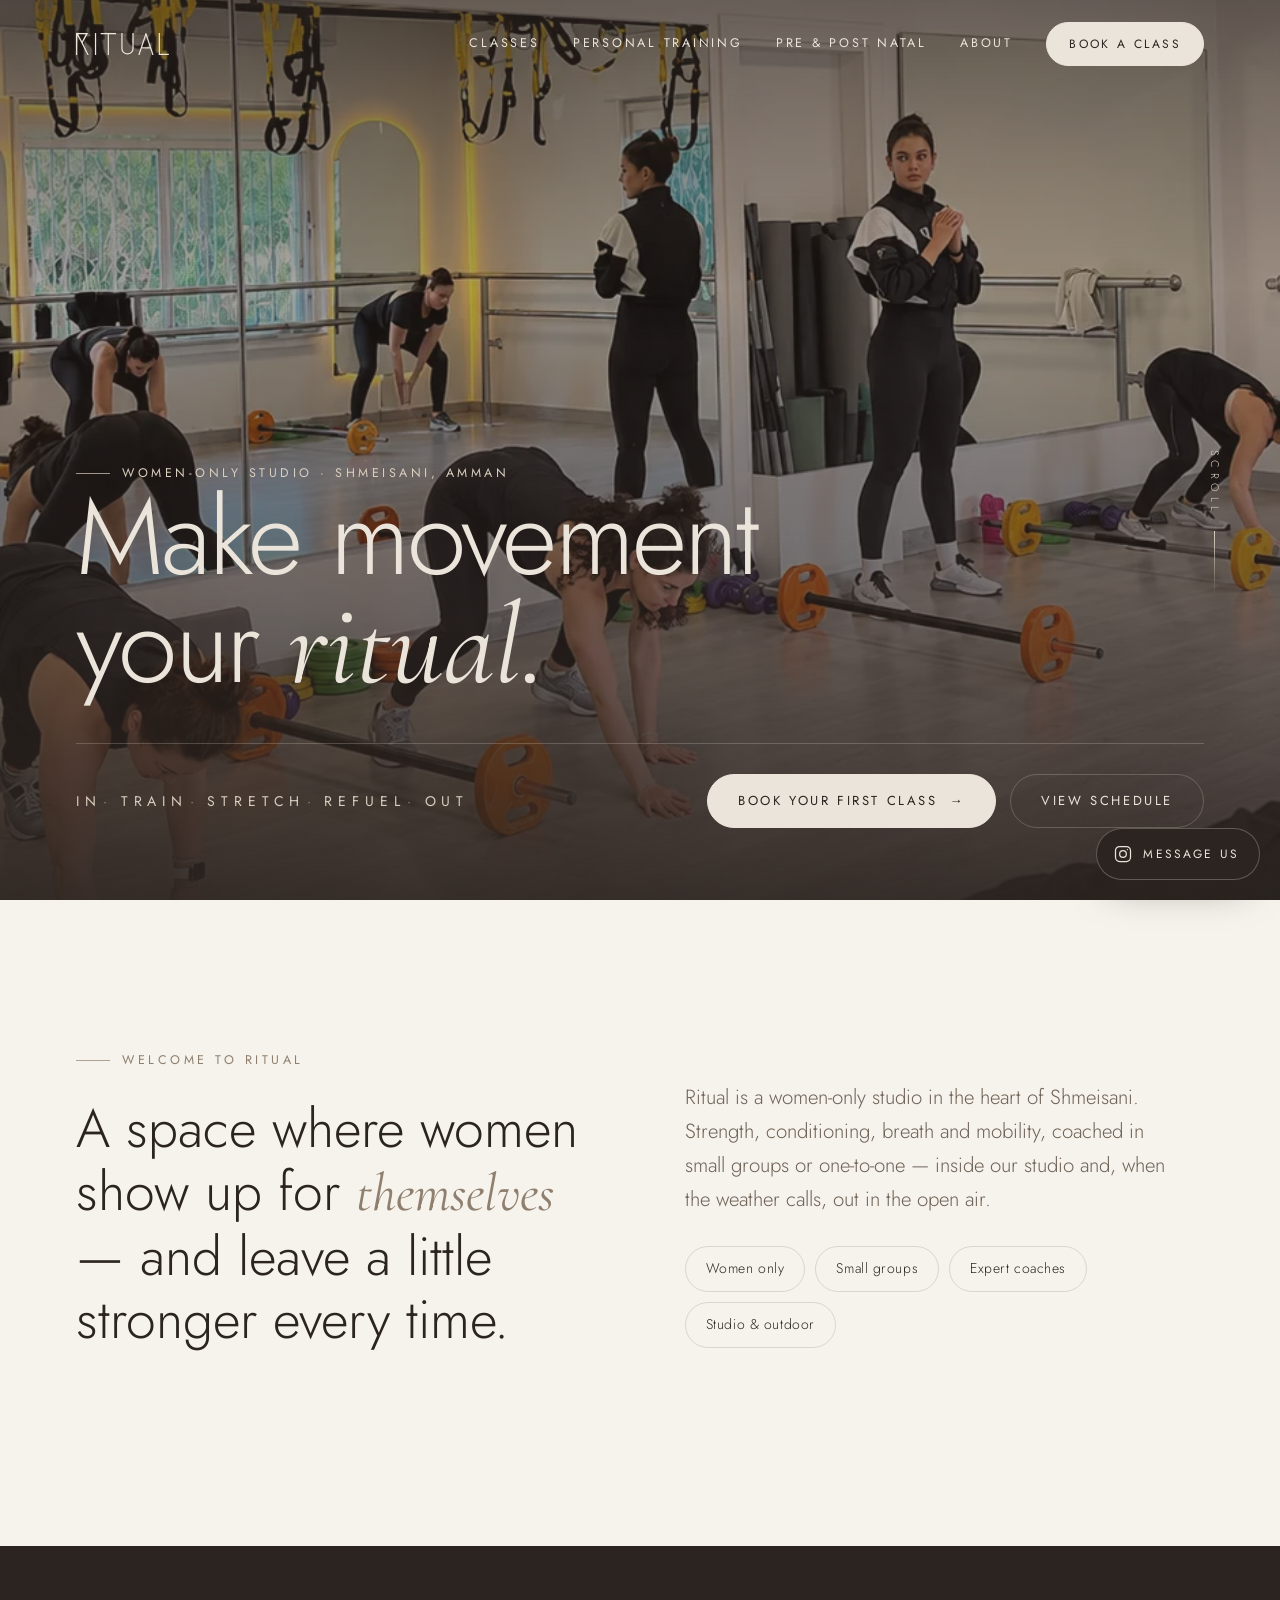
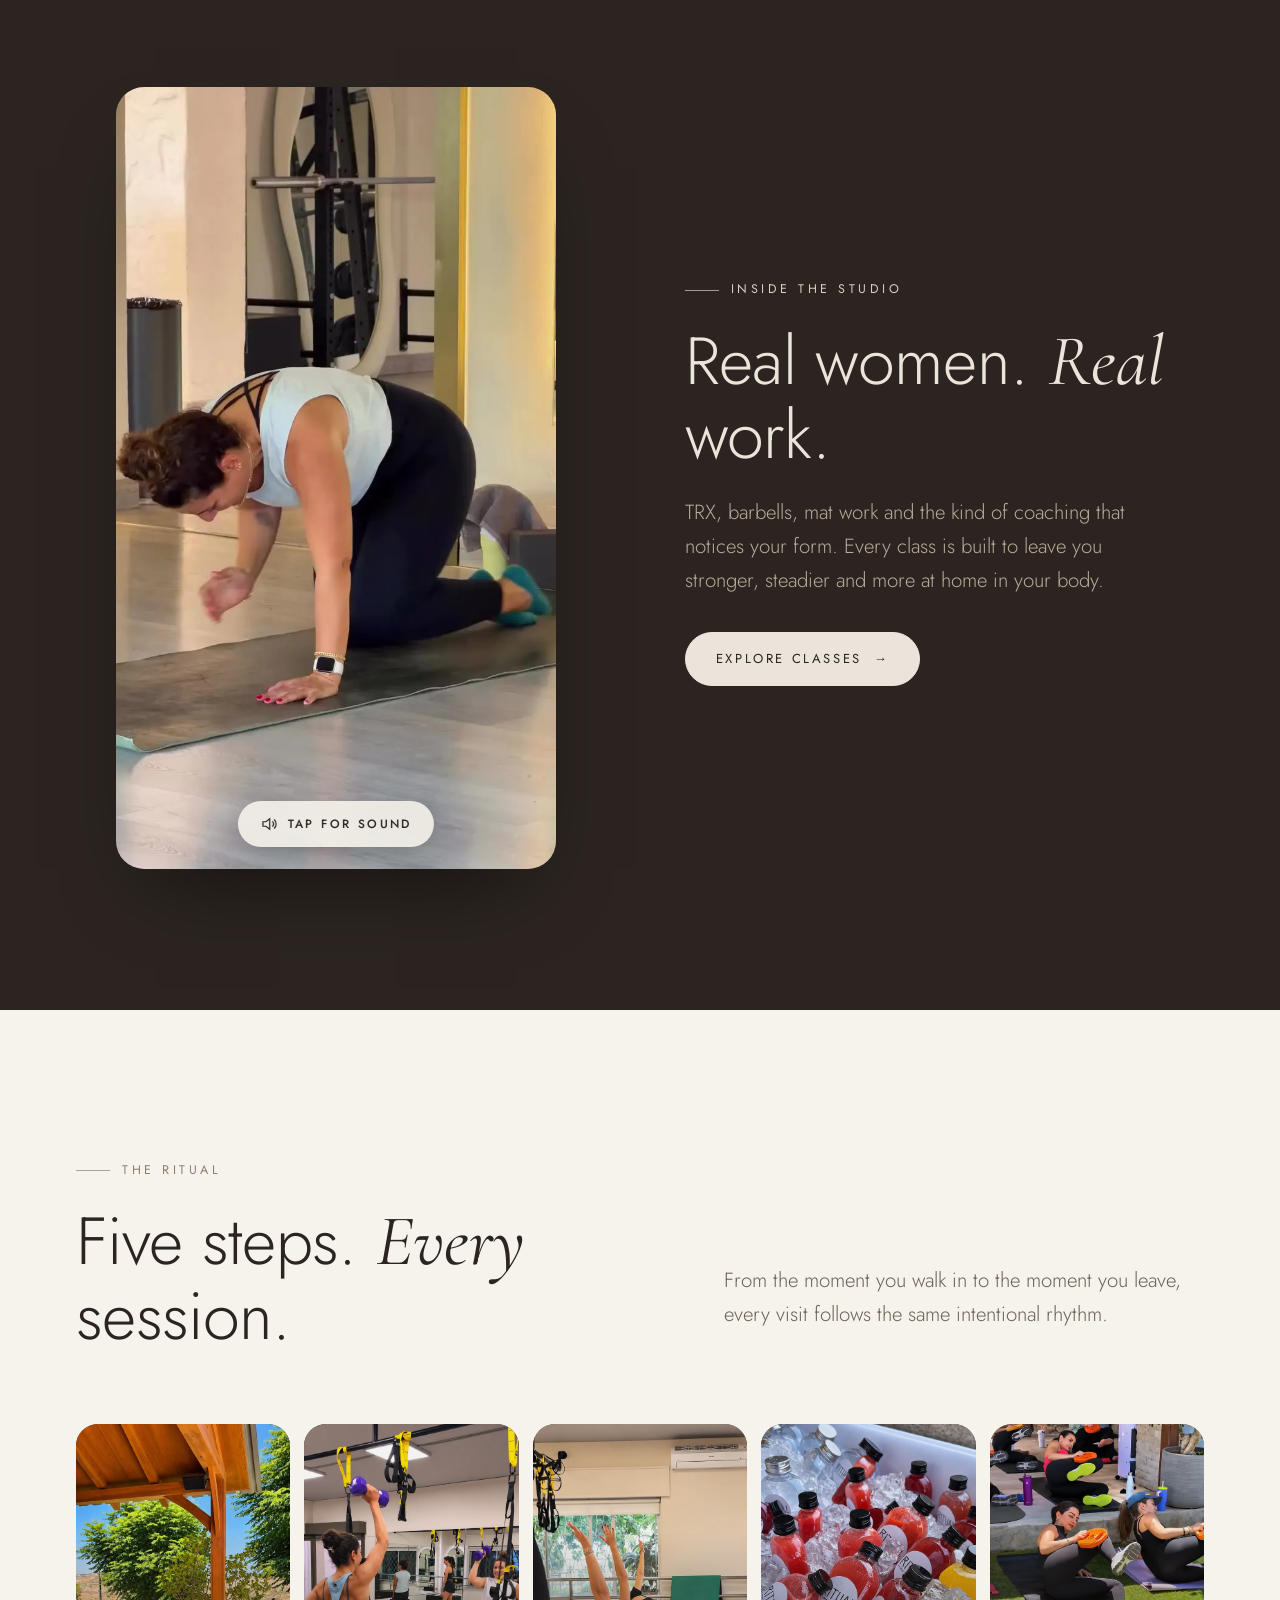
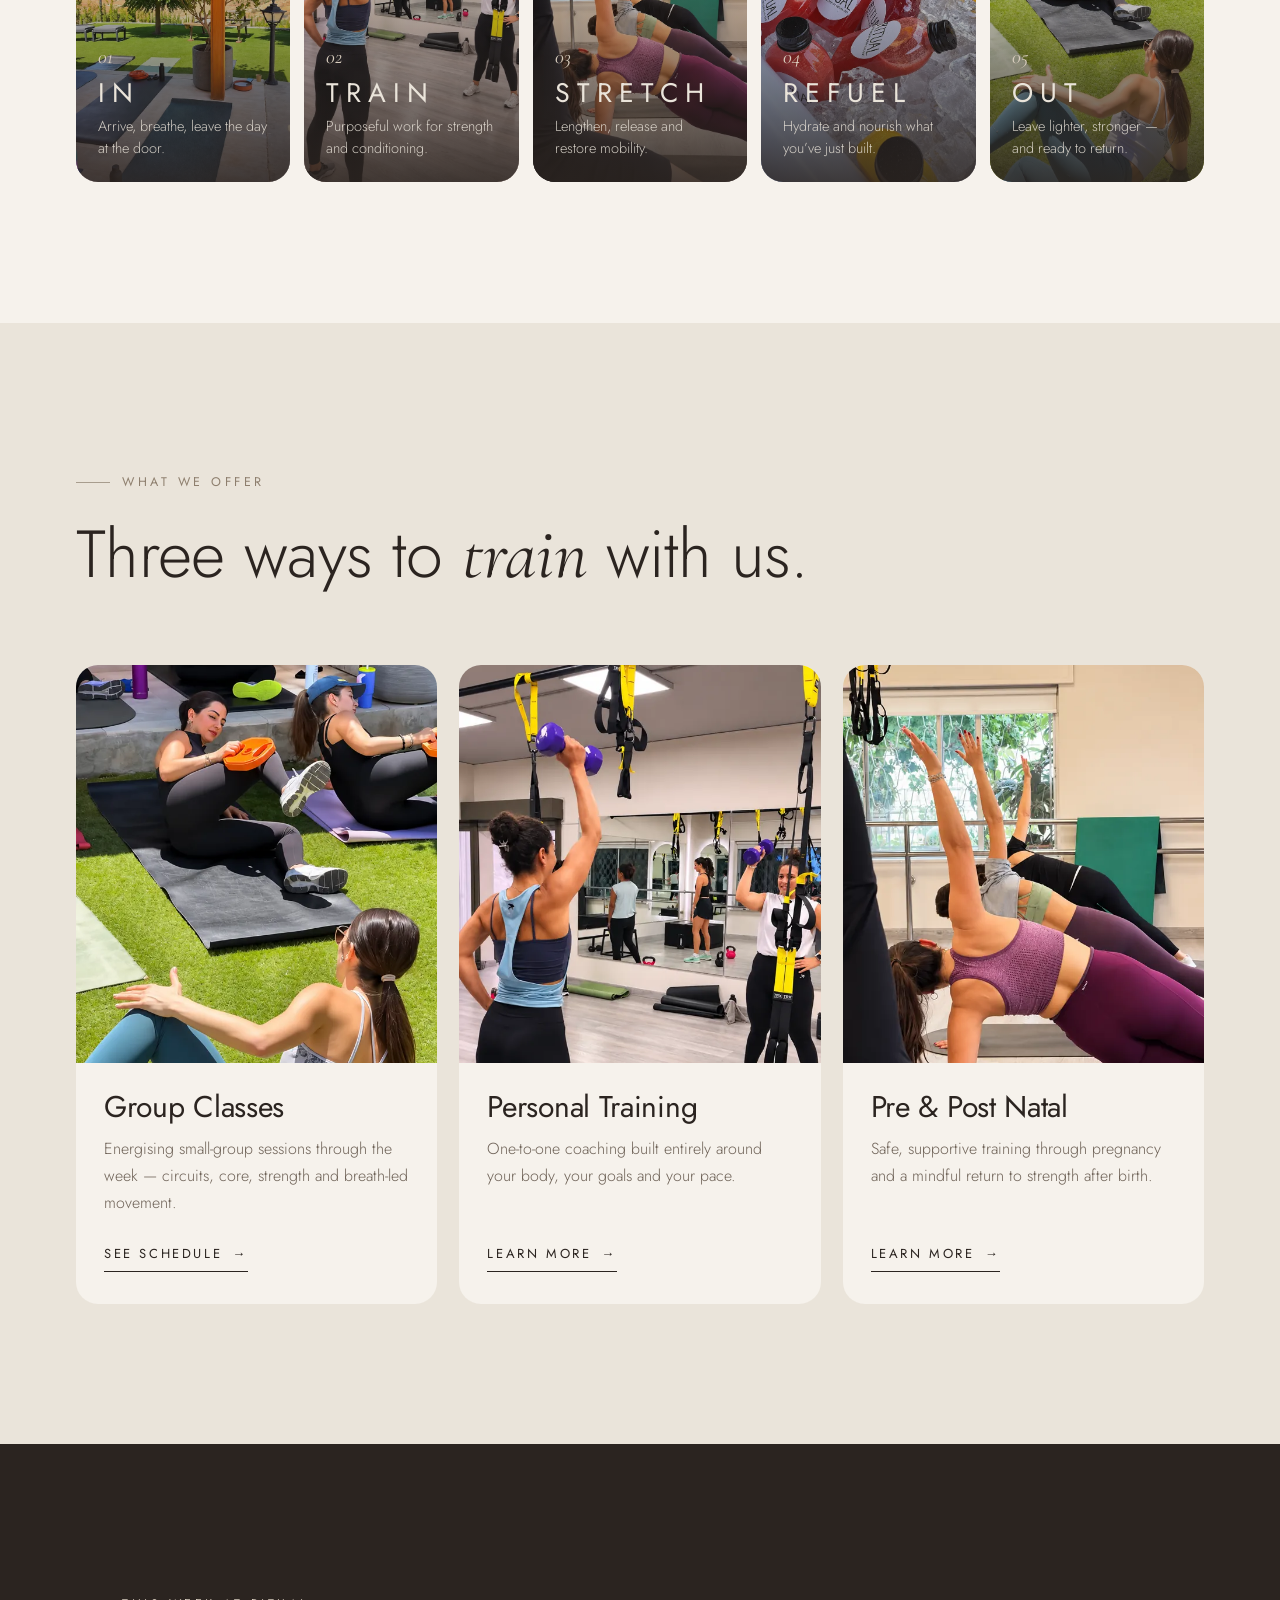
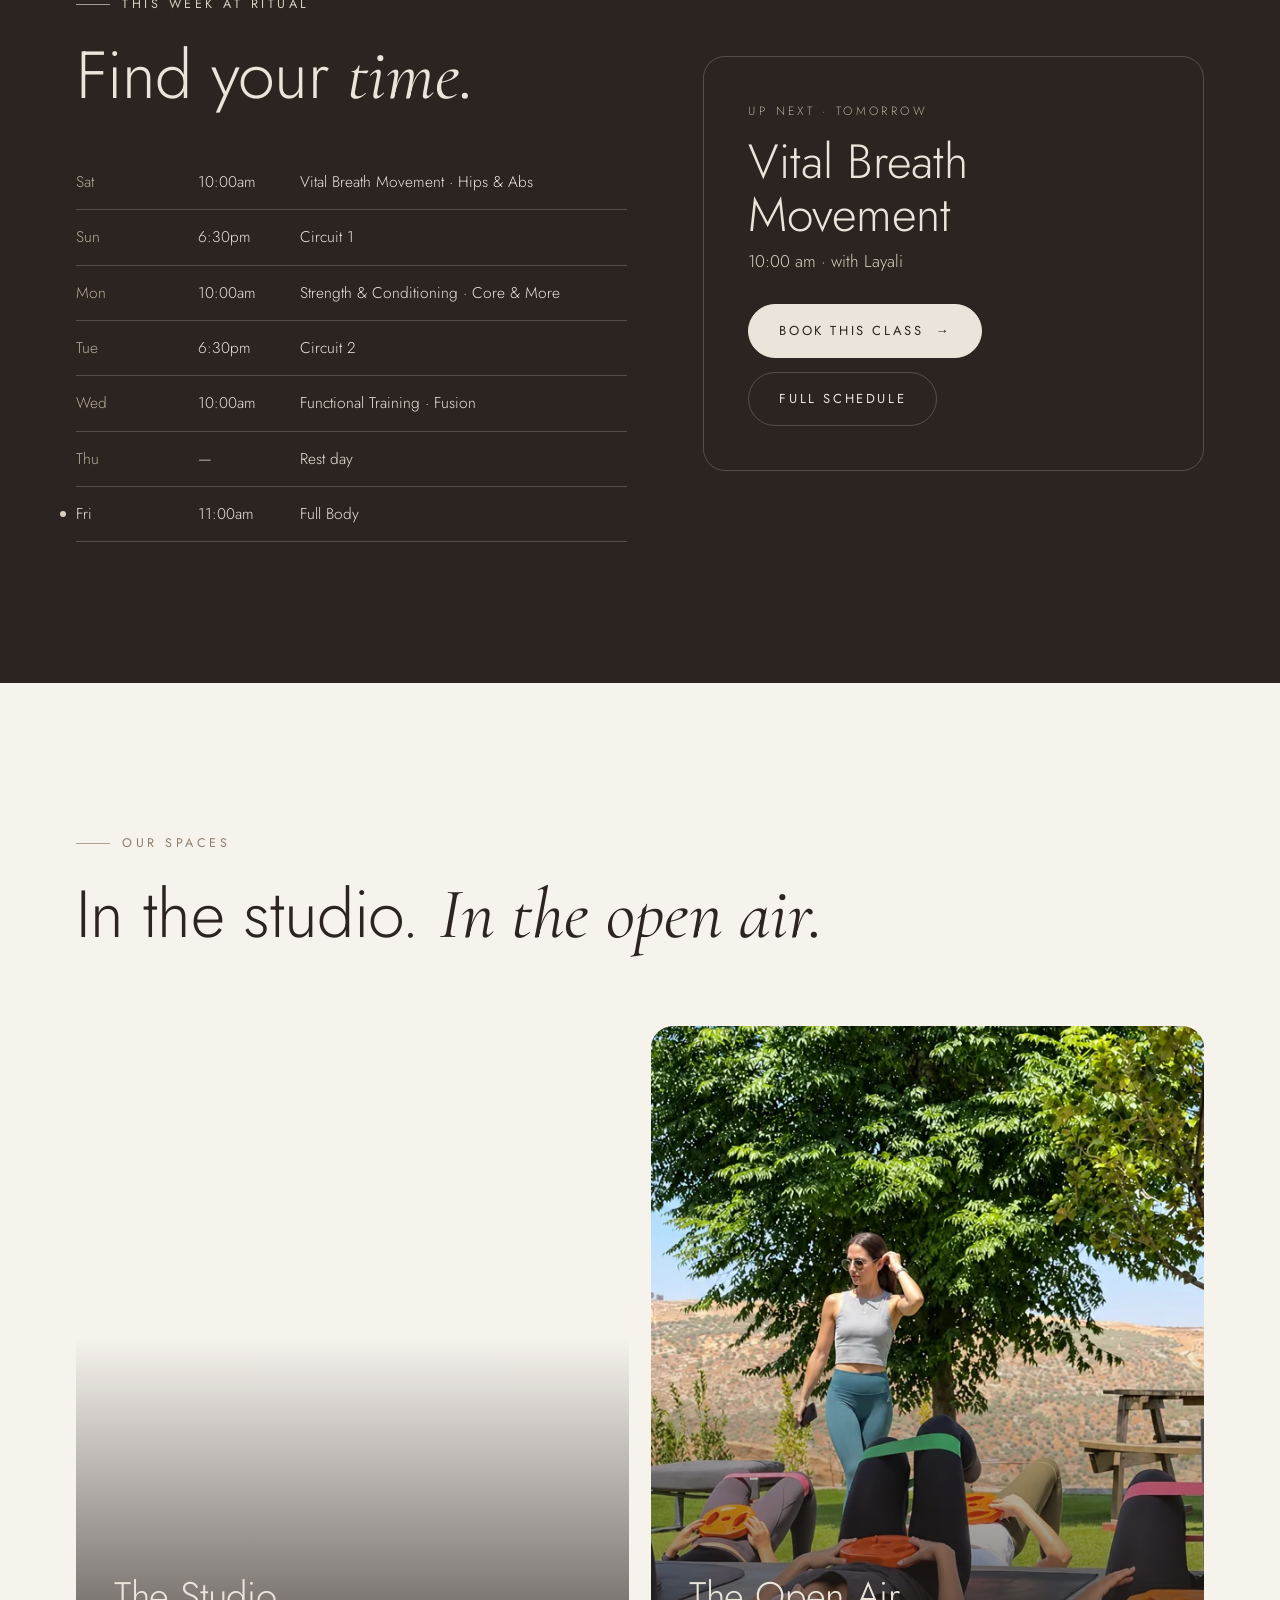
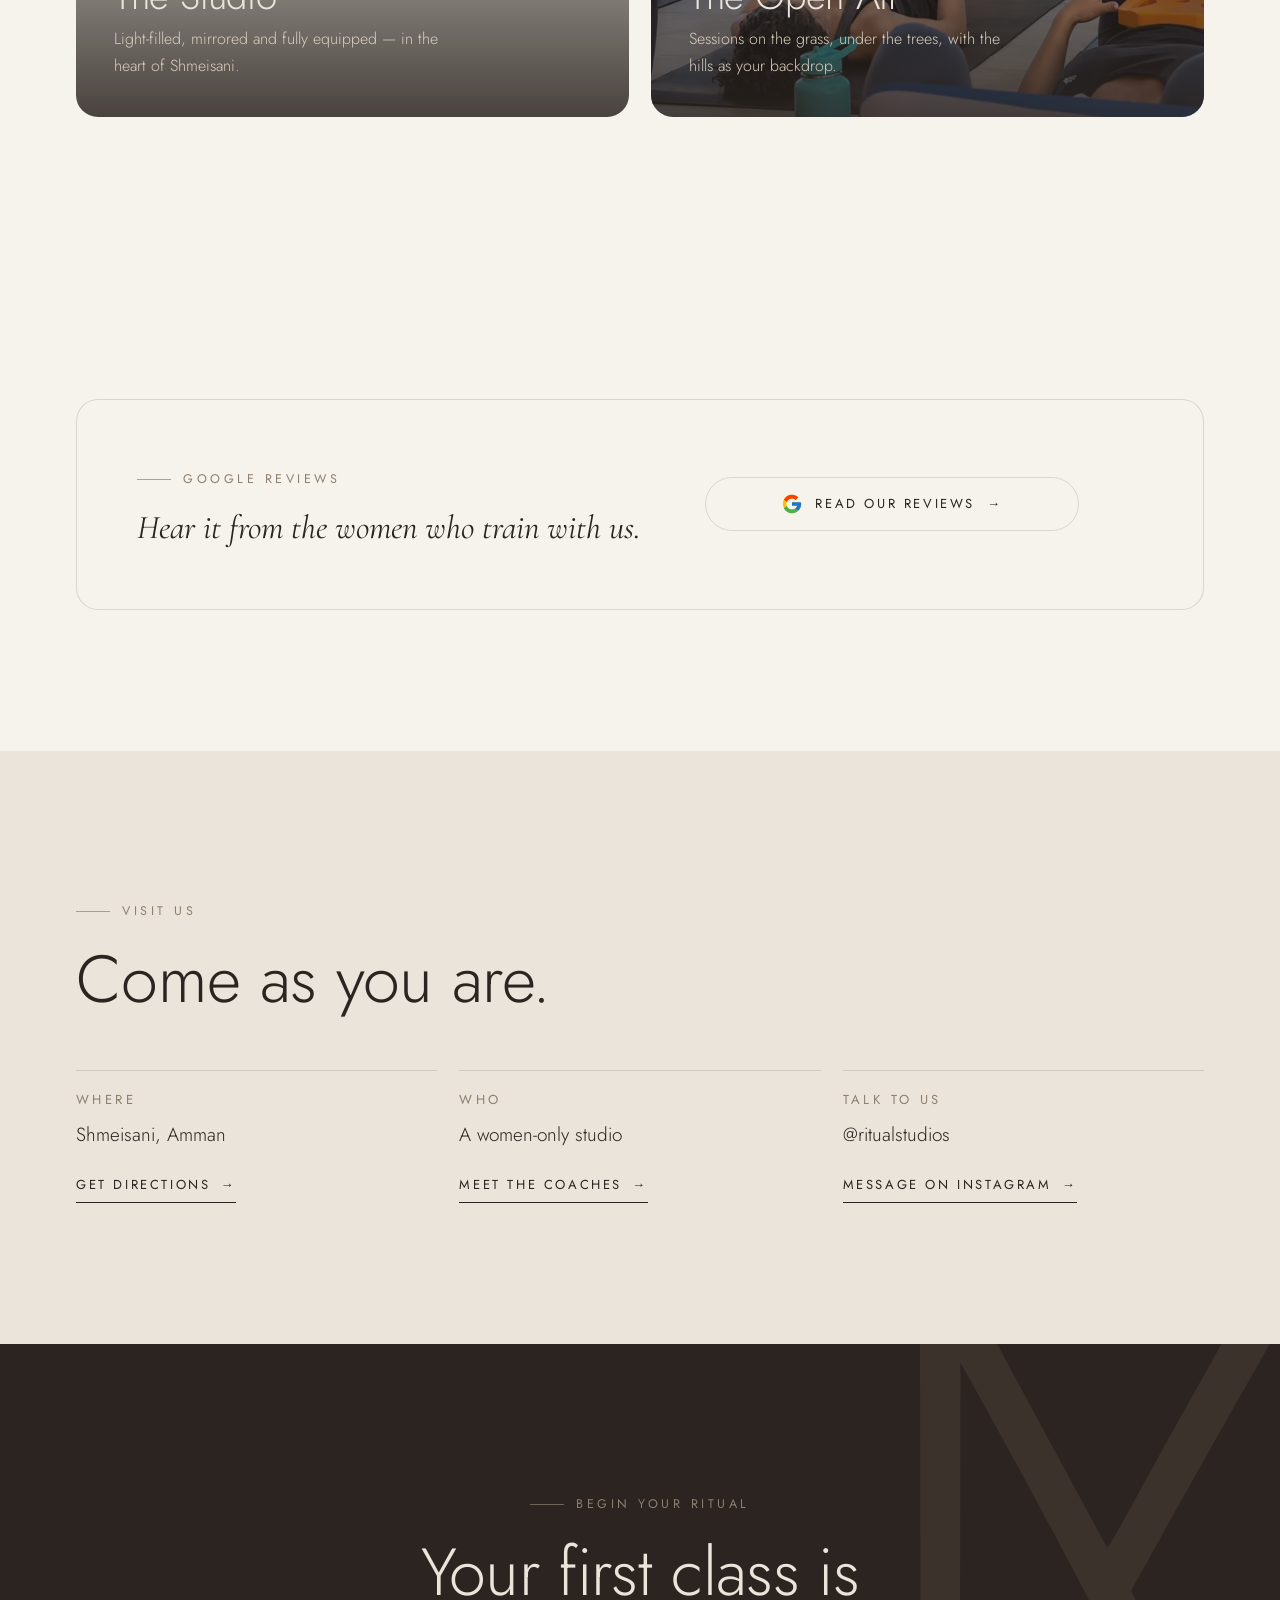
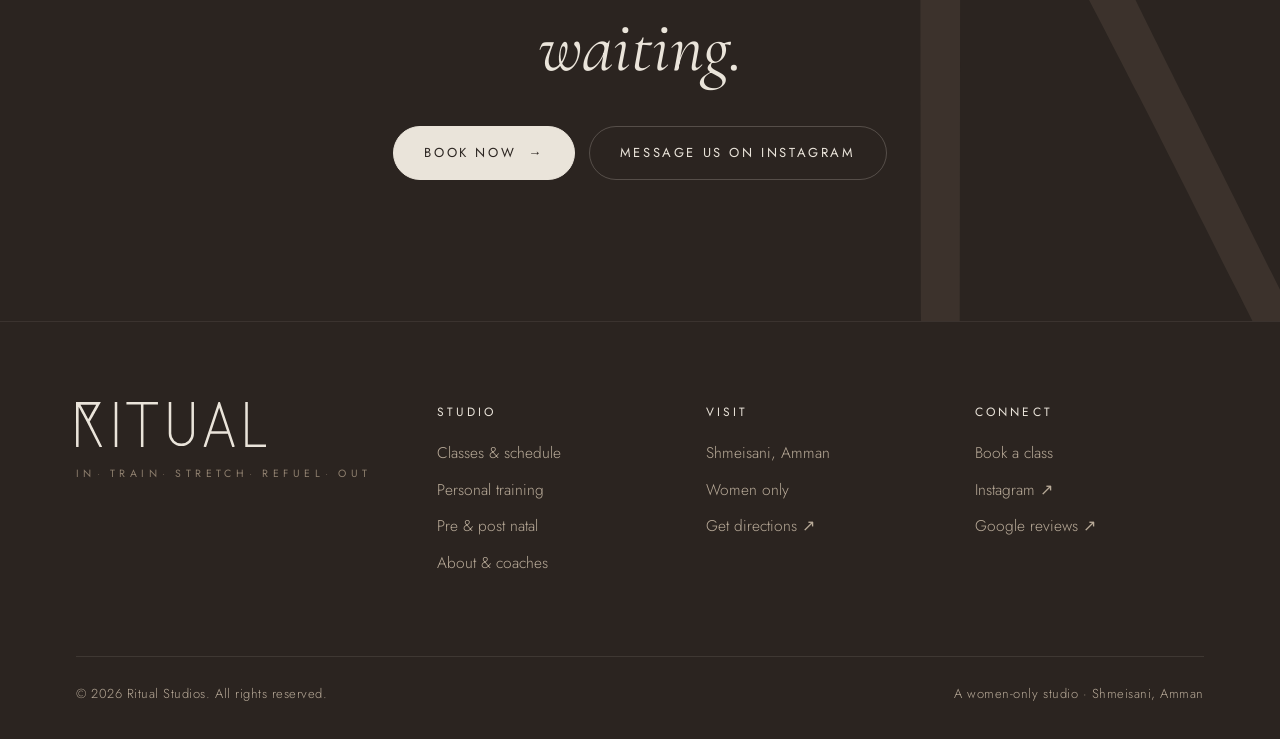
<file: index.html>
<!DOCTYPE html>
<html lang="en" class="no-js">
<head>
<meta charset="utf-8">
<meta name="viewport" content="width=device-width, initial-scale=1, viewport-fit=cover">
<title>Ritual Studios — Women-only fitness studio in Shmeisani, Amman</title>
<meta name="description" content="A women-only studio in Shmeisani, Amman. Group classes, personal training and pre & post natal training — in the studio and in the open air.">
<meta name="theme-color" content="#2B2420">
<meta property="og:type" content="website">
<meta property="og:site_name" content="Ritual Studios">
<meta property="og:title" content="Ritual Studios — Women-only fitness studio in Shmeisani, Amman">
<meta property="og:description" content="A women-only studio in Shmeisani, Amman. Group classes, personal training and pre & post natal training — in the studio and in the open air.">
<meta property="og:image" content="assets/img/studio-hall.webp">
<meta name="twitter:card" content="summary_large_image">
<link rel="icon" href="assets/brand/favicon.svg" type="image/svg+xml">
<link rel="icon" href="favicon.ico" sizes="32x32">
<link rel="apple-touch-icon" href="assets/brand/apple-touch-icon.png">
<link rel="preload" href="assets/fonts/jost-latin-300-normal.woff2" as="font" type="font/woff2" crossorigin>
<link rel="stylesheet" href="assets/css/style.css">
<script type="application/ld+json">{"@context": "https://schema.org", "@type": "ExerciseGym", "name": "Ritual Studios", "description": "Women-only fitness studio in Shmeisani, Amman: group classes, personal training and pre/post natal training.", "address": {"@type": "PostalAddress", "addressLocality": "Shmeisani, Amman", "addressCountry": "JO"}, "sameAs": ["https://www.instagram.com/ritualstudios/"], "hasMap": "https://maps.app.goo.gl/66debxw34wgPGRtBA"}</script>
</head>
<body data-page="home">
<a class="visually-hidden" href="#main">Skip to content</a>
<header class="site-header">
  <div class="wrap">
    <a class="brand" href="index.html" aria-label="Ritual Studios — home"><svg xmlns="http://www.w3.org/2000/svg" viewBox="0 0 422 100" role="img" aria-label="Ritual Studios"><path transform="translate(-42.842,-18.579) scale(0.10929)" fill="currentColor" fill-rule="evenodd" d="M445.0,677.5L445.5,270.5L447.1,273.0C449.0,275.8 477.3,326.9 499.0,366.5C506.8,380.8 515.6,396.8 518.5,402.0C521.4,407.2 527.3,418.0 531.5,426.0C535.8,434.0 550.0,460.3 563.0,484.5C588.6,532.0 635.9,622.2 659.0,667.5C666.8,682.9 675.8,700.5 679.0,706.5C695.1,737.3 738.1,822.4 811.5,968.5C843.3,1031.8 869.8,1083.8 870.4,1084.2C871.0,1084.7 883.2,1084.9 897.4,1084.7L923.3,1084.5L924.2,1083.0C925.2,1081.4 882.7,995.3 744.1,718.2C704.5,638.9 672.0,573.5 672.0,573.0C672.0,572.5 679.3,559.1 688.2,543.3C697.1,527.4 706.2,511.1 708.5,507.0C720.0,486.2 729.4,469.2 736.0,457.5C740.1,450.4 745.0,441.6 747.0,438.0C767.6,401.2 802.4,339.4 807.0,331.5C810.2,326.0 823.5,302.6 836.5,279.5C849.6,256.4 864.0,231.0 868.5,223.0C888.4,188.0 894.1,177.0 893.8,174.8L893.5,172.5L863.0,171.9C846.2,171.5 734.0,170.7 613.7,170.0C439.2,169.1 394.6,169.1 393.4,170.1L391.9,171.3L392.5,599.9C392.8,835.6 393.3,1041.2 393.6,1056.8L394.2,1085.0L419.4,1084.8L444.5,1084.5L445.0,677.5ZM637.7,510.8C630.0,497.1 615.7,470.8 573.3,392.0C559.8,367.0 546.4,342.2 543.5,337.0C540.6,331.8 533.3,318.3 527.2,307.0C521.2,295.7 509.0,273.1 500.1,256.6C491.2,240.2 484.1,226.1 484.4,225.4L484.9,224.0L643.5,224.0L802.0,224.0L802.0,225.3C802.0,226.1 799.8,230.7 797.1,235.6C791.0,246.9 777.5,271.3 772.0,281.0C769.7,285.1 765.4,292.8 762.5,298.0C759.6,303.2 752.0,316.9 745.5,328.5C729.1,357.7 706.0,399.4 676.5,453.0C651.0,499.2 642.4,514.4 641.2,514.8C640.6,515.0 639.1,513.2 637.7,510.8Z"/><g fill="none" stroke="currentColor" stroke-width="5.6" stroke-linecap="butt" stroke-linejoin="miter">
<path d="M88.8,0V100"/>
<path d="M112,2.8H182M147,2.8V100"/>
<path d="M208.8,0V70A25.2,25.2 0 0 0 259.2,70V0"/>
<path d="M286,100L318,3.8L350,100M296.5,68H339.5"/>
<path d="M378.8,0V97.2H422"/>
</g></svg></a>
    <nav class="nav" id="site-nav" aria-label="Main">
      <a href="classes.html">Classes</a><a href="personal-training.html">Personal Training</a><a href="pre-post-natal.html">Pre &amp; Post Natal</a><a href="about.html">About</a>
      <a class="btn btn--sm" href="book.html">Book a class</a>
    </nav>
    <button class="menu-toggle" aria-controls="site-nav" aria-expanded="false" aria-label="Menu"><span></span><span></span></button>
  </div>
</header>
<main id="main">
<section class="hero">
  <div class="hero__media"><img src="assets/img/studio-hall.webp" srcset="assets/img/studio-hall-sm.webp 640w, assets/img/studio-hall.webp 1100w" sizes="100vw" alt="A group class at Ritual Studios with TRX straps and barbells" fetchpriority="high" decoding="async"></div>
  <div class="wrap hero__content">
    <span class="eyebrow reveal">Women-only studio · Shmeisani, Amman</span>
    <h1 class="display reveal reveal-d1">Make movement your <em>ritual.</em></h1>
    <div class="hero__bottom reveal reveal-d2">
      <p class="tagline" aria-label="In, train, stretch, refuel, out"><span>In</span><span>Train</span><span>Stretch</span><span>Refuel</span><span>Out</span></p>
      <div class="btn-row">
        <a class="btn btn--light" href="book.html">Book your first class <span class="arrow" aria-hidden="true">→</span></a>
        <a class="btn btn--ghost-light" href="classes.html">View schedule</a>
      </div>
    </div>
  </div>
  <span class="scroll-cue" aria-hidden="true">Scroll</span>
</section>

<section class="section">
  <div class="wrap split">
    <div>
      <span class="eyebrow reveal">Welcome to Ritual</span>
      <p class="statement reveal reveal-d1" style="margin-top:26px">A space where women show up for <em>themselves</em> — and leave a little stronger every time.</p>
    </div>
    <div class="reveal reveal-d2">
      <p class="lead">Ritual is a women-only studio in the heart of Shmeisani. Strength, conditioning, breath and mobility, coached in small groups or one-to-one — inside our studio and, when the weather calls, out in the open air.</p>
      <ul class="pill-list"><li>Women only</li><li>Small groups</li><li>Expert coaches</li><li>Studio &amp; outdoor</li></ul>
    </div>
  </div>
</section>

<section class="section section--dark">
  <div class="wrap studio-film">
    <div class="film-frame reveal" data-film>
      <video src="assets/video/inside-the-studio.mp4" poster="assets/video/inside-the-studio-poster.webp" autoplay muted loop playsinline preload="metadata" aria-label="A look inside Ritual Studios classes"></video>
      <button class="sound-btn" type="button" aria-label="Turn sound on">
        <svg class="icon-on" viewBox="0 0 24 24" fill="none" stroke="currentColor" stroke-width="1.6" aria-hidden="true"><path d="M4 9h4l5-4v14l-5-4H4z"/><path d="M16.5 8.5a5 5 0 0 1 0 7M19 6a8.5 8.5 0 0 1 0 12"/></svg>
        <svg class="icon-off" viewBox="0 0 24 24" fill="none" stroke="currentColor" stroke-width="1.6" aria-hidden="true"><path d="M4 9h4l5-4v14l-5-4H4z"/><path d="M17 9l5 6M22 9l-5 6"/></svg>
        <span class="label">Tap for sound</span>
      </button>
    </div>
    <div>
      <span class="eyebrow reveal">Inside the studio</span>
      <h2 class="h2 reveal reveal-d1" style="margin-top:22px">Real women. <em>Real</em> work.</h2>
      <p class="lead reveal reveal-d2" style="margin-top:24px">TRX, barbells, mat work and the kind of coaching that notices your form. Every class is built to leave you stronger, steadier and more at home in your body.</p>
      <div class="btn-row reveal reveal-d3" style="margin-top:34px"><a class="btn btn--light" href="classes.html">Explore classes <span class="arrow" aria-hidden="true">→</span></a></div>
    </div>
  </div>
</section>

<section class="section">
  <div class="wrap">
    <div class="ritual-head">
      <div><span class="eyebrow reveal">The Ritual</span>
      <h2 class="h2 reveal reveal-d1" style="margin-top:22px;max-width:14ch">Five steps. <em>Every</em> session.</h2></div>
      <p class="lead reveal reveal-d2">From the moment you walk in to the moment you leave, every visit follows the same intentional rhythm.</p>
    </div>
    <ol class="ritual-steps">
      <li class="step reveal"><img src="assets/img/garden-pergola.webp" srcset="assets/img/garden-pergola-sm.webp 640w, assets/img/garden-pergola.webp 1100w" sizes="(max-width:1100px) 70vw, 20vw" alt="The garden and pergola where outdoor sessions begin" loading="lazy" decoding="async"><div class="step__body"><span class="step__num">01</span><h3 class="step__title">In</h3><p class="step__text">Arrive, breathe, leave the day at the door.</p></div></li>
      <li class="step reveal reveal-d1"><img src="assets/img/pt-dumbbells.webp" srcset="assets/img/pt-dumbbells-sm.webp 640w, assets/img/pt-dumbbells.webp 1100w" sizes="(max-width:1100px) 70vw, 20vw" alt="Members training with dumbbells between TRX straps" loading="lazy" decoding="async"><div class="step__body"><span class="step__num">02</span><h3 class="step__title">Train</h3><p class="step__text">Purposeful work for strength and conditioning.</p></div></li>
      <li class="step reveal reveal-d2"><img src="assets/img/side-plank.webp" srcset="assets/img/side-plank-sm.webp 640w, assets/img/side-plank.webp 1100w" sizes="(max-width:1100px) 70vw, 20vw" alt="Members holding a side plank" loading="lazy" decoding="async" style="object-position:40% 50%"><div class="step__body"><span class="step__num">03</span><h3 class="step__title">Stretch</h3><p class="step__text">Lengthen, release and restore mobility.</p></div></li>
      <li class="step reveal reveal-d3"><img src="assets/img/refuel-juices.webp" srcset="assets/img/refuel-juices-sm.webp 640w, assets/img/refuel-juices.webp 1100w" sizes="(max-width:1100px) 70vw, 20vw" alt="Ritual branded fresh juices on ice" loading="lazy" decoding="async"><div class="step__body"><span class="step__num">04</span><h3 class="step__title">Refuel</h3><p class="step__text">Hydrate and nourish what you’ve just built.</p></div></li>
      <li class="step reveal reveal-d4"><img src="assets/img/outdoor-class.webp" srcset="assets/img/outdoor-class-sm.webp 640w, assets/img/outdoor-class.webp 1100w" sizes="(max-width:1100px) 70vw, 20vw" alt="An outdoor mat class on the grass" loading="lazy" decoding="async"><div class="step__body"><span class="step__num">05</span><h3 class="step__title">Out</h3><p class="step__text">Leave lighter, stronger — and ready to return.</p></div></li>
    </ol>
  </div>
</section>

<section class="section section--sand">
  <div class="wrap">
    <span class="eyebrow reveal">What we offer</span>
    <h2 class="h2 reveal reveal-d1" style="margin-top:22px">Three ways to <em>train</em> with us.</h2>
    <div class="offerings">
      <a class="offer reveal" href="classes.html"><div class="offer__img"><img src="assets/img/outdoor-class.webp" srcset="assets/img/outdoor-class-sm.webp 640w, assets/img/outdoor-class.webp 1100w" sizes="(max-width:960px) 100vw, 33vw" alt="A Ritual group class" loading="lazy" decoding="async"></div>
        <div class="offer__body"><h3 class="h3">Group Classes</h3><p>Energising small-group sessions through the week — circuits, core, strength and breath-led movement.</p><span class="link-line">See schedule <span class="arrow" aria-hidden="true">→</span></span></div></a>
      <a class="offer reveal reveal-d1" href="personal-training.html"><div class="offer__img"><img src="assets/img/pt-dumbbells.webp" srcset="assets/img/pt-dumbbells-sm.webp 640w, assets/img/pt-dumbbells.webp 1100w" sizes="(max-width:960px) 100vw, 33vw" alt="Personal training at Ritual" loading="lazy" decoding="async" style="object-position:50% 20%"></div>
        <div class="offer__body"><h3 class="h3">Personal Training</h3><p>One-to-one coaching built entirely around your body, your goals and your pace.</p><span class="link-line">Learn more <span class="arrow" aria-hidden="true">→</span></span></div></a>
      <a class="offer reveal reveal-d2" href="pre-post-natal.html"><div class="offer__img"><img src="assets/img/side-plank.webp" srcset="assets/img/side-plank-sm.webp 640w, assets/img/side-plank.webp 1100w" sizes="(max-width:960px) 100vw, 33vw" alt="Pre and post natal training at Ritual" loading="lazy" decoding="async" style="object-position:35% 50%"></div>
        <div class="offer__body"><h3 class="h3">Pre &amp; Post Natal</h3><p>Safe, supportive training through pregnancy and a mindful return to strength after birth.</p><span class="link-line">Learn more <span class="arrow" aria-hidden="true">→</span></span></div></a>
    </div>
  </div>
</section>

<section class="section section--dark" data-up-next>
  <div class="wrap up-next">
    <div>
      <span class="eyebrow reveal">This week at Ritual</span>
      <h2 class="h2 reveal reveal-d1" style="margin:22px 0 40px">Find your <em>time.</em></h2>
      <ul class="mini-week reveal reveal-d2"></ul>
    </div>
    <div class="next-card reveal reveal-d2">
      <p class="next-card__label">Up next</p>
      <p class="next-card__class">Your next class</p>
      <p class="next-card__meta">See the full timetable</p>
      <div class="btn-row"><a class="btn btn--light" href="book.html">Book this class <span class="arrow" aria-hidden="true">→</span></a><a class="btn btn--ghost-light" href="classes.html">Full schedule</a></div>
    </div>
  </div>
</section>

<section class="section">
  <div class="wrap">
    <span class="eyebrow reveal">Our spaces</span>
    <h2 class="h2 reveal reveal-d1" style="margin-top:22px">In the studio. <em>In the open air.</em></h2>
    <div class="spaces">
      <div class="space reveal"><img src="assets/img/studio-hall.webp" srcset="assets/img/studio-hall-sm.webp 640w, assets/img/studio-hall.webp 1100w" sizes="(max-width:760px) 100vw, 50vw" alt="The Ritual studio in Shmeisani" loading="lazy" decoding="async" style="object-position:50% 30%"><div class="space__body"><h3>The Studio</h3><p>Light-filled, mirrored and fully equipped — in the heart of Shmeisani.</p></div></div>
      <div class="space reveal reveal-d1"><img src="assets/img/coach-outdoor.webp" srcset="assets/img/coach-outdoor-sm.webp 640w, assets/img/coach-outdoor.webp 1100w" sizes="(max-width:760px) 100vw, 50vw" alt="An outdoor session with a view of the hills" loading="lazy" decoding="async" style="object-position:50% 35%"><div class="space__body"><h3>The Open Air</h3><p>Sessions on the grass, under the trees, with the hills as your backdrop.</p></div></div>
    </div>
  </div>
</section>

<section class="section">
  <div class="wrap">
    <div class="reviews-card reveal">
      <div data-rating hidden>
        <div class="rating"><span class="rating__score">5.0</span>
          <span class="stars" aria-hidden="true"><span class="stars__base"><svg viewBox="0 0 24 24" aria-hidden="true"><path fill="currentColor" d="M12 2.5l2.9 6.1 6.6.8-4.9 4.6 1.3 6.6L12 17.3l-5.9 3.3 1.3-6.6L2.5 9.4l6.6-.8z"/></svg><svg viewBox="0 0 24 24" aria-hidden="true"><path fill="currentColor" d="M12 2.5l2.9 6.1 6.6.8-4.9 4.6 1.3 6.6L12 17.3l-5.9 3.3 1.3-6.6L2.5 9.4l6.6-.8z"/></svg><svg viewBox="0 0 24 24" aria-hidden="true"><path fill="currentColor" d="M12 2.5l2.9 6.1 6.6.8-4.9 4.6 1.3 6.6L12 17.3l-5.9 3.3 1.3-6.6L2.5 9.4l6.6-.8z"/></svg><svg viewBox="0 0 24 24" aria-hidden="true"><path fill="currentColor" d="M12 2.5l2.9 6.1 6.6.8-4.9 4.6 1.3 6.6L12 17.3l-5.9 3.3 1.3-6.6L2.5 9.4l6.6-.8z"/></svg><svg viewBox="0 0 24 24" aria-hidden="true"><path fill="currentColor" d="M12 2.5l2.9 6.1 6.6.8-4.9 4.6 1.3 6.6L12 17.3l-5.9 3.3 1.3-6.6L2.5 9.4l6.6-.8z"/></svg></span><span class="stars__fill"><svg viewBox="0 0 24 24" aria-hidden="true"><path fill="currentColor" d="M12 2.5l2.9 6.1 6.6.8-4.9 4.6 1.3 6.6L12 17.3l-5.9 3.3 1.3-6.6L2.5 9.4l6.6-.8z"/></svg><svg viewBox="0 0 24 24" aria-hidden="true"><path fill="currentColor" d="M12 2.5l2.9 6.1 6.6.8-4.9 4.6 1.3 6.6L12 17.3l-5.9 3.3 1.3-6.6L2.5 9.4l6.6-.8z"/></svg><svg viewBox="0 0 24 24" aria-hidden="true"><path fill="currentColor" d="M12 2.5l2.9 6.1 6.6.8-4.9 4.6 1.3 6.6L12 17.3l-5.9 3.3 1.3-6.6L2.5 9.4l6.6-.8z"/></svg><svg viewBox="0 0 24 24" aria-hidden="true"><path fill="currentColor" d="M12 2.5l2.9 6.1 6.6.8-4.9 4.6 1.3 6.6L12 17.3l-5.9 3.3 1.3-6.6L2.5 9.4l6.6-.8z"/></svg><svg viewBox="0 0 24 24" aria-hidden="true"><path fill="currentColor" d="M12 2.5l2.9 6.1 6.6.8-4.9 4.6 1.3 6.6L12 17.3l-5.9 3.3 1.3-6.6L2.5 9.4l6.6-.8z"/></svg></span></span></div>
        <p class="rating__meta"></p>
      </div>
      <div>
        <span class="eyebrow">Google reviews</span>
        <p class="reviews-quote" style="margin:16px 0 0">Hear it from the women who train with us.</p>
      </div>
      <a class="btn btn--ghost" data-link="reviewsUrl" href="https://maps.app.goo.gl/66debxw34wgPGRtBA" target="_blank" rel="noopener"><svg class="g-logo" viewBox="0 0 48 48" aria-hidden="true"><path fill="#FFC107" d="M43.6 20.5H42V20H24v8h11.3C33.7 32.7 29.2 36 24 36c-6.6 0-12-5.4-12-12s5.4-12 12-12c3.1 0 5.8 1.2 7.9 3.1l5.7-5.7C34 6.1 29.3 4 24 4 12.9 4 4 12.9 4 24s8.9 20 20 20 20-8.9 20-20c0-1.3-.1-2.4-.4-3.5z"/><path fill="#FF3D00" d="M6.3 14.7l6.6 4.8C14.7 15.1 19 12 24 12c3.1 0 5.8 1.2 7.9 3.1l5.7-5.7C34 6.1 29.3 4 24 4 16.3 4 9.7 8.3 6.3 14.7z"/><path fill="#4CAF50" d="M24 44c5.2 0 9.9-2 13.4-5.2l-6.2-5.2C29.2 35.1 26.7 36 24 36c-5.2 0-9.6-3.3-11.3-7.9l-6.5 5C9.5 39.6 16.2 44 24 44z"/><path fill="#1976D2" d="M43.6 20.5H42V20H24v8h11.3c-.8 2.2-2.2 4.2-4.1 5.6l6.2 5.2C37 39.2 44 34 44 24c0-1.3-.1-2.4-.4-3.5z"/></svg> Read our reviews <span class="arrow" aria-hidden="true">→</span></a>
    </div>
  </div>
</section>


<section class="section section--sand">
  <div class="wrap">
    <span class="eyebrow reveal">Visit us</span>
    <h2 class="h2 reveal reveal-d1" style="margin-top:22px">Come as you are.</h2>
    <div class="visit-grid">
      <div class="visit-item reveal"><h3>Where</h3><p>Shmeisani, Amman</p><a class="link-line" data-link="mapsUrl" href="https://maps.app.goo.gl/66debxw34wgPGRtBA" target="_blank" rel="noopener">Get directions <span class="arrow" aria-hidden="true">→</span></a></div>
      <div class="visit-item reveal reveal-d1"><h3>Who</h3><p>A women-only studio</p><a class="link-line" href="about.html">Meet the coaches <span class="arrow" aria-hidden="true">→</span></a></div>
      <div class="visit-item reveal reveal-d2"><h3>Talk to us</h3><p>@ritualstudios</p><a class="link-line" data-link="instagramDM" href="https://www.instagram.com/ritualstudios/" target="_blank" rel="noopener">Message on Instagram <span class="arrow" aria-hidden="true">→</span></a></div>
    </div>
  </div>
</section>

<section class="section cta-band">
  <div class="cta-band__mark" aria-hidden="true"><svg xmlns="http://www.w3.org/2000/svg" viewBox="380 158 557 939" aria-hidden="true"><path fill="currentColor" fill-rule="evenodd" d="M445.0,677.5L445.5,270.5L447.1,273.0C449.0,275.8 477.3,326.9 499.0,366.5C506.8,380.8 515.6,396.8 518.5,402.0C521.4,407.2 527.3,418.0 531.5,426.0C535.8,434.0 550.0,460.3 563.0,484.5C588.6,532.0 635.9,622.2 659.0,667.5C666.8,682.9 675.8,700.5 679.0,706.5C695.1,737.3 738.1,822.4 811.5,968.5C843.3,1031.8 869.8,1083.8 870.4,1084.2C871.0,1084.7 883.2,1084.9 897.4,1084.7L923.3,1084.5L924.2,1083.0C925.2,1081.4 882.7,995.3 744.1,718.2C704.5,638.9 672.0,573.5 672.0,573.0C672.0,572.5 679.3,559.1 688.2,543.3C697.1,527.4 706.2,511.1 708.5,507.0C720.0,486.2 729.4,469.2 736.0,457.5C740.1,450.4 745.0,441.6 747.0,438.0C767.6,401.2 802.4,339.4 807.0,331.5C810.2,326.0 823.5,302.6 836.5,279.5C849.6,256.4 864.0,231.0 868.5,223.0C888.4,188.0 894.1,177.0 893.8,174.8L893.5,172.5L863.0,171.9C846.2,171.5 734.0,170.7 613.7,170.0C439.2,169.1 394.6,169.1 393.4,170.1L391.9,171.3L392.5,599.9C392.8,835.6 393.3,1041.2 393.6,1056.8L394.2,1085.0L419.4,1084.8L444.5,1084.5L445.0,677.5ZM637.7,510.8C630.0,497.1 615.7,470.8 573.3,392.0C559.8,367.0 546.4,342.2 543.5,337.0C540.6,331.8 533.3,318.3 527.2,307.0C521.2,295.7 509.0,273.1 500.1,256.6C491.2,240.2 484.1,226.1 484.4,225.4L484.9,224.0L643.5,224.0L802.0,224.0L802.0,225.3C802.0,226.1 799.8,230.7 797.1,235.6C791.0,246.9 777.5,271.3 772.0,281.0C769.7,285.1 765.4,292.8 762.5,298.0C759.6,303.2 752.0,316.9 745.5,328.5C729.1,357.7 706.0,399.4 676.5,453.0C651.0,499.2 642.4,514.4 641.2,514.8C640.6,515.0 639.1,513.2 637.7,510.8Z"/></svg></div>
  <div class="wrap">
    <span class="eyebrow reveal">Begin your ritual</span>
    <h2 class="h2 reveal reveal-d1">Your first class is <em>waiting.</em></h2>
    <div class="btn-row reveal reveal-d2">
      <a class="btn btn--light" href="book.html">Book now <span class="arrow" aria-hidden="true">→</span></a>
      <a class="btn btn--ghost-light" data-link="instagramDM" href="https://www.instagram.com/ritualstudios/" target="_blank" rel="noopener">Message us on Instagram</a>
    </div>
  </div>
</section>

</main>
<a class="ig-float" data-link="instagramDM" href="https://www.instagram.com/ritualstudios/" target="_blank" rel="noopener"><svg viewBox="0 0 24 24" fill="none" stroke="currentColor" stroke-width="1.5" aria-hidden="true"><rect x="3" y="3" width="18" height="18" rx="5"/><circle cx="12" cy="12" r="4"/><circle cx="17.3" cy="6.7" r=".8" fill="currentColor" stroke="none"/></svg><span class="label">Message us</span></a>
<footer class="site-footer">
  <div class="wrap">
    <div class="footer-top">
      <div class="footer-brand"><svg xmlns="http://www.w3.org/2000/svg" viewBox="0 0 422 100" role="img" aria-label="Ritual Studios"><path transform="translate(-42.842,-18.579) scale(0.10929)" fill="currentColor" fill-rule="evenodd" d="M445.0,677.5L445.5,270.5L447.1,273.0C449.0,275.8 477.3,326.9 499.0,366.5C506.8,380.8 515.6,396.8 518.5,402.0C521.4,407.2 527.3,418.0 531.5,426.0C535.8,434.0 550.0,460.3 563.0,484.5C588.6,532.0 635.9,622.2 659.0,667.5C666.8,682.9 675.8,700.5 679.0,706.5C695.1,737.3 738.1,822.4 811.5,968.5C843.3,1031.8 869.8,1083.8 870.4,1084.2C871.0,1084.7 883.2,1084.9 897.4,1084.7L923.3,1084.5L924.2,1083.0C925.2,1081.4 882.7,995.3 744.1,718.2C704.5,638.9 672.0,573.5 672.0,573.0C672.0,572.5 679.3,559.1 688.2,543.3C697.1,527.4 706.2,511.1 708.5,507.0C720.0,486.2 729.4,469.2 736.0,457.5C740.1,450.4 745.0,441.6 747.0,438.0C767.6,401.2 802.4,339.4 807.0,331.5C810.2,326.0 823.5,302.6 836.5,279.5C849.6,256.4 864.0,231.0 868.5,223.0C888.4,188.0 894.1,177.0 893.8,174.8L893.5,172.5L863.0,171.9C846.2,171.5 734.0,170.7 613.7,170.0C439.2,169.1 394.6,169.1 393.4,170.1L391.9,171.3L392.5,599.9C392.8,835.6 393.3,1041.2 393.6,1056.8L394.2,1085.0L419.4,1084.8L444.5,1084.5L445.0,677.5ZM637.7,510.8C630.0,497.1 615.7,470.8 573.3,392.0C559.8,367.0 546.4,342.2 543.5,337.0C540.6,331.8 533.3,318.3 527.2,307.0C521.2,295.7 509.0,273.1 500.1,256.6C491.2,240.2 484.1,226.1 484.4,225.4L484.9,224.0L643.5,224.0L802.0,224.0L802.0,225.3C802.0,226.1 799.8,230.7 797.1,235.6C791.0,246.9 777.5,271.3 772.0,281.0C769.7,285.1 765.4,292.8 762.5,298.0C759.6,303.2 752.0,316.9 745.5,328.5C729.1,357.7 706.0,399.4 676.5,453.0C651.0,499.2 642.4,514.4 641.2,514.8C640.6,515.0 639.1,513.2 637.7,510.8Z"/><g fill="none" stroke="currentColor" stroke-width="5.6" stroke-linecap="butt" stroke-linejoin="miter">
<path d="M88.8,0V100"/>
<path d="M112,2.8H182M147,2.8V100"/>
<path d="M208.8,0V70A25.2,25.2 0 0 0 259.2,70V0"/>
<path d="M286,100L318,3.8L350,100M296.5,68H339.5"/>
<path d="M378.8,0V97.2H422"/>
</g></svg><p class="tagline" aria-label="In, train, stretch, refuel, out"><span>In</span><span>Train</span><span>Stretch</span><span>Refuel</span><span>Out</span></p></div>
      <div class="footer-col"><h4>Studio</h4><ul>
        <li><a href="classes.html">Classes &amp; schedule</a></li>
        <li><a href="personal-training.html">Personal training</a></li>
        <li><a href="pre-post-natal.html">Pre &amp; post natal</a></li>
        <li><a href="about.html">About &amp; coaches</a></li>
      </ul></div>
      <div class="footer-col"><h4>Visit</h4><ul>
        <li>Shmeisani, Amman</li>
        <li>Women only</li>
        <li><a data-link="mapsUrl" href="https://maps.app.goo.gl/66debxw34wgPGRtBA" target="_blank" rel="noopener">Get directions ↗</a></li>
      </ul></div>
      <div class="footer-col"><h4>Connect</h4><ul>
        <li><a href="book.html">Book a class</a></li>
        <li><a data-link="instagramUrl" href="https://www.instagram.com/ritualstudios/" target="_blank" rel="noopener">Instagram ↗</a></li>
        <li><a data-link="reviewsUrl" href="https://maps.app.goo.gl/66debxw34wgPGRtBA" target="_blank" rel="noopener">Google reviews ↗</a></li>
      </ul></div>
    </div>
    <div class="footer-bottom"><span>© <span data-year>2026</span> Ritual Studios. All rights reserved.</span><span>A women-only studio · Shmeisani, Amman</span></div>
  </div>
</footer>
<script src="assets/js/config.js"></script>
<script src="assets/js/main.js"></script>
</body>
</html>
</file>
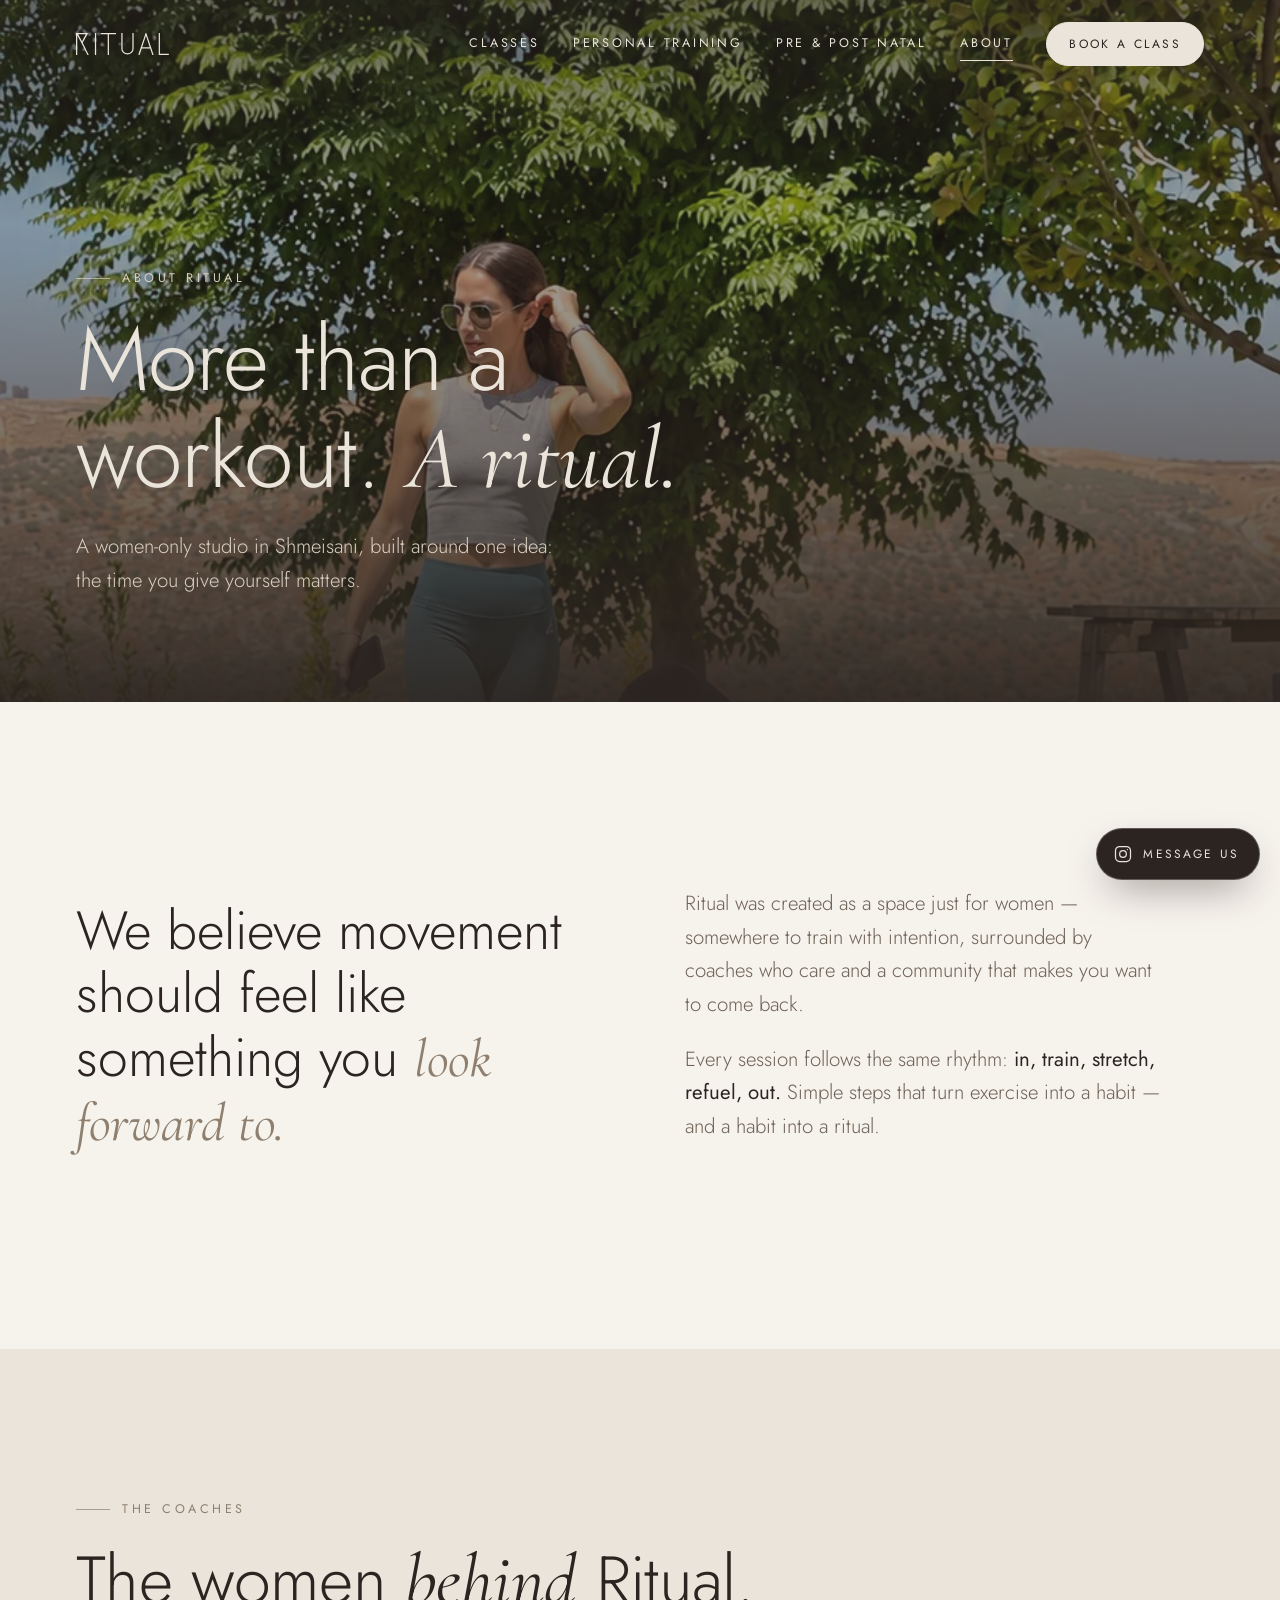
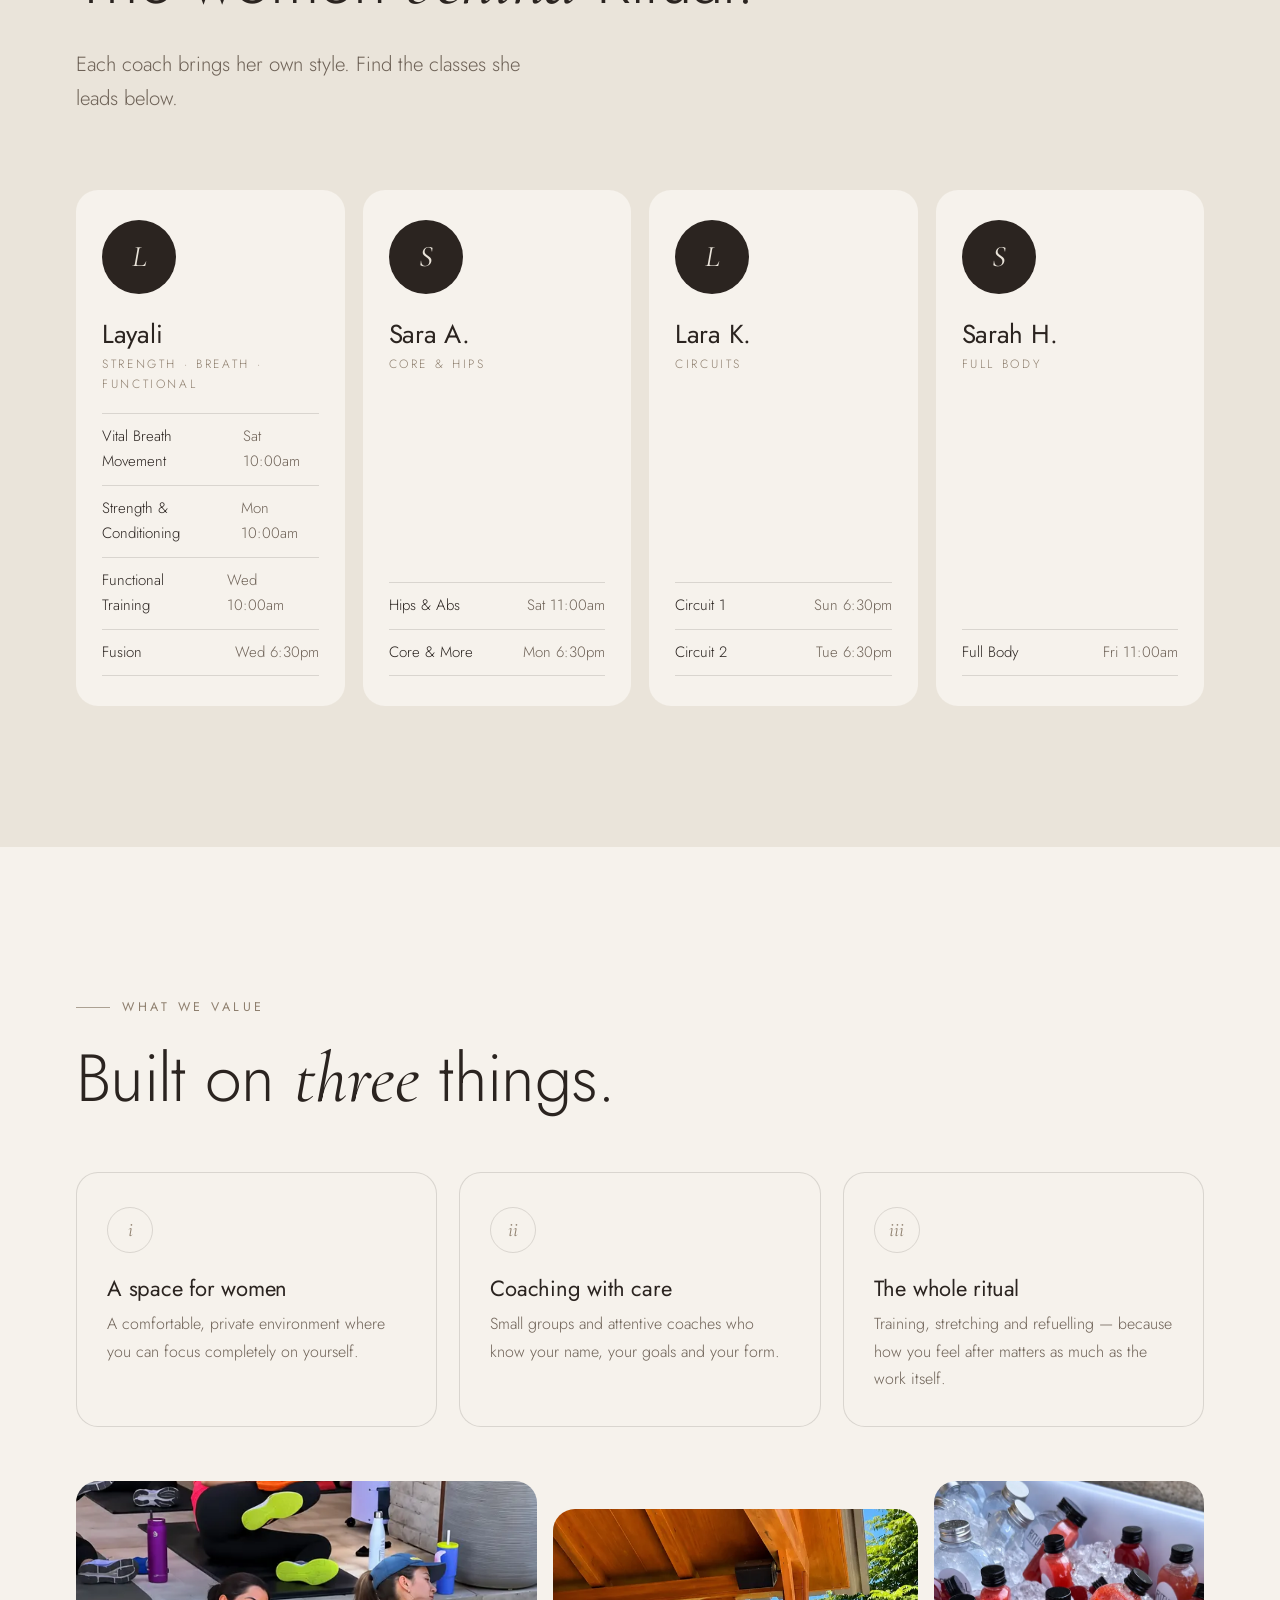
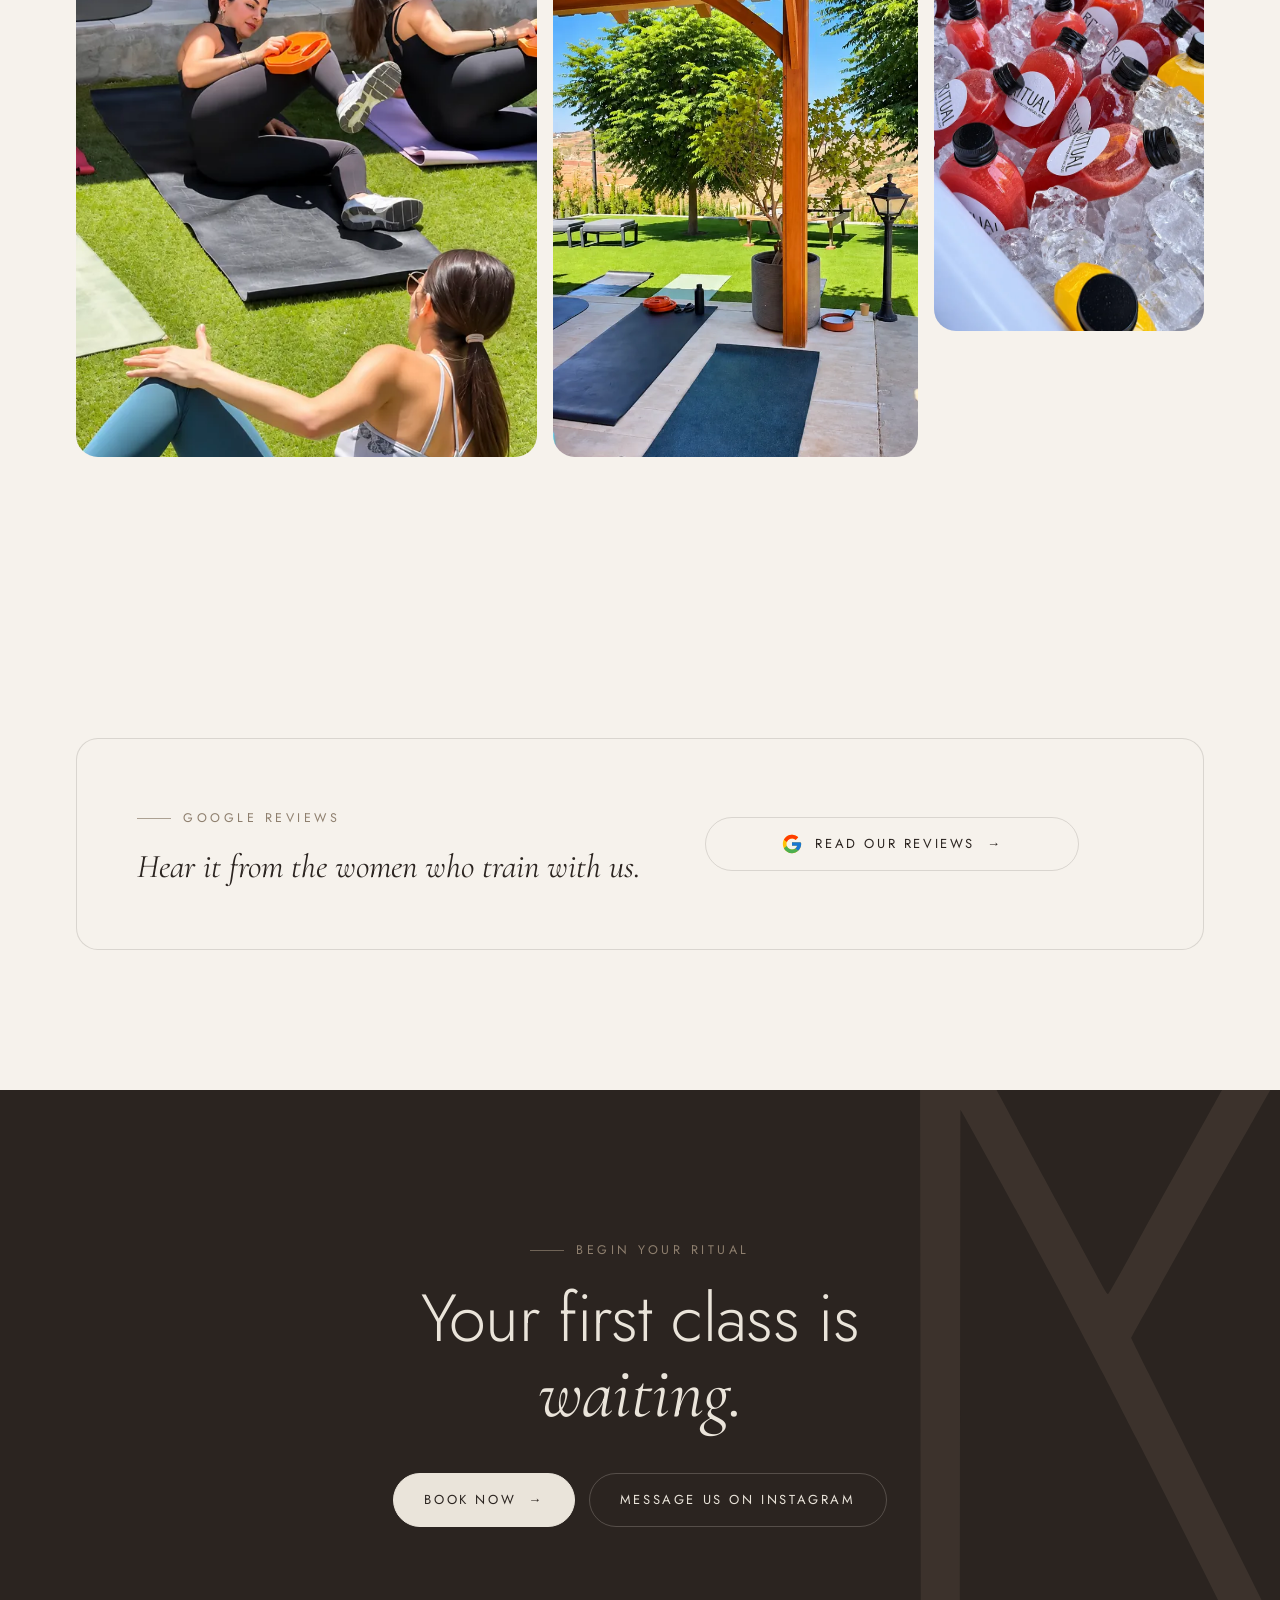
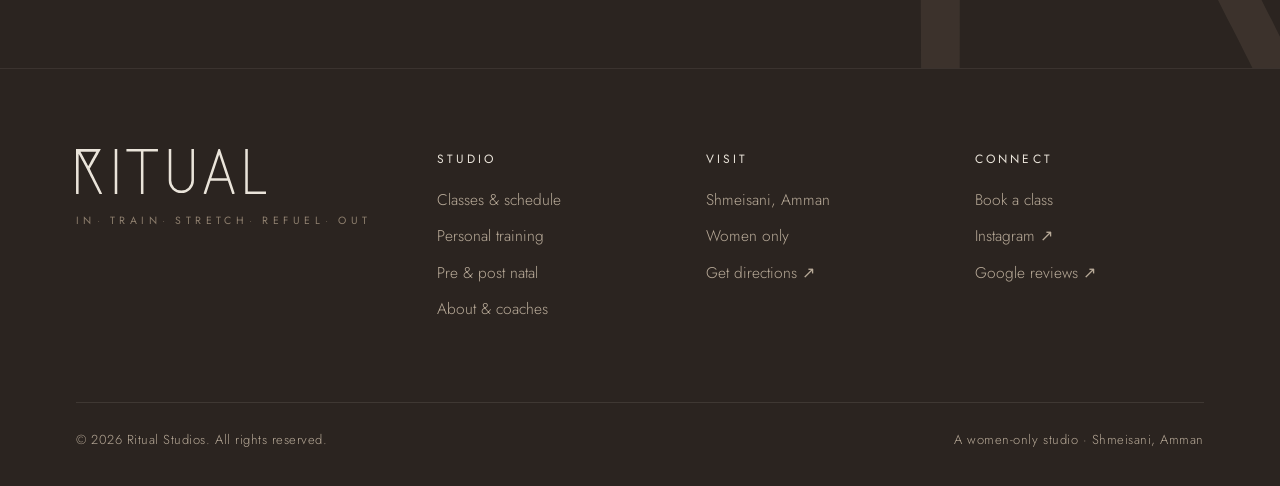
<file: about.html>
<!DOCTYPE html>
<html lang="en" class="no-js">
<head>
<meta charset="utf-8">
<meta name="viewport" content="width=device-width, initial-scale=1, viewport-fit=cover">
<title>About & Coaches — Ritual Studios</title>
<meta name="description" content="Ritual Studios is a women-only fitness studio in Shmeisani, Amman. Meet the coaches behind our classes.">
<meta name="theme-color" content="#2B2420">
<meta property="og:type" content="website">
<meta property="og:site_name" content="Ritual Studios">
<meta property="og:title" content="About & Coaches — Ritual Studios">
<meta property="og:description" content="Ritual Studios is a women-only fitness studio in Shmeisani, Amman. Meet the coaches behind our classes.">
<meta property="og:image" content="assets/img/coach-outdoor.webp">
<meta name="twitter:card" content="summary_large_image">
<link rel="icon" href="assets/brand/favicon.svg" type="image/svg+xml">
<link rel="icon" href="favicon.ico" sizes="32x32">
<link rel="apple-touch-icon" href="assets/brand/apple-touch-icon.png">
<link rel="preload" href="assets/fonts/jost-latin-300-normal.woff2" as="font" type="font/woff2" crossorigin>
<link rel="stylesheet" href="assets/css/style.css">
<script type="application/ld+json">{"@context": "https://schema.org", "@type": "ExerciseGym", "name": "Ritual Studios", "description": "Women-only fitness studio in Shmeisani, Amman: group classes, personal training and pre/post natal training.", "address": {"@type": "PostalAddress", "addressLocality": "Shmeisani, Amman", "addressCountry": "JO"}, "sameAs": ["https://www.instagram.com/ritualstudios/"], "hasMap": "https://maps.app.goo.gl/66debxw34wgPGRtBA"}</script>
</head>
<body data-page="about">
<a class="visually-hidden" href="#main">Skip to content</a>
<header class="site-header">
  <div class="wrap">
    <a class="brand" href="index.html" aria-label="Ritual Studios — home"><svg xmlns="http://www.w3.org/2000/svg" viewBox="0 0 422 100" role="img" aria-label="Ritual Studios"><path transform="translate(-42.842,-18.579) scale(0.10929)" fill="currentColor" fill-rule="evenodd" d="M445.0,677.5L445.5,270.5L447.1,273.0C449.0,275.8 477.3,326.9 499.0,366.5C506.8,380.8 515.6,396.8 518.5,402.0C521.4,407.2 527.3,418.0 531.5,426.0C535.8,434.0 550.0,460.3 563.0,484.5C588.6,532.0 635.9,622.2 659.0,667.5C666.8,682.9 675.8,700.5 679.0,706.5C695.1,737.3 738.1,822.4 811.5,968.5C843.3,1031.8 869.8,1083.8 870.4,1084.2C871.0,1084.7 883.2,1084.9 897.4,1084.7L923.3,1084.5L924.2,1083.0C925.2,1081.4 882.7,995.3 744.1,718.2C704.5,638.9 672.0,573.5 672.0,573.0C672.0,572.5 679.3,559.1 688.2,543.3C697.1,527.4 706.2,511.1 708.5,507.0C720.0,486.2 729.4,469.2 736.0,457.5C740.1,450.4 745.0,441.6 747.0,438.0C767.6,401.2 802.4,339.4 807.0,331.5C810.2,326.0 823.5,302.6 836.5,279.5C849.6,256.4 864.0,231.0 868.5,223.0C888.4,188.0 894.1,177.0 893.8,174.8L893.5,172.5L863.0,171.9C846.2,171.5 734.0,170.7 613.7,170.0C439.2,169.1 394.6,169.1 393.4,170.1L391.9,171.3L392.5,599.9C392.8,835.6 393.3,1041.2 393.6,1056.8L394.2,1085.0L419.4,1084.8L444.5,1084.5L445.0,677.5ZM637.7,510.8C630.0,497.1 615.7,470.8 573.3,392.0C559.8,367.0 546.4,342.2 543.5,337.0C540.6,331.8 533.3,318.3 527.2,307.0C521.2,295.7 509.0,273.1 500.1,256.6C491.2,240.2 484.1,226.1 484.4,225.4L484.9,224.0L643.5,224.0L802.0,224.0L802.0,225.3C802.0,226.1 799.8,230.7 797.1,235.6C791.0,246.9 777.5,271.3 772.0,281.0C769.7,285.1 765.4,292.8 762.5,298.0C759.6,303.2 752.0,316.9 745.5,328.5C729.1,357.7 706.0,399.4 676.5,453.0C651.0,499.2 642.4,514.4 641.2,514.8C640.6,515.0 639.1,513.2 637.7,510.8Z"/><g fill="none" stroke="currentColor" stroke-width="5.6" stroke-linecap="butt" stroke-linejoin="miter">
<path d="M88.8,0V100"/>
<path d="M112,2.8H182M147,2.8V100"/>
<path d="M208.8,0V70A25.2,25.2 0 0 0 259.2,70V0"/>
<path d="M286,100L318,3.8L350,100M296.5,68H339.5"/>
<path d="M378.8,0V97.2H422"/>
</g></svg></a>
    <nav class="nav" id="site-nav" aria-label="Main">
      <a href="classes.html">Classes</a><a href="personal-training.html">Personal Training</a><a href="pre-post-natal.html">Pre &amp; Post Natal</a><a href="about.html" aria-current="page">About</a>
      <a class="btn btn--sm" href="book.html">Book a class</a>
    </nav>
    <button class="menu-toggle" aria-controls="site-nav" aria-expanded="false" aria-label="Menu"><span></span><span></span></button>
  </div>
</header>
<section class="page-hero">
  <div class="page-hero__media"><img src="assets/img/coach-outdoor.webp" srcset="assets/img/coach-outdoor-sm.webp 640w, assets/img/coach-outdoor.webp 1100w" sizes="100vw" alt="A Ritual coach outdoors with the hills behind her" fetchpriority="high" decoding="async" style="object-position:50% 30%"></div>
  <div class="wrap page-hero__content">
    <span class="eyebrow reveal">About Ritual</span>
    <h1 class="reveal reveal-d1">More than a workout. <em>A ritual.</em></h1>
    <p class="lead reveal reveal-d2">A women-only studio in Shmeisani, built around one idea: the time you give yourself matters.</p>
  </div>
</section>
<main id="main">
<section class="section">
  <div class="wrap split">
    <div><span class="eyebrow reveal">Our story</span>
      <p class="statement reveal reveal-d1" style="margin-top:26px">We believe movement should feel like something you <em>look forward to.</em></p></div>
    <div class="reveal reveal-d2"><p class="lead">Ritual was created as a space just for women — somewhere to train with intention, surrounded by coaches who care and a community that makes you want to come back.</p>
      <p class="lead">Every session follows the same rhythm: <strong style="font-weight:400;color:var(--ink)">in, train, stretch, refuel, out.</strong> Simple steps that turn exercise into a habit — and a habit into a ritual.</p></div>
  </div>
</section>

<section class="section section--sand">
  <div class="wrap">
    <div class="ritual-head" style="margin-bottom:0">
      <div><span class="eyebrow reveal">The coaches</span><h2 class="h2 reveal reveal-d1" style="margin-top:22px">The women <em>behind</em> Ritual.</h2></div>
      <p class="lead reveal reveal-d2">Each coach brings her own style. Find the classes she leads below.</p>
    </div>
    <div class="coaches"><div class="coach reveal"><div class="coach__mono">L</div><h3>Layali</h3><p class="coach__role">Strength · Breath · Functional</p><ul data-coach-classes="Layali"></ul></div><div class="coach reveal reveal-d1"><div class="coach__mono">S</div><h3>Sara A.</h3><p class="coach__role">Core &amp; Hips</p><ul data-coach-classes="Sara A."></ul></div><div class="coach reveal reveal-d2"><div class="coach__mono">L</div><h3>Lara K.</h3><p class="coach__role">Circuits</p><ul data-coach-classes="Lara K."></ul></div><div class="coach reveal reveal-d3"><div class="coach__mono">S</div><h3>Sarah H.</h3><p class="coach__role">Full body</p><ul data-coach-classes="Sarah H."></ul></div></div>
  </div>
</section>

<section class="section">
  <div class="wrap">
    <span class="eyebrow reveal">What we value</span>
    <h2 class="h2 reveal reveal-d1" style="margin:22px 0 54px">Built on <em>three</em> things.</h2>
    <div class="cards-3">
      <div class="card reveal"><div class="card__icon">i</div><h3>A space for women</h3><p>A comfortable, private environment where you can focus completely on yourself.</p></div>
      <div class="card reveal reveal-d1"><div class="card__icon">ii</div><h3>Coaching with care</h3><p>Small groups and attentive coaches who know your name, your goals and your form.</p></div>
      <div class="card reveal reveal-d2"><div class="card__icon">iii</div><h3>The whole ritual</h3><p>Training, stretching and refuelling — because how you feel after matters as much as the work itself.</p></div>
    </div>
    <div class="gallery">
      <figure class="g1 reveal"><img src="assets/img/outdoor-class.webp" srcset="assets/img/outdoor-class-sm.webp 640w, assets/img/outdoor-class.webp 1100w" sizes="(max-width: 860px) 100vw, 50vw" alt="An outdoor class on the grass" loading="lazy" decoding="async" style="object-position:50% 40%"></figure>
      <figure class="g2 reveal reveal-d1"><img src="assets/img/garden-pergola.webp" srcset="assets/img/garden-pergola-sm.webp 640w, assets/img/garden-pergola.webp 1100w" sizes="(max-width: 860px) 100vw, 50vw" alt="The garden pergola" loading="lazy" decoding="async"></figure>
      <figure class="g3 reveal reveal-d2"><img src="assets/img/refuel-juices.webp" srcset="assets/img/refuel-juices-sm.webp 640w, assets/img/refuel-juices.webp 1100w" sizes="(max-width: 860px) 100vw, 50vw" alt="Ritual fresh juices" loading="lazy" decoding="async"></figure>
    </div>
  </div>
</section>
<section class="section">
  <div class="wrap">
    <div class="reviews-card reveal">
      <div data-rating hidden>
        <div class="rating"><span class="rating__score">5.0</span>
          <span class="stars" aria-hidden="true"><span class="stars__base"><svg viewBox="0 0 24 24" aria-hidden="true"><path fill="currentColor" d="M12 2.5l2.9 6.1 6.6.8-4.9 4.6 1.3 6.6L12 17.3l-5.9 3.3 1.3-6.6L2.5 9.4l6.6-.8z"/></svg><svg viewBox="0 0 24 24" aria-hidden="true"><path fill="currentColor" d="M12 2.5l2.9 6.1 6.6.8-4.9 4.6 1.3 6.6L12 17.3l-5.9 3.3 1.3-6.6L2.5 9.4l6.6-.8z"/></svg><svg viewBox="0 0 24 24" aria-hidden="true"><path fill="currentColor" d="M12 2.5l2.9 6.1 6.6.8-4.9 4.6 1.3 6.6L12 17.3l-5.9 3.3 1.3-6.6L2.5 9.4l6.6-.8z"/></svg><svg viewBox="0 0 24 24" aria-hidden="true"><path fill="currentColor" d="M12 2.5l2.9 6.1 6.6.8-4.9 4.6 1.3 6.6L12 17.3l-5.9 3.3 1.3-6.6L2.5 9.4l6.6-.8z"/></svg><svg viewBox="0 0 24 24" aria-hidden="true"><path fill="currentColor" d="M12 2.5l2.9 6.1 6.6.8-4.9 4.6 1.3 6.6L12 17.3l-5.9 3.3 1.3-6.6L2.5 9.4l6.6-.8z"/></svg></span><span class="stars__fill"><svg viewBox="0 0 24 24" aria-hidden="true"><path fill="currentColor" d="M12 2.5l2.9 6.1 6.6.8-4.9 4.6 1.3 6.6L12 17.3l-5.9 3.3 1.3-6.6L2.5 9.4l6.6-.8z"/></svg><svg viewBox="0 0 24 24" aria-hidden="true"><path fill="currentColor" d="M12 2.5l2.9 6.1 6.6.8-4.9 4.6 1.3 6.6L12 17.3l-5.9 3.3 1.3-6.6L2.5 9.4l6.6-.8z"/></svg><svg viewBox="0 0 24 24" aria-hidden="true"><path fill="currentColor" d="M12 2.5l2.9 6.1 6.6.8-4.9 4.6 1.3 6.6L12 17.3l-5.9 3.3 1.3-6.6L2.5 9.4l6.6-.8z"/></svg><svg viewBox="0 0 24 24" aria-hidden="true"><path fill="currentColor" d="M12 2.5l2.9 6.1 6.6.8-4.9 4.6 1.3 6.6L12 17.3l-5.9 3.3 1.3-6.6L2.5 9.4l6.6-.8z"/></svg><svg viewBox="0 0 24 24" aria-hidden="true"><path fill="currentColor" d="M12 2.5l2.9 6.1 6.6.8-4.9 4.6 1.3 6.6L12 17.3l-5.9 3.3 1.3-6.6L2.5 9.4l6.6-.8z"/></svg></span></span></div>
        <p class="rating__meta"></p>
      </div>
      <div>
        <span class="eyebrow">Google reviews</span>
        <p class="reviews-quote" style="margin:16px 0 0">Hear it from the women who train with us.</p>
      </div>
      <a class="btn btn--ghost" data-link="reviewsUrl" href="https://maps.app.goo.gl/66debxw34wgPGRtBA" target="_blank" rel="noopener"><svg class="g-logo" viewBox="0 0 48 48" aria-hidden="true"><path fill="#FFC107" d="M43.6 20.5H42V20H24v8h11.3C33.7 32.7 29.2 36 24 36c-6.6 0-12-5.4-12-12s5.4-12 12-12c3.1 0 5.8 1.2 7.9 3.1l5.7-5.7C34 6.1 29.3 4 24 4 12.9 4 4 12.9 4 24s8.9 20 20 20 20-8.9 20-20c0-1.3-.1-2.4-.4-3.5z"/><path fill="#FF3D00" d="M6.3 14.7l6.6 4.8C14.7 15.1 19 12 24 12c3.1 0 5.8 1.2 7.9 3.1l5.7-5.7C34 6.1 29.3 4 24 4 16.3 4 9.7 8.3 6.3 14.7z"/><path fill="#4CAF50" d="M24 44c5.2 0 9.9-2 13.4-5.2l-6.2-5.2C29.2 35.1 26.7 36 24 36c-5.2 0-9.6-3.3-11.3-7.9l-6.5 5C9.5 39.6 16.2 44 24 44z"/><path fill="#1976D2" d="M43.6 20.5H42V20H24v8h11.3c-.8 2.2-2.2 4.2-4.1 5.6l6.2 5.2C37 39.2 44 34 44 24c0-1.3-.1-2.4-.4-3.5z"/></svg> Read our reviews <span class="arrow" aria-hidden="true">→</span></a>
    </div>
  </div>
</section>

<section class="section cta-band">
  <div class="cta-band__mark" aria-hidden="true"><svg xmlns="http://www.w3.org/2000/svg" viewBox="380 158 557 939" aria-hidden="true"><path fill="currentColor" fill-rule="evenodd" d="M445.0,677.5L445.5,270.5L447.1,273.0C449.0,275.8 477.3,326.9 499.0,366.5C506.8,380.8 515.6,396.8 518.5,402.0C521.4,407.2 527.3,418.0 531.5,426.0C535.8,434.0 550.0,460.3 563.0,484.5C588.6,532.0 635.9,622.2 659.0,667.5C666.8,682.9 675.8,700.5 679.0,706.5C695.1,737.3 738.1,822.4 811.5,968.5C843.3,1031.8 869.8,1083.8 870.4,1084.2C871.0,1084.7 883.2,1084.9 897.4,1084.7L923.3,1084.5L924.2,1083.0C925.2,1081.4 882.7,995.3 744.1,718.2C704.5,638.9 672.0,573.5 672.0,573.0C672.0,572.5 679.3,559.1 688.2,543.3C697.1,527.4 706.2,511.1 708.5,507.0C720.0,486.2 729.4,469.2 736.0,457.5C740.1,450.4 745.0,441.6 747.0,438.0C767.6,401.2 802.4,339.4 807.0,331.5C810.2,326.0 823.5,302.6 836.5,279.5C849.6,256.4 864.0,231.0 868.5,223.0C888.4,188.0 894.1,177.0 893.8,174.8L893.5,172.5L863.0,171.9C846.2,171.5 734.0,170.7 613.7,170.0C439.2,169.1 394.6,169.1 393.4,170.1L391.9,171.3L392.5,599.9C392.8,835.6 393.3,1041.2 393.6,1056.8L394.2,1085.0L419.4,1084.8L444.5,1084.5L445.0,677.5ZM637.7,510.8C630.0,497.1 615.7,470.8 573.3,392.0C559.8,367.0 546.4,342.2 543.5,337.0C540.6,331.8 533.3,318.3 527.2,307.0C521.2,295.7 509.0,273.1 500.1,256.6C491.2,240.2 484.1,226.1 484.4,225.4L484.9,224.0L643.5,224.0L802.0,224.0L802.0,225.3C802.0,226.1 799.8,230.7 797.1,235.6C791.0,246.9 777.5,271.3 772.0,281.0C769.7,285.1 765.4,292.8 762.5,298.0C759.6,303.2 752.0,316.9 745.5,328.5C729.1,357.7 706.0,399.4 676.5,453.0C651.0,499.2 642.4,514.4 641.2,514.8C640.6,515.0 639.1,513.2 637.7,510.8Z"/></svg></div>
  <div class="wrap">
    <span class="eyebrow reveal">Begin your ritual</span>
    <h2 class="h2 reveal reveal-d1">Your first class is <em>waiting.</em></h2>
    <div class="btn-row reveal reveal-d2">
      <a class="btn btn--light" href="book.html">Book now <span class="arrow" aria-hidden="true">→</span></a>
      <a class="btn btn--ghost-light" data-link="instagramDM" href="https://www.instagram.com/ritualstudios/" target="_blank" rel="noopener">Message us on Instagram</a>
    </div>
  </div>
</section>

</main>
<a class="ig-float" data-link="instagramDM" href="https://www.instagram.com/ritualstudios/" target="_blank" rel="noopener"><svg viewBox="0 0 24 24" fill="none" stroke="currentColor" stroke-width="1.5" aria-hidden="true"><rect x="3" y="3" width="18" height="18" rx="5"/><circle cx="12" cy="12" r="4"/><circle cx="17.3" cy="6.7" r=".8" fill="currentColor" stroke="none"/></svg><span class="label">Message us</span></a>
<footer class="site-footer">
  <div class="wrap">
    <div class="footer-top">
      <div class="footer-brand"><svg xmlns="http://www.w3.org/2000/svg" viewBox="0 0 422 100" role="img" aria-label="Ritual Studios"><path transform="translate(-42.842,-18.579) scale(0.10929)" fill="currentColor" fill-rule="evenodd" d="M445.0,677.5L445.5,270.5L447.1,273.0C449.0,275.8 477.3,326.9 499.0,366.5C506.8,380.8 515.6,396.8 518.5,402.0C521.4,407.2 527.3,418.0 531.5,426.0C535.8,434.0 550.0,460.3 563.0,484.5C588.6,532.0 635.9,622.2 659.0,667.5C666.8,682.9 675.8,700.5 679.0,706.5C695.1,737.3 738.1,822.4 811.5,968.5C843.3,1031.8 869.8,1083.8 870.4,1084.2C871.0,1084.7 883.2,1084.9 897.4,1084.7L923.3,1084.5L924.2,1083.0C925.2,1081.4 882.7,995.3 744.1,718.2C704.5,638.9 672.0,573.5 672.0,573.0C672.0,572.5 679.3,559.1 688.2,543.3C697.1,527.4 706.2,511.1 708.5,507.0C720.0,486.2 729.4,469.2 736.0,457.5C740.1,450.4 745.0,441.6 747.0,438.0C767.6,401.2 802.4,339.4 807.0,331.5C810.2,326.0 823.5,302.6 836.5,279.5C849.6,256.4 864.0,231.0 868.5,223.0C888.4,188.0 894.1,177.0 893.8,174.8L893.5,172.5L863.0,171.9C846.2,171.5 734.0,170.7 613.7,170.0C439.2,169.1 394.6,169.1 393.4,170.1L391.9,171.3L392.5,599.9C392.8,835.6 393.3,1041.2 393.6,1056.8L394.2,1085.0L419.4,1084.8L444.5,1084.5L445.0,677.5ZM637.7,510.8C630.0,497.1 615.7,470.8 573.3,392.0C559.8,367.0 546.4,342.2 543.5,337.0C540.6,331.8 533.3,318.3 527.2,307.0C521.2,295.7 509.0,273.1 500.1,256.6C491.2,240.2 484.1,226.1 484.4,225.4L484.9,224.0L643.5,224.0L802.0,224.0L802.0,225.3C802.0,226.1 799.8,230.7 797.1,235.6C791.0,246.9 777.5,271.3 772.0,281.0C769.7,285.1 765.4,292.8 762.5,298.0C759.6,303.2 752.0,316.9 745.5,328.5C729.1,357.7 706.0,399.4 676.5,453.0C651.0,499.2 642.4,514.4 641.2,514.8C640.6,515.0 639.1,513.2 637.7,510.8Z"/><g fill="none" stroke="currentColor" stroke-width="5.6" stroke-linecap="butt" stroke-linejoin="miter">
<path d="M88.8,0V100"/>
<path d="M112,2.8H182M147,2.8V100"/>
<path d="M208.8,0V70A25.2,25.2 0 0 0 259.2,70V0"/>
<path d="M286,100L318,3.8L350,100M296.5,68H339.5"/>
<path d="M378.8,0V97.2H422"/>
</g></svg><p class="tagline" aria-label="In, train, stretch, refuel, out"><span>In</span><span>Train</span><span>Stretch</span><span>Refuel</span><span>Out</span></p></div>
      <div class="footer-col"><h4>Studio</h4><ul>
        <li><a href="classes.html">Classes &amp; schedule</a></li>
        <li><a href="personal-training.html">Personal training</a></li>
        <li><a href="pre-post-natal.html">Pre &amp; post natal</a></li>
        <li><a href="about.html">About &amp; coaches</a></li>
      </ul></div>
      <div class="footer-col"><h4>Visit</h4><ul>
        <li>Shmeisani, Amman</li>
        <li>Women only</li>
        <li><a data-link="mapsUrl" href="https://maps.app.goo.gl/66debxw34wgPGRtBA" target="_blank" rel="noopener">Get directions ↗</a></li>
      </ul></div>
      <div class="footer-col"><h4>Connect</h4><ul>
        <li><a href="book.html">Book a class</a></li>
        <li><a data-link="instagramUrl" href="https://www.instagram.com/ritualstudios/" target="_blank" rel="noopener">Instagram ↗</a></li>
        <li><a data-link="reviewsUrl" href="https://maps.app.goo.gl/66debxw34wgPGRtBA" target="_blank" rel="noopener">Google reviews ↗</a></li>
      </ul></div>
    </div>
    <div class="footer-bottom"><span>© <span data-year>2026</span> Ritual Studios. All rights reserved.</span><span>A women-only studio · Shmeisani, Amman</span></div>
  </div>
</footer>
<script src="assets/js/config.js"></script>
<script src="assets/js/main.js"></script>
</body>
</html>
</file>
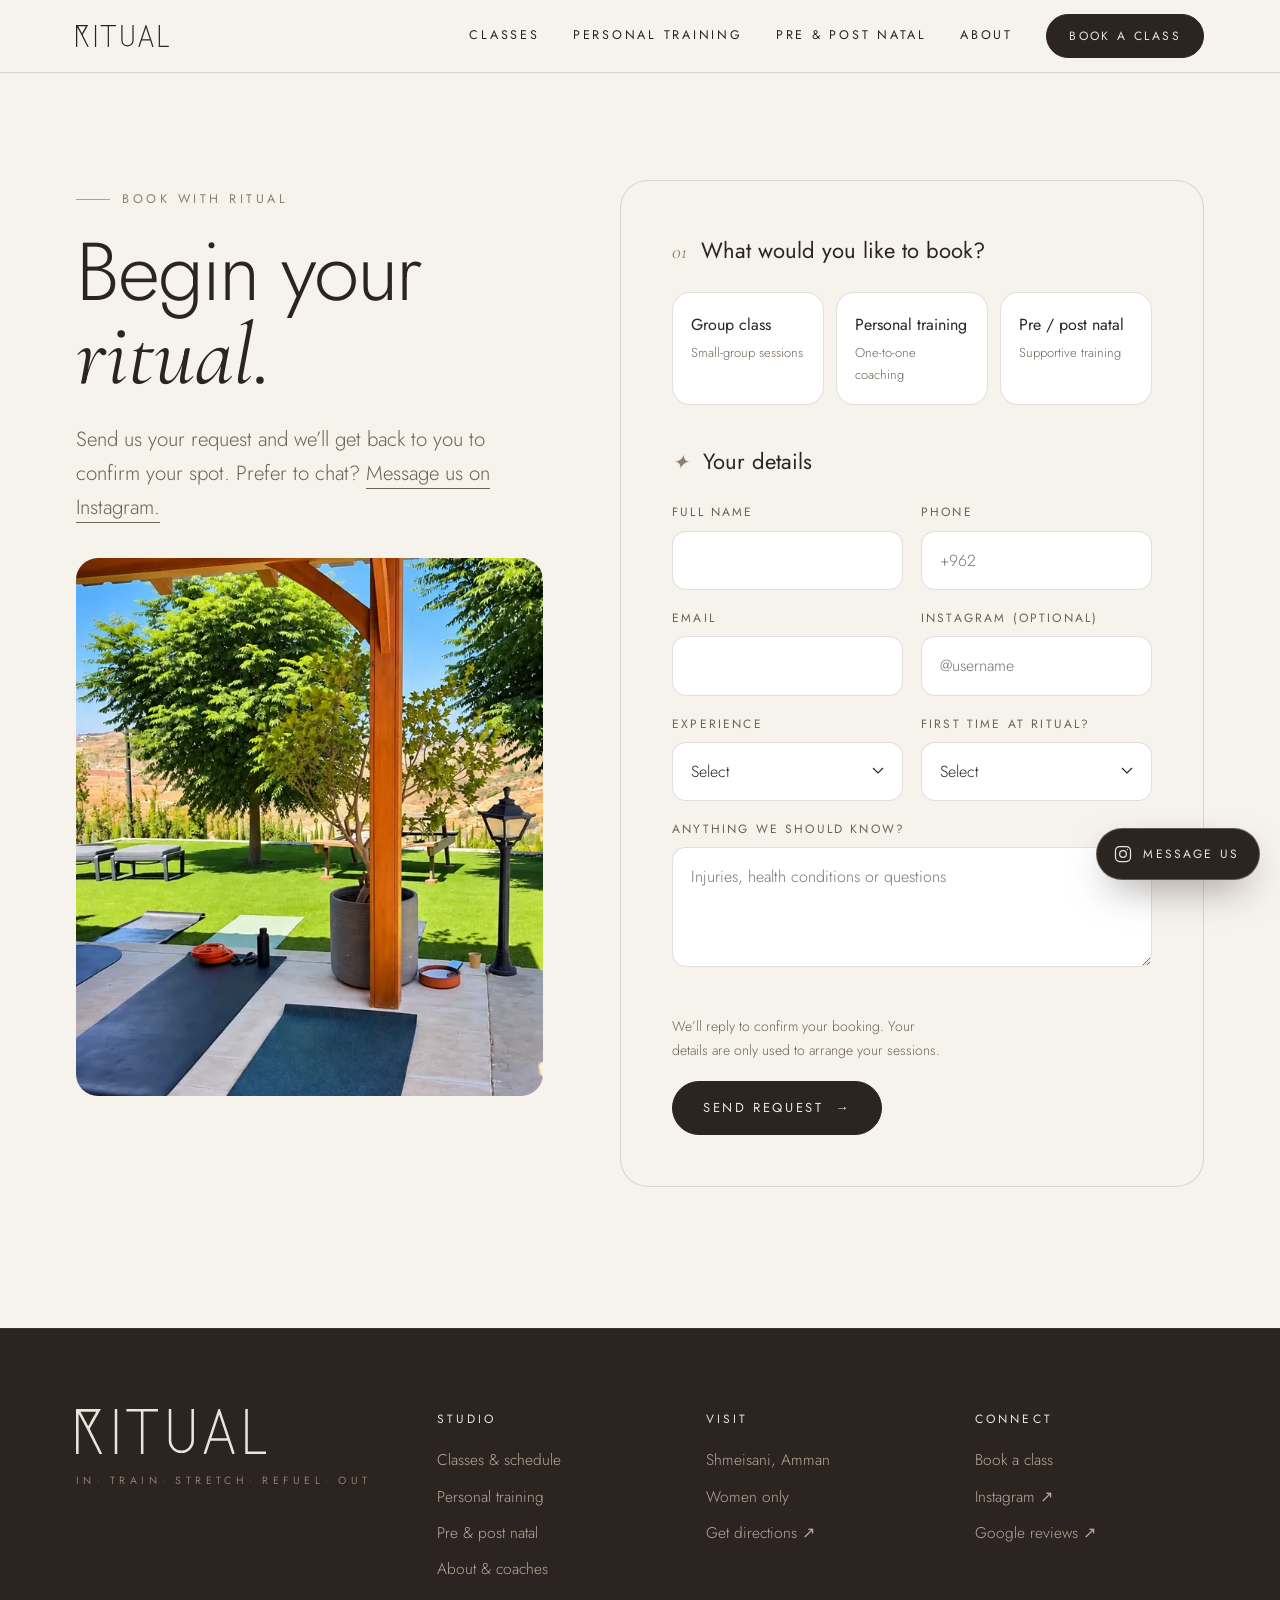
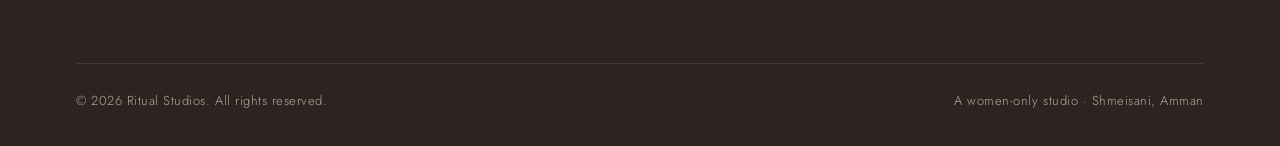
<file: book.html>
<!DOCTYPE html>
<html lang="en" class="no-js">
<head>
<meta charset="utf-8">
<meta name="viewport" content="width=device-width, initial-scale=1, viewport-fit=cover">
<title>Book a Class — Ritual Studios</title>
<meta name="description" content="Book a group class, personal training or pre & post natal session at Ritual Studios, Shmeisani, Amman.">
<meta name="theme-color" content="#2B2420">
<meta property="og:type" content="website">
<meta property="og:site_name" content="Ritual Studios">
<meta property="og:title" content="Book a Class — Ritual Studios">
<meta property="og:description" content="Book a group class, personal training or pre & post natal session at Ritual Studios, Shmeisani, Amman.">
<meta property="og:image" content="assets/img/garden-pergola.webp">
<meta name="twitter:card" content="summary_large_image">
<link rel="icon" href="assets/brand/favicon.svg" type="image/svg+xml">
<link rel="icon" href="favicon.ico" sizes="32x32">
<link rel="apple-touch-icon" href="assets/brand/apple-touch-icon.png">
<link rel="preload" href="assets/fonts/jost-latin-300-normal.woff2" as="font" type="font/woff2" crossorigin>
<link rel="stylesheet" href="assets/css/style.css">
<script type="application/ld+json">{"@context": "https://schema.org", "@type": "ExerciseGym", "name": "Ritual Studios", "description": "Women-only fitness studio in Shmeisani, Amman: group classes, personal training and pre/post natal training.", "address": {"@type": "PostalAddress", "addressLocality": "Shmeisani, Amman", "addressCountry": "JO"}, "sameAs": ["https://www.instagram.com/ritualstudios/"], "hasMap": "https://maps.app.goo.gl/66debxw34wgPGRtBA"}</script>
</head>
<body data-page="book">
<a class="visually-hidden" href="#main">Skip to content</a>
<header class="site-header" data-solid>
  <div class="wrap">
    <a class="brand" href="index.html" aria-label="Ritual Studios — home"><svg xmlns="http://www.w3.org/2000/svg" viewBox="0 0 422 100" role="img" aria-label="Ritual Studios"><path transform="translate(-42.842,-18.579) scale(0.10929)" fill="currentColor" fill-rule="evenodd" d="M445.0,677.5L445.5,270.5L447.1,273.0C449.0,275.8 477.3,326.9 499.0,366.5C506.8,380.8 515.6,396.8 518.5,402.0C521.4,407.2 527.3,418.0 531.5,426.0C535.8,434.0 550.0,460.3 563.0,484.5C588.6,532.0 635.9,622.2 659.0,667.5C666.8,682.9 675.8,700.5 679.0,706.5C695.1,737.3 738.1,822.4 811.5,968.5C843.3,1031.8 869.8,1083.8 870.4,1084.2C871.0,1084.7 883.2,1084.9 897.4,1084.7L923.3,1084.5L924.2,1083.0C925.2,1081.4 882.7,995.3 744.1,718.2C704.5,638.9 672.0,573.5 672.0,573.0C672.0,572.5 679.3,559.1 688.2,543.3C697.1,527.4 706.2,511.1 708.5,507.0C720.0,486.2 729.4,469.2 736.0,457.5C740.1,450.4 745.0,441.6 747.0,438.0C767.6,401.2 802.4,339.4 807.0,331.5C810.2,326.0 823.5,302.6 836.5,279.5C849.6,256.4 864.0,231.0 868.5,223.0C888.4,188.0 894.1,177.0 893.8,174.8L893.5,172.5L863.0,171.9C846.2,171.5 734.0,170.7 613.7,170.0C439.2,169.1 394.6,169.1 393.4,170.1L391.9,171.3L392.5,599.9C392.8,835.6 393.3,1041.2 393.6,1056.8L394.2,1085.0L419.4,1084.8L444.5,1084.5L445.0,677.5ZM637.7,510.8C630.0,497.1 615.7,470.8 573.3,392.0C559.8,367.0 546.4,342.2 543.5,337.0C540.6,331.8 533.3,318.3 527.2,307.0C521.2,295.7 509.0,273.1 500.1,256.6C491.2,240.2 484.1,226.1 484.4,225.4L484.9,224.0L643.5,224.0L802.0,224.0L802.0,225.3C802.0,226.1 799.8,230.7 797.1,235.6C791.0,246.9 777.5,271.3 772.0,281.0C769.7,285.1 765.4,292.8 762.5,298.0C759.6,303.2 752.0,316.9 745.5,328.5C729.1,357.7 706.0,399.4 676.5,453.0C651.0,499.2 642.4,514.4 641.2,514.8C640.6,515.0 639.1,513.2 637.7,510.8Z"/><g fill="none" stroke="currentColor" stroke-width="5.6" stroke-linecap="butt" stroke-linejoin="miter">
<path d="M88.8,0V100"/>
<path d="M112,2.8H182M147,2.8V100"/>
<path d="M208.8,0V70A25.2,25.2 0 0 0 259.2,70V0"/>
<path d="M286,100L318,3.8L350,100M296.5,68H339.5"/>
<path d="M378.8,0V97.2H422"/>
</g></svg></a>
    <nav class="nav" id="site-nav" aria-label="Main">
      <a href="classes.html">Classes</a><a href="personal-training.html">Personal Training</a><a href="pre-post-natal.html">Pre &amp; Post Natal</a><a href="about.html">About</a>
      <a class="btn btn--sm" href="book.html">Book a class</a>
    </nav>
    <button class="menu-toggle" aria-controls="site-nav" aria-expanded="false" aria-label="Menu"><span></span><span></span></button>
  </div>
</header>
<main id="main">
<section class="section" style="padding-top:clamp(130px,16vw,180px)">
  <div class="wrap book-layout">
    <aside class="book-aside">
      <span class="eyebrow reveal">Book with Ritual</span>
      <h1 class="display reveal reveal-d1" style="margin-top:22px;font-size:clamp(46px,6.4vw,88px)">Begin your <em>ritual.</em></h1>
      <p class="lead reveal reveal-d2" style="margin-top:24px">Send us your request and we’ll get back to you to confirm your spot. Prefer to chat? <a href="https://www.instagram.com/ritualstudios/" data-link="instagramDM" target="_blank" rel="noopener" style="border-bottom:1px solid currentColor">Message us on Instagram.</a></p>
      <div class="book-aside__img reveal reveal-d3"><img src="assets/img/garden-pergola.webp" srcset="assets/img/garden-pergola-sm.webp 640w, assets/img/garden-pergola.webp 1100w" sizes="40vw" alt="The garden at Ritual" loading="lazy" decoding="async" style="object-position:50% 60%"></div>
    </aside>

    <div class="form-card reveal reveal-d1">
      <form id="booking-form" novalidate>
        <input type="checkbox" name="botcheck" class="visually-hidden" tabindex="-1" autocomplete="off">
        <fieldset class="form-step">
          <legend><span>01</span> What would you like to book?</legend>
          <div class="field">
            <div class="choice-grid" role="radiogroup" aria-label="Service">
              <label class="choice"><input type="radio" name="service" value="group" required><span>Group class<small>Small-group sessions</small></span></label>
              <label class="choice"><input type="radio" name="service" value="personal"><span>Personal training<small>One-to-one coaching</small></span></label>
              <label class="choice"><input type="radio" name="service" value="natal"><span>Pre / post natal<small>Supportive training</small></span></label>
            </div>
            <span class="error">Please choose an option.</span>
          </div>
        </fieldset>

        <fieldset class="form-step fields" data-show-for="group">
          <legend class="field--full"><span>02</span> Choose your class</legend>
          <div class="field field--full"><label for="class">Class</label><select id="class" name="class" required></select><span class="error">Please choose a class.</span></div>
          <div class="field field--full"><label for="date-group">Preferred date</label><input id="date-group" type="date" name="preferred_date"></div>
        </fieldset>

        <fieldset class="form-step fields" data-show-for="personal natal">
          <legend class="field--full"><span>02</span> Your availability</legend>
          <div class="field"><label for="days">Preferred days</label><input id="days" name="preferred_days" placeholder="e.g. Sunday & Tuesday"></div>
          <div class="field"><label for="tod">Preferred time</label><select id="tod" name="preferred_time"><option value="">Any time</option><option>Morning</option><option>Afternoon</option><option>Evening</option></select></div>
          <div class="field field--full"><label for="goals">Your goals</label><textarea id="goals" name="goals" placeholder="Tell us what you’d like to work on"></textarea></div>
        </fieldset>

        <fieldset class="form-step fields" data-show-for="natal">
          <legend class="field--full"><span>03</span> A little about you</legend>
          <div class="field field--full">
            <span class="label">Stage</span>
            <div class="choice-grid" style="grid-template-columns:1fr 1fr">
              <label class="choice"><input type="radio" name="stage" value="prenatal" required><span>Pregnant<small>Prenatal training</small></span></label>
              <label class="choice"><input type="radio" name="stage" value="postnatal"><span>Postnatal<small>After birth</small></span></label>
            </div>
            <span class="error">Please choose one.</span>
          </div>
          <div class="field field--full" data-stage="prenatal"><label for="trimester">Trimester</label><select id="trimester" name="trimester"><option value="">Select</option><option>First trimester</option><option>Second trimester</option><option>Third trimester</option></select></div>
          <div class="field field--full" data-stage="postnatal"><label for="since">Time since birth</label><select id="since" name="time_since_birth"><option value="">Select</option><option>Under 6 weeks</option><option>6 weeks – 3 months</option><option>3 – 6 months</option><option>6 – 12 months</option><option>Over a year</option></select></div>
          <div class="field field--full"><label class="check"><input type="checkbox" name="doctor_clearance" value="Yes" required> I have (or will get) clearance from my doctor or midwife before training.</label><span class="error">Doctor’s clearance is required for natal training.</span></div>
        </fieldset>

        <fieldset class="form-step fields">
          <legend class="field--full"><span>✦</span> Your details</legend>
          <div class="field"><label for="name">Full name</label><input id="name" name="name" autocomplete="name" required><span class="error">Please enter your name.</span></div>
          <div class="field"><label for="phone">Phone</label><input id="phone" name="phone" type="tel" autocomplete="tel" placeholder="+962" required><span class="error">Please enter your phone number.</span></div>
          <div class="field"><label for="email">Email</label><input id="email" name="email" type="email" autocomplete="email" required><span class="error">Please enter a valid email.</span></div>
          <div class="field"><label for="ig">Instagram (optional)</label><input id="ig" name="instagram" placeholder="@username"></div>
          <div class="field"><label for="level">Experience</label><select id="level" name="experience"><option value="">Select</option><option>New to training</option><option>Some experience</option><option>Train regularly</option></select></div>
          <div class="field"><label for="first">First time at Ritual?</label><select id="first" name="first_visit"><option value="">Select</option><option>Yes, first time</option><option>No, I’ve trained here before</option></select></div>
          <div class="field field--full"><label for="notes">Anything we should know?</label><textarea id="notes" name="notes" placeholder="Injuries, health conditions or questions"></textarea></div>
        </fieldset>

        <div class="form-actions">
          <small>We’ll reply to confirm your booking. Your details are only used to arrange your sessions.</small>
          <button class="btn" type="submit">Send request <span class="arrow" aria-hidden="true">→</span></button>
        </div>
      </form>
      <div class="form-status" role="alert"></div>
      <div class="form-success" role="status">
        <div class="form-success__mark"><svg viewBox="0 0 24 24" fill="none" stroke="currentColor" stroke-width="1.6"><path d="M4 12.5l5 5L20 6.5"/></svg></div>
        <h2>Thank you, <em data-first-name></em>.</h2>
        <p>Your request is with us. We’ll be in touch shortly to confirm your spot. See you at Ritual.</p>
        <a class="btn btn--ghost" href="index.html">Back to home</a>
      </div>
    </div>
  </div>
</section>
</main>
<a class="ig-float" data-link="instagramDM" href="https://www.instagram.com/ritualstudios/" target="_blank" rel="noopener"><svg viewBox="0 0 24 24" fill="none" stroke="currentColor" stroke-width="1.5" aria-hidden="true"><rect x="3" y="3" width="18" height="18" rx="5"/><circle cx="12" cy="12" r="4"/><circle cx="17.3" cy="6.7" r=".8" fill="currentColor" stroke="none"/></svg><span class="label">Message us</span></a>
<footer class="site-footer">
  <div class="wrap">
    <div class="footer-top">
      <div class="footer-brand"><svg xmlns="http://www.w3.org/2000/svg" viewBox="0 0 422 100" role="img" aria-label="Ritual Studios"><path transform="translate(-42.842,-18.579) scale(0.10929)" fill="currentColor" fill-rule="evenodd" d="M445.0,677.5L445.5,270.5L447.1,273.0C449.0,275.8 477.3,326.9 499.0,366.5C506.8,380.8 515.6,396.8 518.5,402.0C521.4,407.2 527.3,418.0 531.5,426.0C535.8,434.0 550.0,460.3 563.0,484.5C588.6,532.0 635.9,622.2 659.0,667.5C666.8,682.9 675.8,700.5 679.0,706.5C695.1,737.3 738.1,822.4 811.5,968.5C843.3,1031.8 869.8,1083.8 870.4,1084.2C871.0,1084.7 883.2,1084.9 897.4,1084.7L923.3,1084.5L924.2,1083.0C925.2,1081.4 882.7,995.3 744.1,718.2C704.5,638.9 672.0,573.5 672.0,573.0C672.0,572.5 679.3,559.1 688.2,543.3C697.1,527.4 706.2,511.1 708.5,507.0C720.0,486.2 729.4,469.2 736.0,457.5C740.1,450.4 745.0,441.6 747.0,438.0C767.6,401.2 802.4,339.4 807.0,331.5C810.2,326.0 823.5,302.6 836.5,279.5C849.6,256.4 864.0,231.0 868.5,223.0C888.4,188.0 894.1,177.0 893.8,174.8L893.5,172.5L863.0,171.9C846.2,171.5 734.0,170.7 613.7,170.0C439.2,169.1 394.6,169.1 393.4,170.1L391.9,171.3L392.5,599.9C392.8,835.6 393.3,1041.2 393.6,1056.8L394.2,1085.0L419.4,1084.8L444.5,1084.5L445.0,677.5ZM637.7,510.8C630.0,497.1 615.7,470.8 573.3,392.0C559.8,367.0 546.4,342.2 543.5,337.0C540.6,331.8 533.3,318.3 527.2,307.0C521.2,295.7 509.0,273.1 500.1,256.6C491.2,240.2 484.1,226.1 484.4,225.4L484.9,224.0L643.5,224.0L802.0,224.0L802.0,225.3C802.0,226.1 799.8,230.7 797.1,235.6C791.0,246.9 777.5,271.3 772.0,281.0C769.7,285.1 765.4,292.8 762.5,298.0C759.6,303.2 752.0,316.9 745.5,328.5C729.1,357.7 706.0,399.4 676.5,453.0C651.0,499.2 642.4,514.4 641.2,514.8C640.6,515.0 639.1,513.2 637.7,510.8Z"/><g fill="none" stroke="currentColor" stroke-width="5.6" stroke-linecap="butt" stroke-linejoin="miter">
<path d="M88.8,0V100"/>
<path d="M112,2.8H182M147,2.8V100"/>
<path d="M208.8,0V70A25.2,25.2 0 0 0 259.2,70V0"/>
<path d="M286,100L318,3.8L350,100M296.5,68H339.5"/>
<path d="M378.8,0V97.2H422"/>
</g></svg><p class="tagline" aria-label="In, train, stretch, refuel, out"><span>In</span><span>Train</span><span>Stretch</span><span>Refuel</span><span>Out</span></p></div>
      <div class="footer-col"><h4>Studio</h4><ul>
        <li><a href="classes.html">Classes &amp; schedule</a></li>
        <li><a href="personal-training.html">Personal training</a></li>
        <li><a href="pre-post-natal.html">Pre &amp; post natal</a></li>
        <li><a href="about.html">About &amp; coaches</a></li>
      </ul></div>
      <div class="footer-col"><h4>Visit</h4><ul>
        <li>Shmeisani, Amman</li>
        <li>Women only</li>
        <li><a data-link="mapsUrl" href="https://maps.app.goo.gl/66debxw34wgPGRtBA" target="_blank" rel="noopener">Get directions ↗</a></li>
      </ul></div>
      <div class="footer-col"><h4>Connect</h4><ul>
        <li><a href="book.html">Book a class</a></li>
        <li><a data-link="instagramUrl" href="https://www.instagram.com/ritualstudios/" target="_blank" rel="noopener">Instagram ↗</a></li>
        <li><a data-link="reviewsUrl" href="https://maps.app.goo.gl/66debxw34wgPGRtBA" target="_blank" rel="noopener">Google reviews ↗</a></li>
      </ul></div>
    </div>
    <div class="footer-bottom"><span>© <span data-year>2026</span> Ritual Studios. All rights reserved.</span><span>A women-only studio · Shmeisani, Amman</span></div>
  </div>
</footer>
<script src="assets/js/config.js"></script>
<script src="assets/js/main.js"></script>
</body>
</html>
</file>
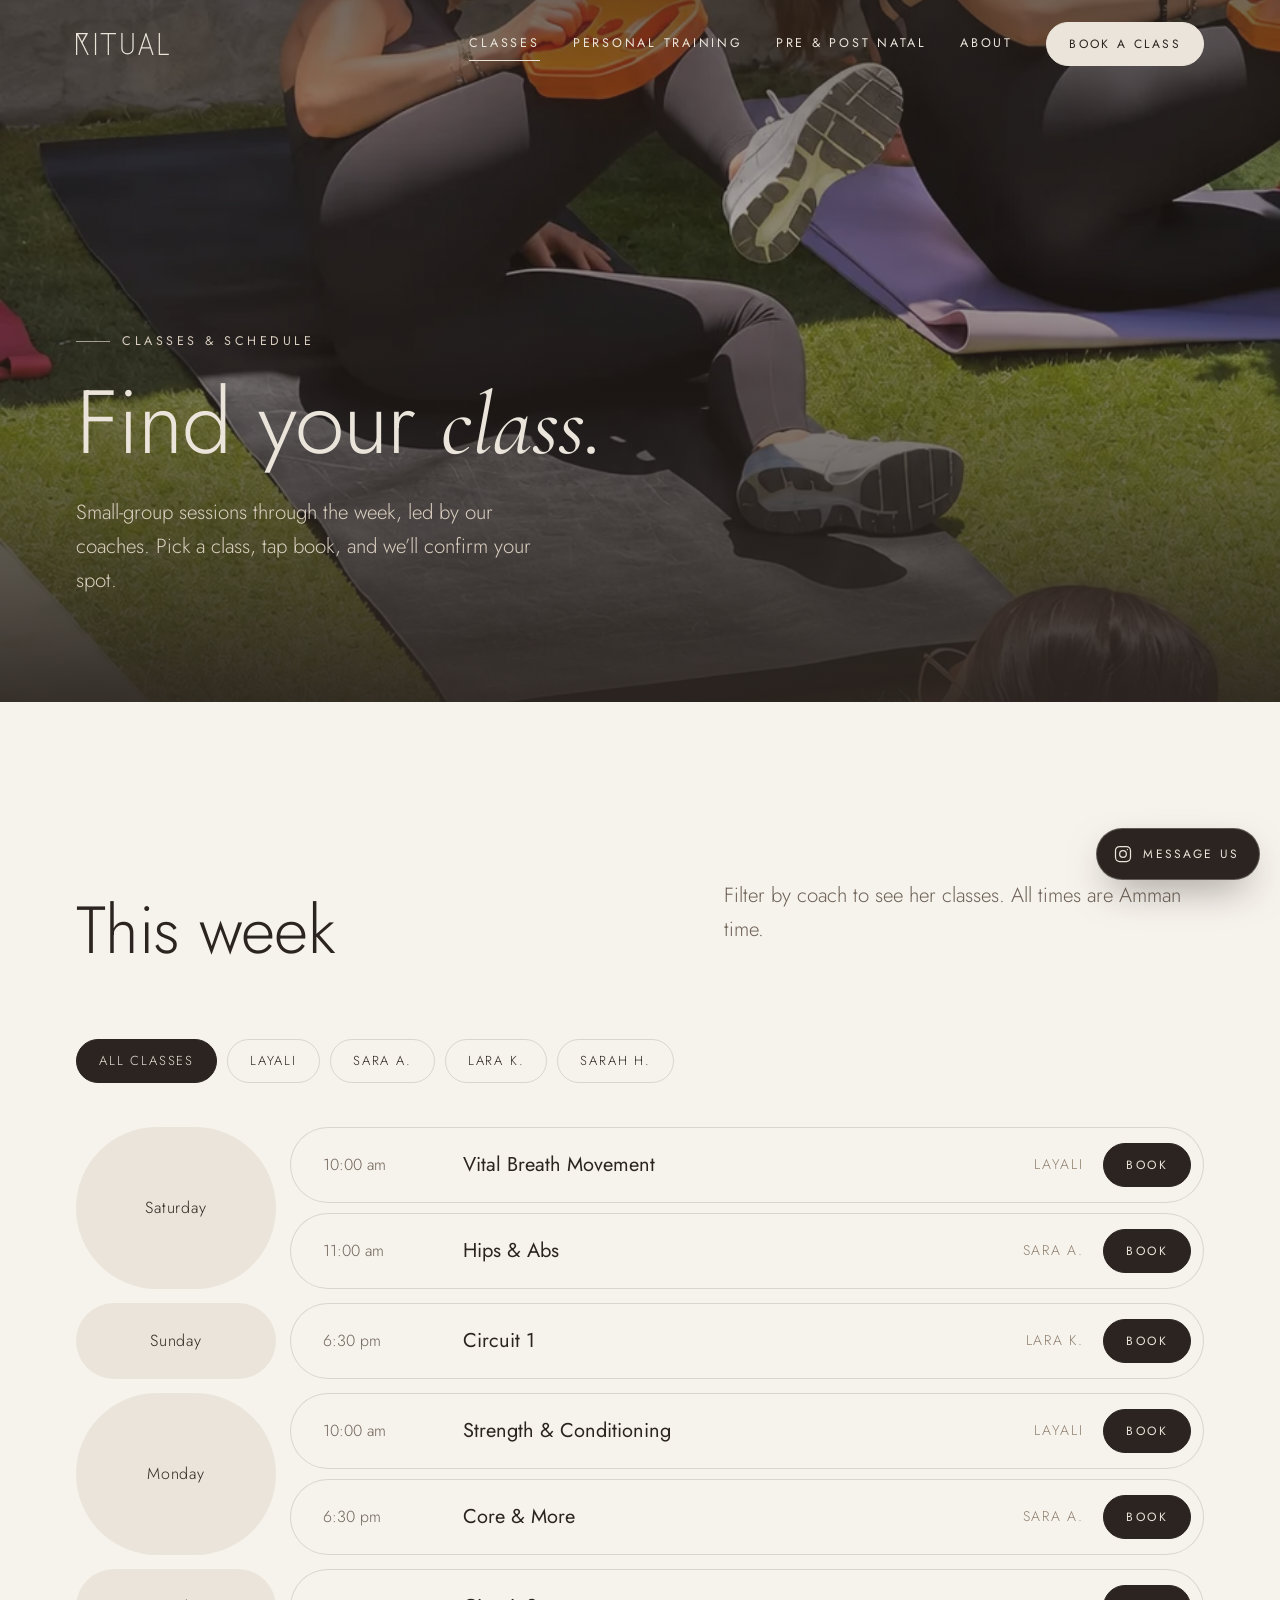
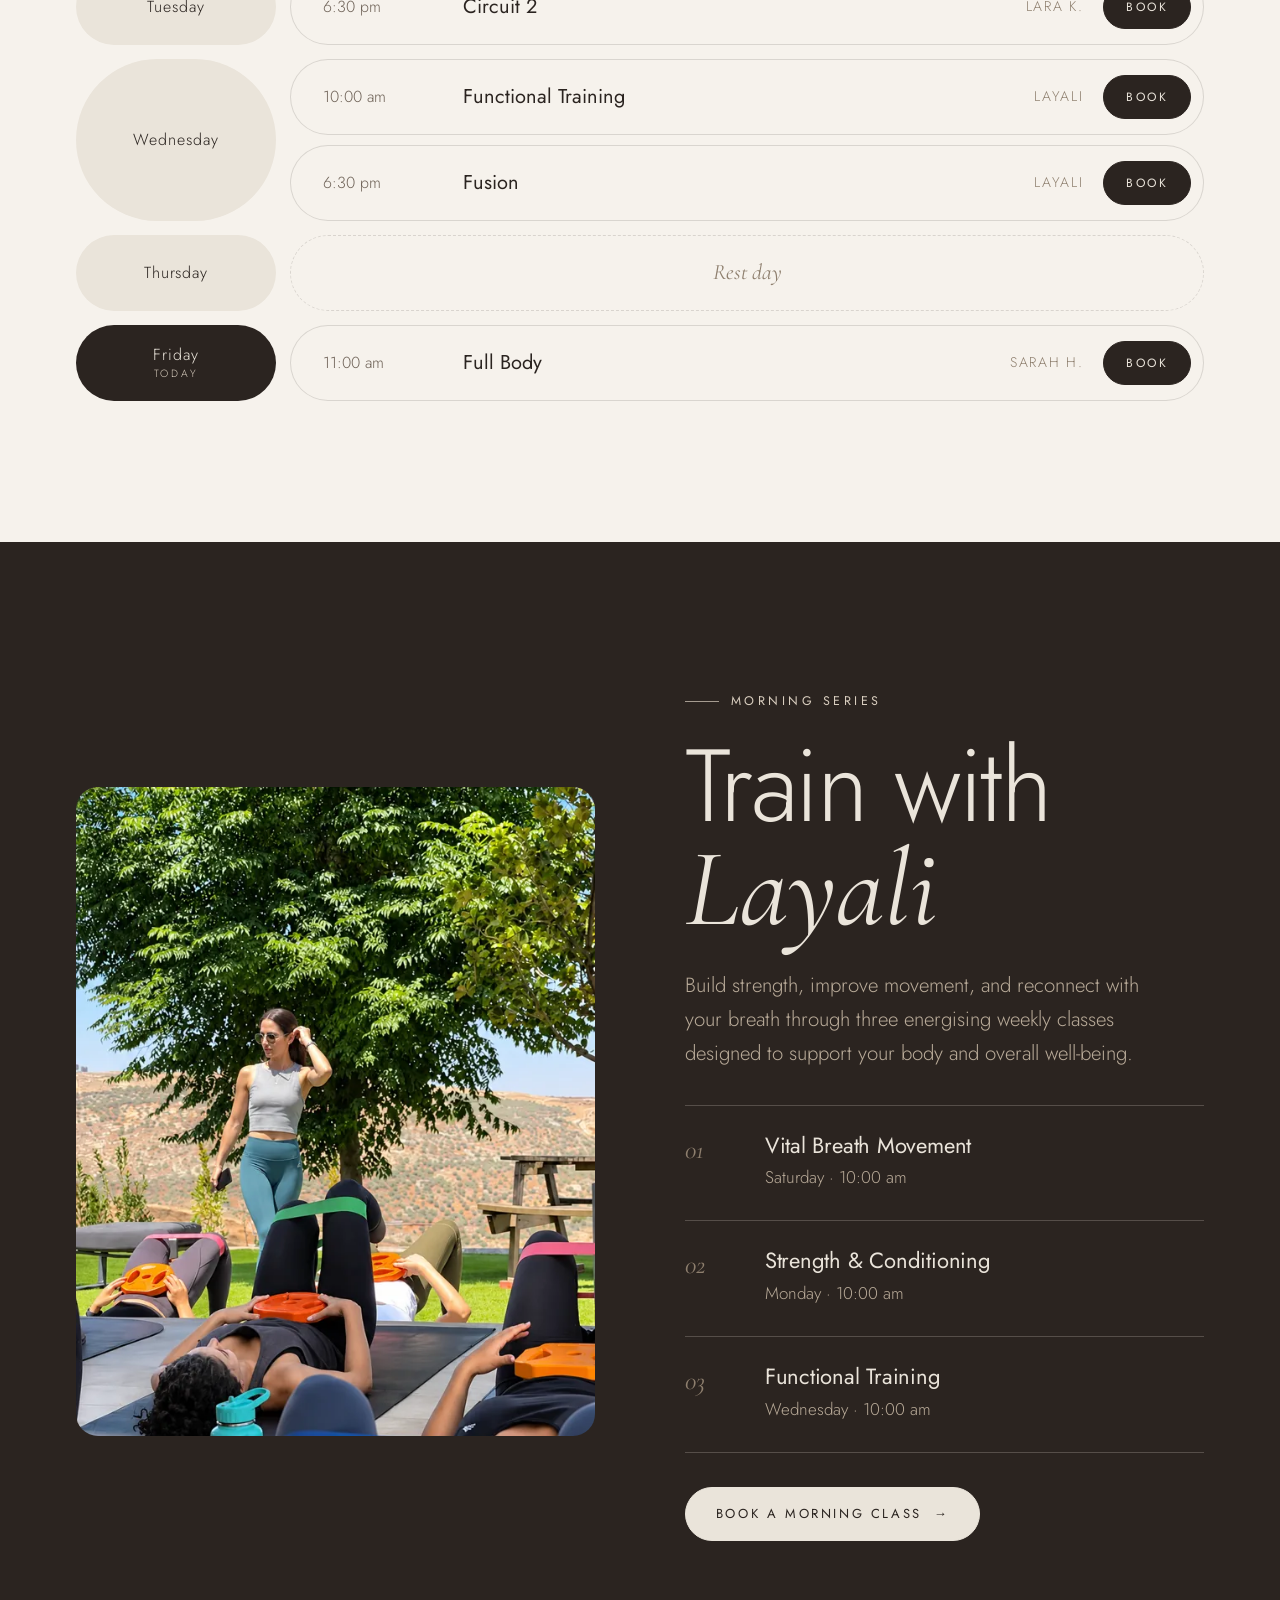
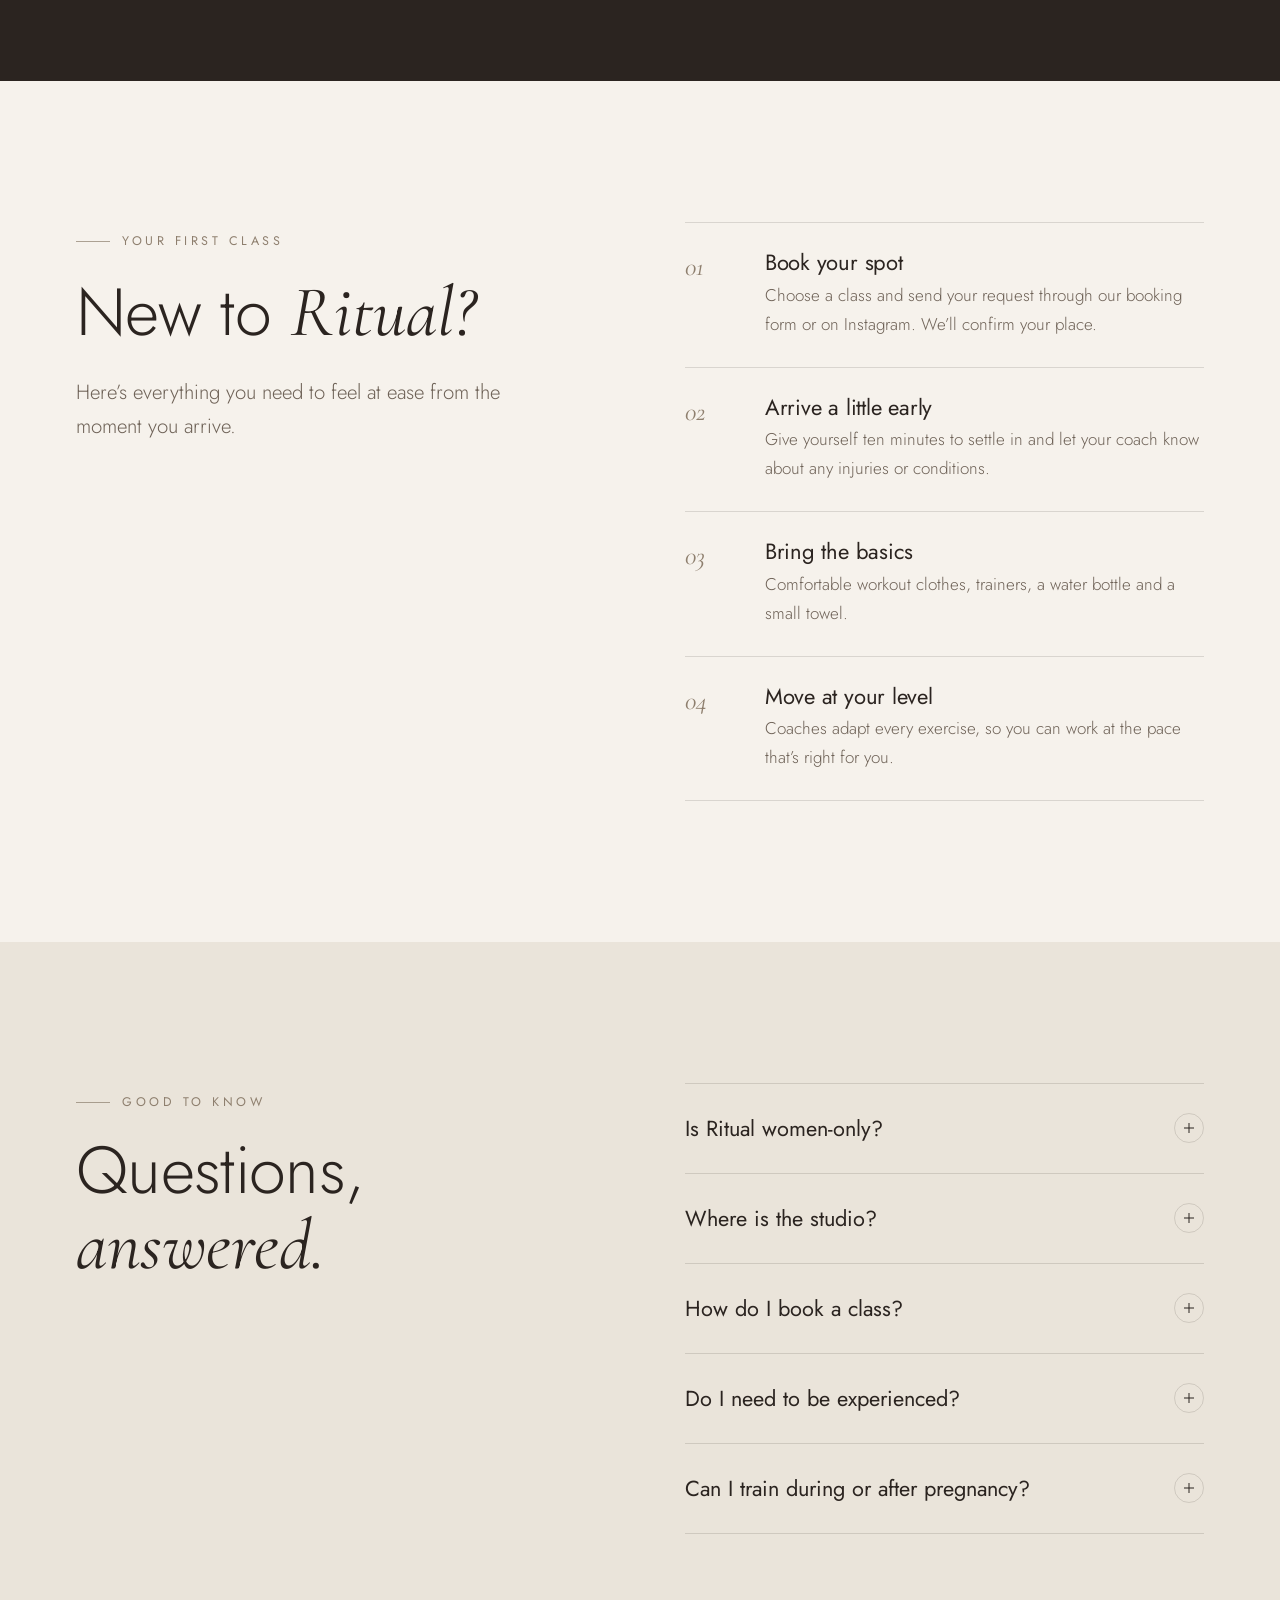
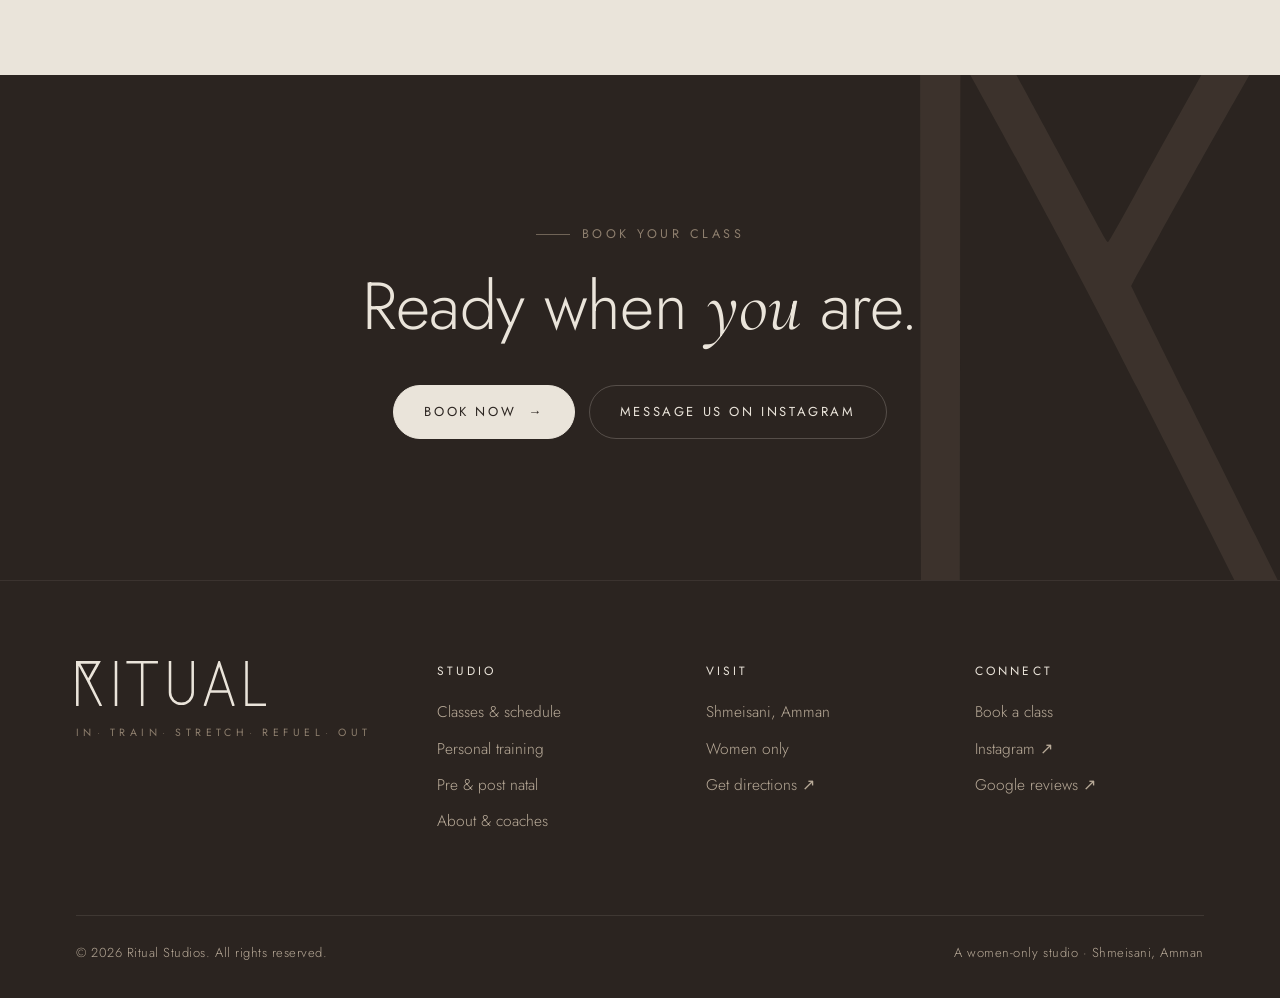
<file: classes.html>
<!DOCTYPE html>
<html lang="en" class="no-js">
<head>
<meta charset="utf-8">
<meta name="viewport" content="width=device-width, initial-scale=1, viewport-fit=cover">
<title>Classes & Schedule — Ritual Studios</title>
<meta name="description" content="The weekly class schedule at Ritual Studios, a women-only studio in Shmeisani, Amman. Find your class and book in seconds.">
<meta name="theme-color" content="#2B2420">
<meta property="og:type" content="website">
<meta property="og:site_name" content="Ritual Studios">
<meta property="og:title" content="Classes & Schedule — Ritual Studios">
<meta property="og:description" content="The weekly class schedule at Ritual Studios, a women-only studio in Shmeisani, Amman. Find your class and book in seconds.">
<meta property="og:image" content="assets/img/outdoor-class.webp">
<meta name="twitter:card" content="summary_large_image">
<link rel="icon" href="assets/brand/favicon.svg" type="image/svg+xml">
<link rel="icon" href="favicon.ico" sizes="32x32">
<link rel="apple-touch-icon" href="assets/brand/apple-touch-icon.png">
<link rel="preload" href="assets/fonts/jost-latin-300-normal.woff2" as="font" type="font/woff2" crossorigin>
<link rel="stylesheet" href="assets/css/style.css">
<script type="application/ld+json">{"@context": "https://schema.org", "@type": "ExerciseGym", "name": "Ritual Studios", "description": "Women-only fitness studio in Shmeisani, Amman: group classes, personal training and pre/post natal training.", "address": {"@type": "PostalAddress", "addressLocality": "Shmeisani, Amman", "addressCountry": "JO"}, "sameAs": ["https://www.instagram.com/ritualstudios/"], "hasMap": "https://maps.app.goo.gl/66debxw34wgPGRtBA"}</script>
</head>
<body data-page="classes">
<a class="visually-hidden" href="#main">Skip to content</a>
<header class="site-header">
  <div class="wrap">
    <a class="brand" href="index.html" aria-label="Ritual Studios — home"><svg xmlns="http://www.w3.org/2000/svg" viewBox="0 0 422 100" role="img" aria-label="Ritual Studios"><path transform="translate(-42.842,-18.579) scale(0.10929)" fill="currentColor" fill-rule="evenodd" d="M445.0,677.5L445.5,270.5L447.1,273.0C449.0,275.8 477.3,326.9 499.0,366.5C506.8,380.8 515.6,396.8 518.5,402.0C521.4,407.2 527.3,418.0 531.5,426.0C535.8,434.0 550.0,460.3 563.0,484.5C588.6,532.0 635.9,622.2 659.0,667.5C666.8,682.9 675.8,700.5 679.0,706.5C695.1,737.3 738.1,822.4 811.5,968.5C843.3,1031.8 869.8,1083.8 870.4,1084.2C871.0,1084.7 883.2,1084.9 897.4,1084.7L923.3,1084.5L924.2,1083.0C925.2,1081.4 882.7,995.3 744.1,718.2C704.5,638.9 672.0,573.5 672.0,573.0C672.0,572.5 679.3,559.1 688.2,543.3C697.1,527.4 706.2,511.1 708.5,507.0C720.0,486.2 729.4,469.2 736.0,457.5C740.1,450.4 745.0,441.6 747.0,438.0C767.6,401.2 802.4,339.4 807.0,331.5C810.2,326.0 823.5,302.6 836.5,279.5C849.6,256.4 864.0,231.0 868.5,223.0C888.4,188.0 894.1,177.0 893.8,174.8L893.5,172.5L863.0,171.9C846.2,171.5 734.0,170.7 613.7,170.0C439.2,169.1 394.6,169.1 393.4,170.1L391.9,171.3L392.5,599.9C392.8,835.6 393.3,1041.2 393.6,1056.8L394.2,1085.0L419.4,1084.8L444.5,1084.5L445.0,677.5ZM637.7,510.8C630.0,497.1 615.7,470.8 573.3,392.0C559.8,367.0 546.4,342.2 543.5,337.0C540.6,331.8 533.3,318.3 527.2,307.0C521.2,295.7 509.0,273.1 500.1,256.6C491.2,240.2 484.1,226.1 484.4,225.4L484.9,224.0L643.5,224.0L802.0,224.0L802.0,225.3C802.0,226.1 799.8,230.7 797.1,235.6C791.0,246.9 777.5,271.3 772.0,281.0C769.7,285.1 765.4,292.8 762.5,298.0C759.6,303.2 752.0,316.9 745.5,328.5C729.1,357.7 706.0,399.4 676.5,453.0C651.0,499.2 642.4,514.4 641.2,514.8C640.6,515.0 639.1,513.2 637.7,510.8Z"/><g fill="none" stroke="currentColor" stroke-width="5.6" stroke-linecap="butt" stroke-linejoin="miter">
<path d="M88.8,0V100"/>
<path d="M112,2.8H182M147,2.8V100"/>
<path d="M208.8,0V70A25.2,25.2 0 0 0 259.2,70V0"/>
<path d="M286,100L318,3.8L350,100M296.5,68H339.5"/>
<path d="M378.8,0V97.2H422"/>
</g></svg></a>
    <nav class="nav" id="site-nav" aria-label="Main">
      <a href="classes.html" aria-current="page">Classes</a><a href="personal-training.html">Personal Training</a><a href="pre-post-natal.html">Pre &amp; Post Natal</a><a href="about.html">About</a>
      <a class="btn btn--sm" href="book.html">Book a class</a>
    </nav>
    <button class="menu-toggle" aria-controls="site-nav" aria-expanded="false" aria-label="Menu"><span></span><span></span></button>
  </div>
</header>
<section class="page-hero">
  <div class="page-hero__media"><img src="assets/img/outdoor-class.webp" srcset="assets/img/outdoor-class-sm.webp 640w, assets/img/outdoor-class.webp 1100w" sizes="100vw" alt="Members in an outdoor mat class" fetchpriority="high" decoding="async" style="object-position:50% 45%"></div>
  <div class="wrap page-hero__content">
    <span class="eyebrow reveal">Classes &amp; schedule</span>
    <h1 class="reveal reveal-d1">Find your <em>class.</em></h1>
    <p class="lead reveal reveal-d2">Small-group sessions through the week, led by our coaches. Pick a class, tap book, and we’ll confirm your spot.</p>
  </div>
</section>
<main id="main">
<section class="section">
  <div class="wrap">
    <div class="ritual-head">
      <div><span class="eyebrow reveal">Weekly timetable</span><h2 class="h2 reveal reveal-d1" style="margin-top:22px">This week</h2></div>
      <p class="lead reveal reveal-d2">Filter by coach to see her classes. All times are Amman time.</p>
    </div>
    <div class="filters reveal" data-filters role="group" aria-label="Filter by coach"></div>
    <div class="week" data-week></div>
  </div>
</section>

<section class="section section--dark">
  <div class="wrap feature-coach">
    <div class="feature-coach__img reveal"><img src="assets/img/coach-outdoor.webp" srcset="assets/img/coach-outdoor-sm.webp 640w, assets/img/coach-outdoor.webp 1100w" sizes="(max-width: 860px) 100vw, 50vw" alt="A Ritual coach leading an outdoor session" loading="lazy" decoding="async" style="object-position:50% 25%"></div>
    <div>
      <span class="eyebrow reveal">Morning series</span>
      <h2 class="display reveal reveal-d1" style="margin-top:22px">Train with <em>Layali</em></h2>
      <p class="lead reveal reveal-d2" style="margin-top:26px">Build strength, improve movement, and reconnect with your breath through three energising weekly classes designed to support your body and overall well-being.</p>
      <ol class="numbered reveal reveal-d3" style="margin-top:34px">
        <li><div><h3>Vital Breath Movement</h3><p>Saturday · 10:00 am</p></div></li>
        <li><div><h3>Strength &amp; Conditioning</h3><p>Monday · 10:00 am</p></div></li>
        <li><div><h3>Functional Training</h3><p>Wednesday · 10:00 am</p></div></li>
      </ol>
      <div class="btn-row reveal" style="margin-top:34px"><a class="btn btn--light" href="book.html?service=group">Book a morning class <span class="arrow" aria-hidden="true">→</span></a></div>
    </div>
  </div>
</section>

<section class="section">
  <div class="wrap split split--top">
    <div><span class="eyebrow reveal">Your first class</span><h2 class="h2 reveal reveal-d1" style="margin-top:22px">New to <em>Ritual?</em></h2>
      <p class="lead reveal reveal-d2" style="margin-top:24px">Here’s everything you need to feel at ease from the moment you arrive.</p></div>
    <ol class="numbered reveal reveal-d1">
      <li><div><h3>Book your spot</h3><p>Choose a class and send your request through our booking form or on Instagram. We’ll confirm your place.</p></div></li>
      <li><div><h3>Arrive a little early</h3><p>Give yourself ten minutes to settle in and let your coach know about any injuries or conditions.</p></div></li>
      <li><div><h3>Bring the basics</h3><p>Comfortable workout clothes, trainers, a water bottle and a small towel.</p></div></li>
      <li><div><h3>Move at your level</h3><p>Coaches adapt every exercise, so you can work at the pace that’s right for you.</p></div></li>
    </ol>
  </div>
</section>

<section class="section section--sand">
  <div class="wrap split split--top">
    <div><span class="eyebrow reveal">Good to know</span><h2 class="h2 reveal reveal-d1" style="margin-top:22px">Questions, <em>answered.</em></h2></div>
    <div class="faq reveal reveal-d1">
      <details><summary>Is Ritual women-only?<span class="plus" aria-hidden="true"></span></summary><p>Yes. Ritual is a women-only studio — every class, every coach and every member.</p></details>
      <details><summary>Where is the studio?<span class="plus" aria-hidden="true"></span></summary><p>We’re in Shmeisani, Amman. Tap “Get directions” anywhere on the site to open our location in Google Maps.</p></details>
      <details><summary>How do I book a class?<span class="plus" aria-hidden="true"></span></summary><p>Use the booking form on this website, or send us a direct message on Instagram @ritualstudios. We’ll get back to you to confirm.</p></details>
      <details><summary>Do I need to be experienced?<span class="plus" aria-hidden="true"></span></summary><p>Not at all. Tell your coach where you’re starting from and she’ll guide you through the right variations.</p></details>
      <details><summary>Can I train during or after pregnancy?<span class="plus" aria-hidden="true"></span></summary><p>Yes — we offer dedicated pre &amp; post natal training. We always ask for your doctor’s clearance before you begin.</p></details>
    </div>
  </div>
</section>
<section class="section cta-band">
  <div class="cta-band__mark" aria-hidden="true"><svg xmlns="http://www.w3.org/2000/svg" viewBox="380 158 557 939" aria-hidden="true"><path fill="currentColor" fill-rule="evenodd" d="M445.0,677.5L445.5,270.5L447.1,273.0C449.0,275.8 477.3,326.9 499.0,366.5C506.8,380.8 515.6,396.8 518.5,402.0C521.4,407.2 527.3,418.0 531.5,426.0C535.8,434.0 550.0,460.3 563.0,484.5C588.6,532.0 635.9,622.2 659.0,667.5C666.8,682.9 675.8,700.5 679.0,706.5C695.1,737.3 738.1,822.4 811.5,968.5C843.3,1031.8 869.8,1083.8 870.4,1084.2C871.0,1084.7 883.2,1084.9 897.4,1084.7L923.3,1084.5L924.2,1083.0C925.2,1081.4 882.7,995.3 744.1,718.2C704.5,638.9 672.0,573.5 672.0,573.0C672.0,572.5 679.3,559.1 688.2,543.3C697.1,527.4 706.2,511.1 708.5,507.0C720.0,486.2 729.4,469.2 736.0,457.5C740.1,450.4 745.0,441.6 747.0,438.0C767.6,401.2 802.4,339.4 807.0,331.5C810.2,326.0 823.5,302.6 836.5,279.5C849.6,256.4 864.0,231.0 868.5,223.0C888.4,188.0 894.1,177.0 893.8,174.8L893.5,172.5L863.0,171.9C846.2,171.5 734.0,170.7 613.7,170.0C439.2,169.1 394.6,169.1 393.4,170.1L391.9,171.3L392.5,599.9C392.8,835.6 393.3,1041.2 393.6,1056.8L394.2,1085.0L419.4,1084.8L444.5,1084.5L445.0,677.5ZM637.7,510.8C630.0,497.1 615.7,470.8 573.3,392.0C559.8,367.0 546.4,342.2 543.5,337.0C540.6,331.8 533.3,318.3 527.2,307.0C521.2,295.7 509.0,273.1 500.1,256.6C491.2,240.2 484.1,226.1 484.4,225.4L484.9,224.0L643.5,224.0L802.0,224.0L802.0,225.3C802.0,226.1 799.8,230.7 797.1,235.6C791.0,246.9 777.5,271.3 772.0,281.0C769.7,285.1 765.4,292.8 762.5,298.0C759.6,303.2 752.0,316.9 745.5,328.5C729.1,357.7 706.0,399.4 676.5,453.0C651.0,499.2 642.4,514.4 641.2,514.8C640.6,515.0 639.1,513.2 637.7,510.8Z"/></svg></div>
  <div class="wrap">
    <span class="eyebrow reveal">Book your class</span>
    <h2 class="h2 reveal reveal-d1">Ready when <em>you</em> are.</h2>
    <div class="btn-row reveal reveal-d2">
      <a class="btn btn--light" href="book.html">Book now <span class="arrow" aria-hidden="true">→</span></a>
      <a class="btn btn--ghost-light" data-link="instagramDM" href="https://www.instagram.com/ritualstudios/" target="_blank" rel="noopener">Message us on Instagram</a>
    </div>
  </div>
</section>

</main>
<a class="ig-float" data-link="instagramDM" href="https://www.instagram.com/ritualstudios/" target="_blank" rel="noopener"><svg viewBox="0 0 24 24" fill="none" stroke="currentColor" stroke-width="1.5" aria-hidden="true"><rect x="3" y="3" width="18" height="18" rx="5"/><circle cx="12" cy="12" r="4"/><circle cx="17.3" cy="6.7" r=".8" fill="currentColor" stroke="none"/></svg><span class="label">Message us</span></a>
<footer class="site-footer">
  <div class="wrap">
    <div class="footer-top">
      <div class="footer-brand"><svg xmlns="http://www.w3.org/2000/svg" viewBox="0 0 422 100" role="img" aria-label="Ritual Studios"><path transform="translate(-42.842,-18.579) scale(0.10929)" fill="currentColor" fill-rule="evenodd" d="M445.0,677.5L445.5,270.5L447.1,273.0C449.0,275.8 477.3,326.9 499.0,366.5C506.8,380.8 515.6,396.8 518.5,402.0C521.4,407.2 527.3,418.0 531.5,426.0C535.8,434.0 550.0,460.3 563.0,484.5C588.6,532.0 635.9,622.2 659.0,667.5C666.8,682.9 675.8,700.5 679.0,706.5C695.1,737.3 738.1,822.4 811.5,968.5C843.3,1031.8 869.8,1083.8 870.4,1084.2C871.0,1084.7 883.2,1084.9 897.4,1084.7L923.3,1084.5L924.2,1083.0C925.2,1081.4 882.7,995.3 744.1,718.2C704.5,638.9 672.0,573.5 672.0,573.0C672.0,572.5 679.3,559.1 688.2,543.3C697.1,527.4 706.2,511.1 708.5,507.0C720.0,486.2 729.4,469.2 736.0,457.5C740.1,450.4 745.0,441.6 747.0,438.0C767.6,401.2 802.4,339.4 807.0,331.5C810.2,326.0 823.5,302.6 836.5,279.5C849.6,256.4 864.0,231.0 868.5,223.0C888.4,188.0 894.1,177.0 893.8,174.8L893.5,172.5L863.0,171.9C846.2,171.5 734.0,170.7 613.7,170.0C439.2,169.1 394.6,169.1 393.4,170.1L391.9,171.3L392.5,599.9C392.8,835.6 393.3,1041.2 393.6,1056.8L394.2,1085.0L419.4,1084.8L444.5,1084.5L445.0,677.5ZM637.7,510.8C630.0,497.1 615.7,470.8 573.3,392.0C559.8,367.0 546.4,342.2 543.5,337.0C540.6,331.8 533.3,318.3 527.2,307.0C521.2,295.7 509.0,273.1 500.1,256.6C491.2,240.2 484.1,226.1 484.4,225.4L484.9,224.0L643.5,224.0L802.0,224.0L802.0,225.3C802.0,226.1 799.8,230.7 797.1,235.6C791.0,246.9 777.5,271.3 772.0,281.0C769.7,285.1 765.4,292.8 762.5,298.0C759.6,303.2 752.0,316.9 745.5,328.5C729.1,357.7 706.0,399.4 676.5,453.0C651.0,499.2 642.4,514.4 641.2,514.8C640.6,515.0 639.1,513.2 637.7,510.8Z"/><g fill="none" stroke="currentColor" stroke-width="5.6" stroke-linecap="butt" stroke-linejoin="miter">
<path d="M88.8,0V100"/>
<path d="M112,2.8H182M147,2.8V100"/>
<path d="M208.8,0V70A25.2,25.2 0 0 0 259.2,70V0"/>
<path d="M286,100L318,3.8L350,100M296.5,68H339.5"/>
<path d="M378.8,0V97.2H422"/>
</g></svg><p class="tagline" aria-label="In, train, stretch, refuel, out"><span>In</span><span>Train</span><span>Stretch</span><span>Refuel</span><span>Out</span></p></div>
      <div class="footer-col"><h4>Studio</h4><ul>
        <li><a href="classes.html">Classes &amp; schedule</a></li>
        <li><a href="personal-training.html">Personal training</a></li>
        <li><a href="pre-post-natal.html">Pre &amp; post natal</a></li>
        <li><a href="about.html">About &amp; coaches</a></li>
      </ul></div>
      <div class="footer-col"><h4>Visit</h4><ul>
        <li>Shmeisani, Amman</li>
        <li>Women only</li>
        <li><a data-link="mapsUrl" href="https://maps.app.goo.gl/66debxw34wgPGRtBA" target="_blank" rel="noopener">Get directions ↗</a></li>
      </ul></div>
      <div class="footer-col"><h4>Connect</h4><ul>
        <li><a href="book.html">Book a class</a></li>
        <li><a data-link="instagramUrl" href="https://www.instagram.com/ritualstudios/" target="_blank" rel="noopener">Instagram ↗</a></li>
        <li><a data-link="reviewsUrl" href="https://maps.app.goo.gl/66debxw34wgPGRtBA" target="_blank" rel="noopener">Google reviews ↗</a></li>
      </ul></div>
    </div>
    <div class="footer-bottom"><span>© <span data-year>2026</span> Ritual Studios. All rights reserved.</span><span>A women-only studio · Shmeisani, Amman</span></div>
  </div>
</footer>
<script src="assets/js/config.js"></script>
<script src="assets/js/main.js"></script>
</body>
</html>
</file>
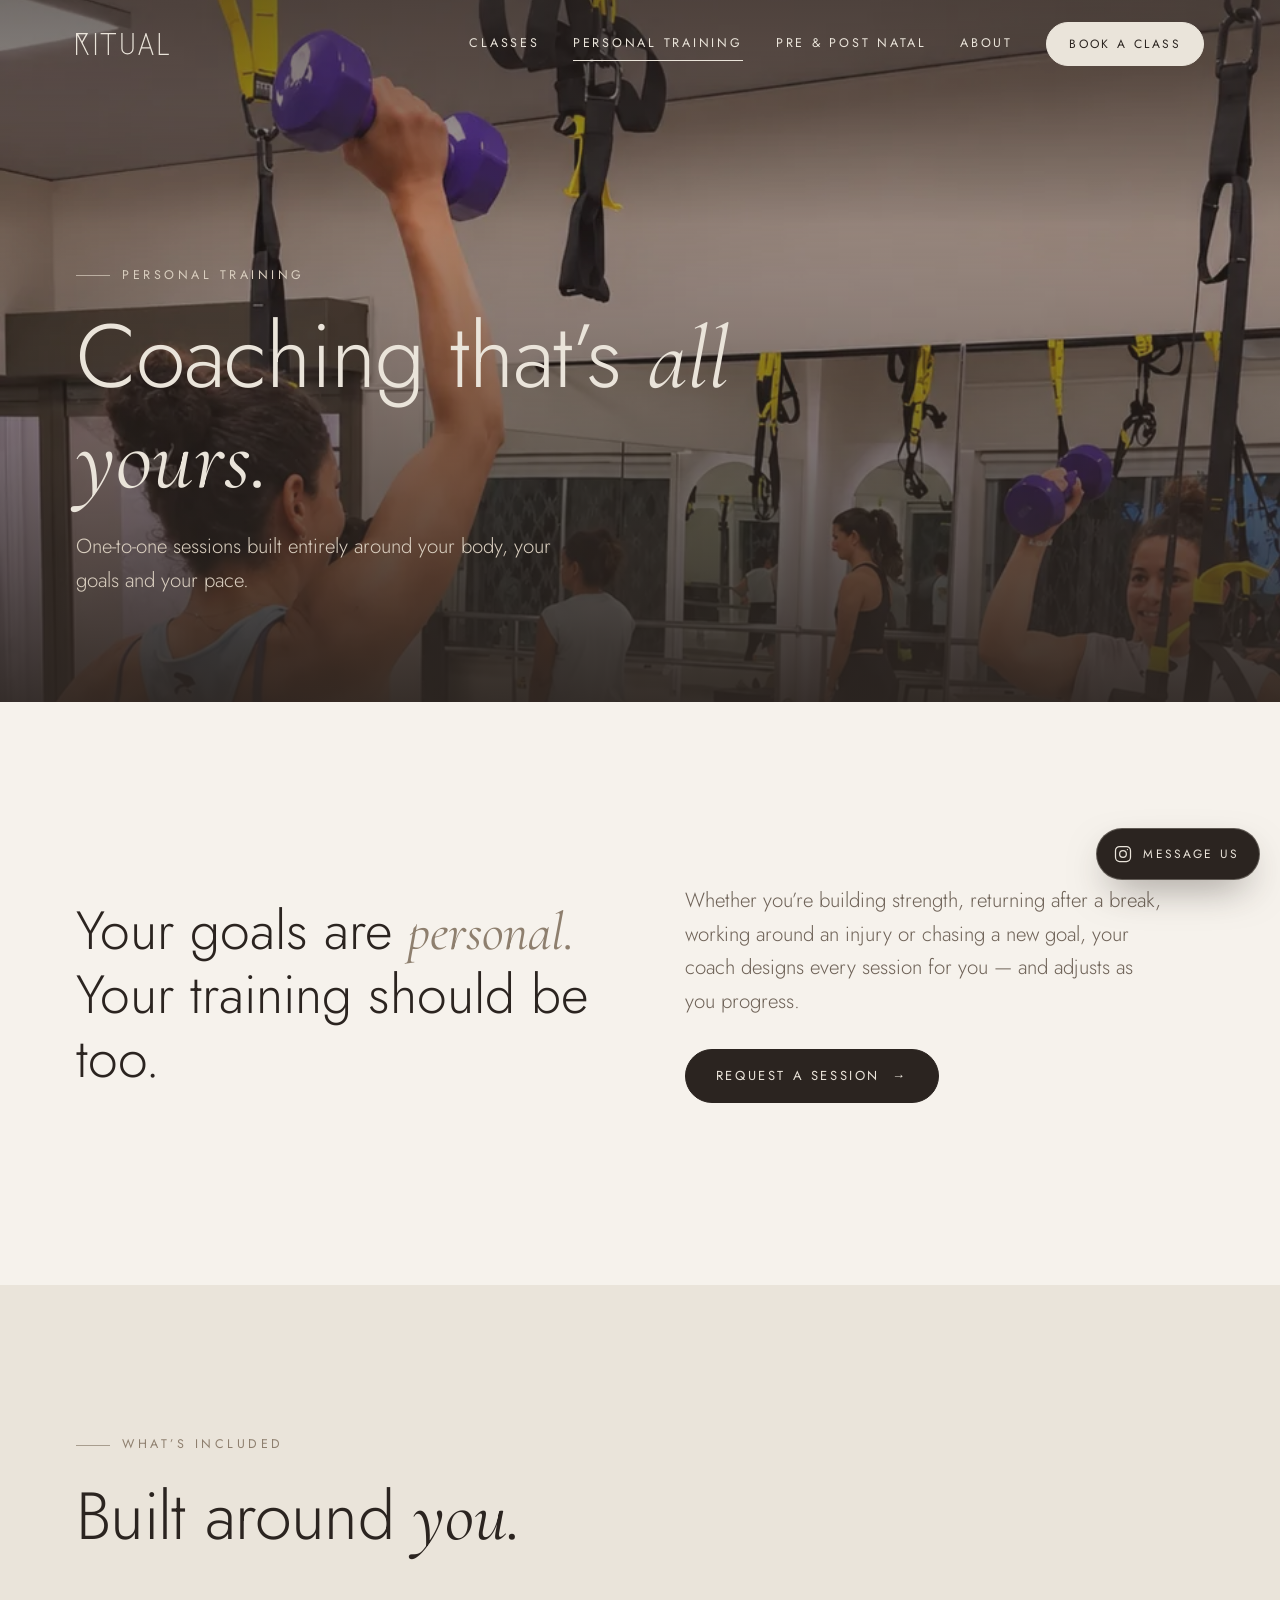
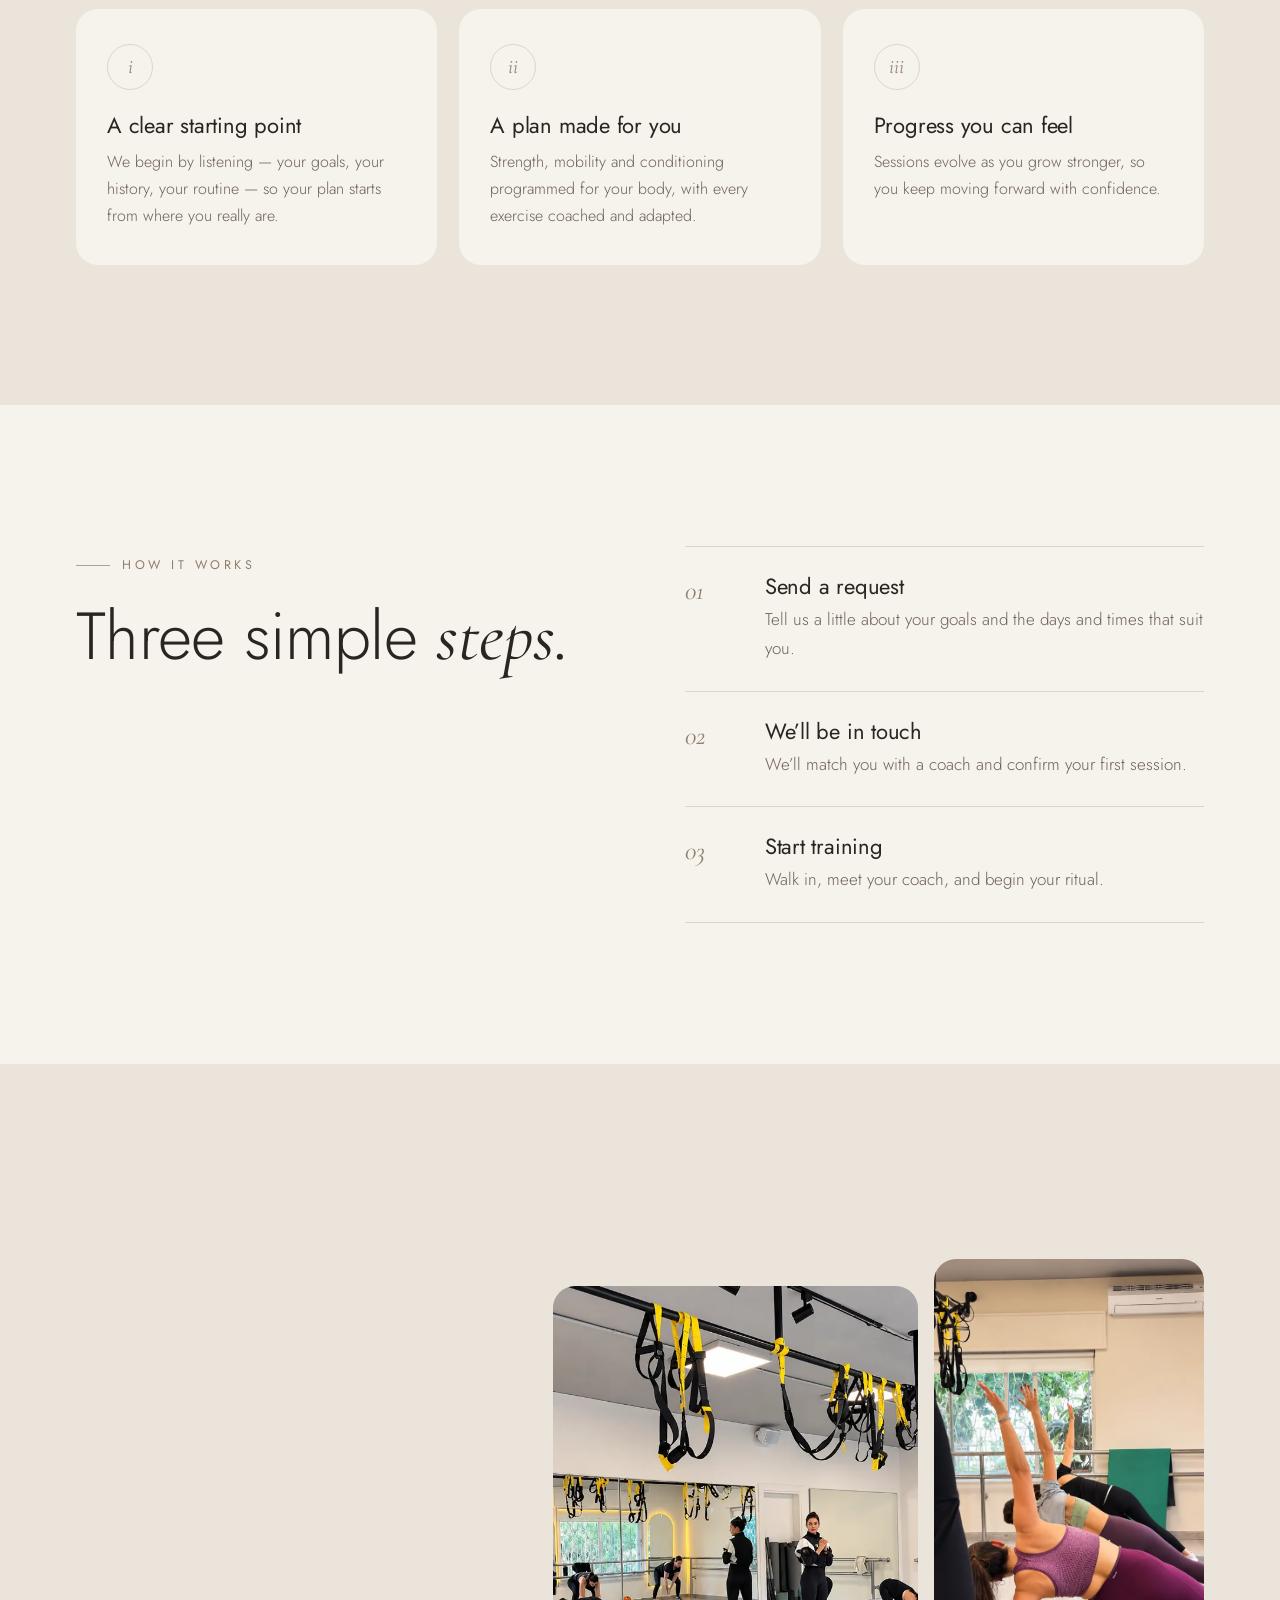
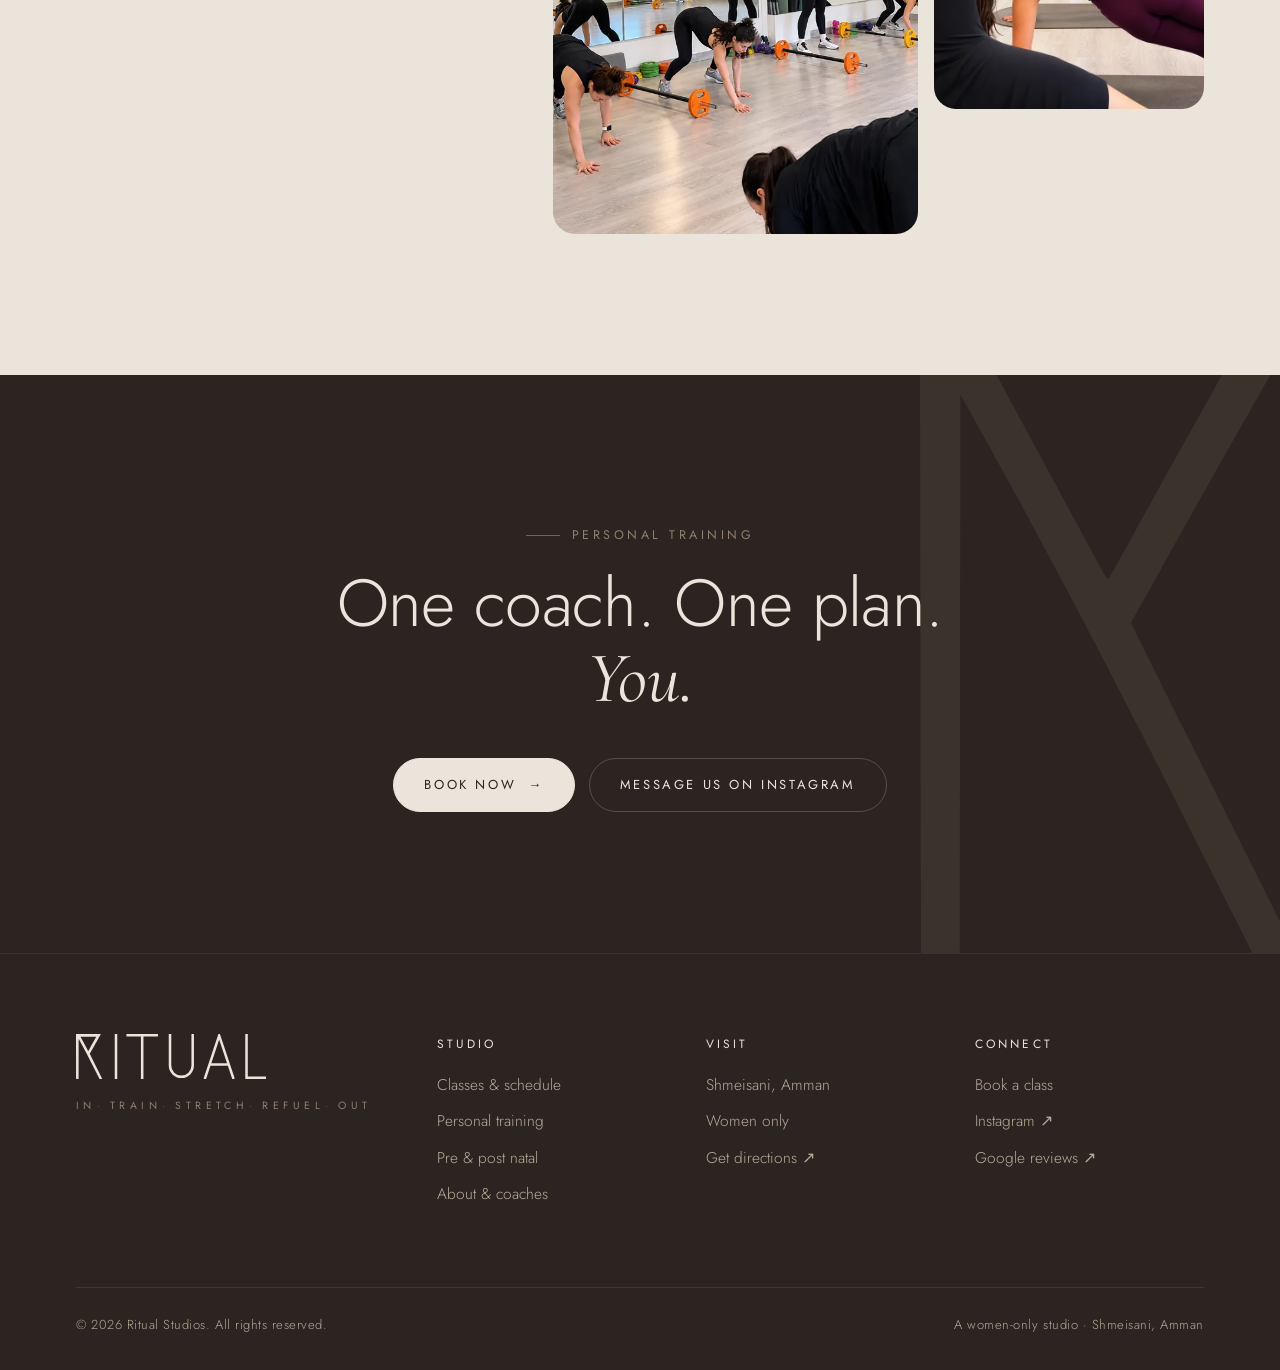
<file: personal-training.html>
<!DOCTYPE html>
<html lang="en" class="no-js">
<head>
<meta charset="utf-8">
<meta name="viewport" content="width=device-width, initial-scale=1, viewport-fit=cover">
<title>Personal Training — Ritual Studios</title>
<meta name="description" content="One-to-one personal training for women at Ritual Studios, Shmeisani, Amman. Coaching built around your body, your goals and your schedule.">
<meta name="theme-color" content="#2B2420">
<meta property="og:type" content="website">
<meta property="og:site_name" content="Ritual Studios">
<meta property="og:title" content="Personal Training — Ritual Studios">
<meta property="og:description" content="One-to-one personal training for women at Ritual Studios, Shmeisani, Amman. Coaching built around your body, your goals and your schedule.">
<meta property="og:image" content="assets/img/pt-dumbbells.webp">
<meta name="twitter:card" content="summary_large_image">
<link rel="icon" href="assets/brand/favicon.svg" type="image/svg+xml">
<link rel="icon" href="favicon.ico" sizes="32x32">
<link rel="apple-touch-icon" href="assets/brand/apple-touch-icon.png">
<link rel="preload" href="assets/fonts/jost-latin-300-normal.woff2" as="font" type="font/woff2" crossorigin>
<link rel="stylesheet" href="assets/css/style.css">
<script type="application/ld+json">{"@context": "https://schema.org", "@type": "ExerciseGym", "name": "Ritual Studios", "description": "Women-only fitness studio in Shmeisani, Amman: group classes, personal training and pre/post natal training.", "address": {"@type": "PostalAddress", "addressLocality": "Shmeisani, Amman", "addressCountry": "JO"}, "sameAs": ["https://www.instagram.com/ritualstudios/"], "hasMap": "https://maps.app.goo.gl/66debxw34wgPGRtBA"}</script>
</head>
<body data-page="pt">
<a class="visually-hidden" href="#main">Skip to content</a>
<header class="site-header">
  <div class="wrap">
    <a class="brand" href="index.html" aria-label="Ritual Studios — home"><svg xmlns="http://www.w3.org/2000/svg" viewBox="0 0 422 100" role="img" aria-label="Ritual Studios"><path transform="translate(-42.842,-18.579) scale(0.10929)" fill="currentColor" fill-rule="evenodd" d="M445.0,677.5L445.5,270.5L447.1,273.0C449.0,275.8 477.3,326.9 499.0,366.5C506.8,380.8 515.6,396.8 518.5,402.0C521.4,407.2 527.3,418.0 531.5,426.0C535.8,434.0 550.0,460.3 563.0,484.5C588.6,532.0 635.9,622.2 659.0,667.5C666.8,682.9 675.8,700.5 679.0,706.5C695.1,737.3 738.1,822.4 811.5,968.5C843.3,1031.8 869.8,1083.8 870.4,1084.2C871.0,1084.7 883.2,1084.9 897.4,1084.7L923.3,1084.5L924.2,1083.0C925.2,1081.4 882.7,995.3 744.1,718.2C704.5,638.9 672.0,573.5 672.0,573.0C672.0,572.5 679.3,559.1 688.2,543.3C697.1,527.4 706.2,511.1 708.5,507.0C720.0,486.2 729.4,469.2 736.0,457.5C740.1,450.4 745.0,441.6 747.0,438.0C767.6,401.2 802.4,339.4 807.0,331.5C810.2,326.0 823.5,302.6 836.5,279.5C849.6,256.4 864.0,231.0 868.5,223.0C888.4,188.0 894.1,177.0 893.8,174.8L893.5,172.5L863.0,171.9C846.2,171.5 734.0,170.7 613.7,170.0C439.2,169.1 394.6,169.1 393.4,170.1L391.9,171.3L392.5,599.9C392.8,835.6 393.3,1041.2 393.6,1056.8L394.2,1085.0L419.4,1084.8L444.5,1084.5L445.0,677.5ZM637.7,510.8C630.0,497.1 615.7,470.8 573.3,392.0C559.8,367.0 546.4,342.2 543.5,337.0C540.6,331.8 533.3,318.3 527.2,307.0C521.2,295.7 509.0,273.1 500.1,256.6C491.2,240.2 484.1,226.1 484.4,225.4L484.9,224.0L643.5,224.0L802.0,224.0L802.0,225.3C802.0,226.1 799.8,230.7 797.1,235.6C791.0,246.9 777.5,271.3 772.0,281.0C769.7,285.1 765.4,292.8 762.5,298.0C759.6,303.2 752.0,316.9 745.5,328.5C729.1,357.7 706.0,399.4 676.5,453.0C651.0,499.2 642.4,514.4 641.2,514.8C640.6,515.0 639.1,513.2 637.7,510.8Z"/><g fill="none" stroke="currentColor" stroke-width="5.6" stroke-linecap="butt" stroke-linejoin="miter">
<path d="M88.8,0V100"/>
<path d="M112,2.8H182M147,2.8V100"/>
<path d="M208.8,0V70A25.2,25.2 0 0 0 259.2,70V0"/>
<path d="M286,100L318,3.8L350,100M296.5,68H339.5"/>
<path d="M378.8,0V97.2H422"/>
</g></svg></a>
    <nav class="nav" id="site-nav" aria-label="Main">
      <a href="classes.html">Classes</a><a href="personal-training.html" aria-current="page">Personal Training</a><a href="pre-post-natal.html">Pre &amp; Post Natal</a><a href="about.html">About</a>
      <a class="btn btn--sm" href="book.html">Book a class</a>
    </nav>
    <button class="menu-toggle" aria-controls="site-nav" aria-expanded="false" aria-label="Menu"><span></span><span></span></button>
  </div>
</header>
<section class="page-hero">
  <div class="page-hero__media"><img src="assets/img/pt-dumbbells.webp" srcset="assets/img/pt-dumbbells-sm.webp 640w, assets/img/pt-dumbbells.webp 1100w" sizes="100vw" alt="A member training with dumbbells" fetchpriority="high" decoding="async" style="object-position:50% 22%"></div>
  <div class="wrap page-hero__content">
    <span class="eyebrow reveal">Personal training</span>
    <h1 class="reveal reveal-d1">Coaching that’s <em>all yours.</em></h1>
    <p class="lead reveal reveal-d2">One-to-one sessions built entirely around your body, your goals and your pace.</p>
  </div>
</section>
<main id="main">
<section class="section">
  <div class="wrap split">
    <div><span class="eyebrow reveal">Why one-to-one</span>
      <p class="statement reveal reveal-d1" style="margin-top:26px">Your goals are <em>personal.</em> Your training should be too.</p></div>
    <div class="reveal reveal-d2"><p class="lead">Whether you’re building strength, returning after a break, working around an injury or chasing a new goal, your coach designs every session for you — and adjusts as you progress.</p>
      <div class="btn-row" style="margin-top:30px"><a class="btn" href="book.html?service=personal">Request a session <span class="arrow" aria-hidden="true">→</span></a></div></div>
  </div>
</section>

<section class="section section--sand">
  <div class="wrap">
    <span class="eyebrow reveal">What’s included</span>
    <h2 class="h2 reveal reveal-d1" style="margin:22px 0 54px">Built around <em>you.</em></h2>
    <div class="cards-3">
      <div class="card reveal"><div class="card__icon">i</div><h3>A clear starting point</h3><p>We begin by listening — your goals, your history, your routine — so your plan starts from where you really are.</p></div>
      <div class="card reveal reveal-d1"><div class="card__icon">ii</div><h3>A plan made for you</h3><p>Strength, mobility and conditioning programmed for your body, with every exercise coached and adapted.</p></div>
      <div class="card reveal reveal-d2"><div class="card__icon">iii</div><h3>Progress you can feel</h3><p>Sessions evolve as you grow stronger, so you keep moving forward with confidence.</p></div>
    </div>
  </div>
</section>

<section class="section">
  <div class="wrap split split--top">
    <div><span class="eyebrow reveal">How it works</span><h2 class="h2 reveal reveal-d1" style="margin-top:22px">Three simple <em>steps.</em></h2></div>
    <ol class="numbered reveal reveal-d1">
      <li><div><h3>Send a request</h3><p>Tell us a little about your goals and the days and times that suit you.</p></div></li>
      <li><div><h3>We’ll be in touch</h3><p>We’ll match you with a coach and confirm your first session.</p></div></li>
      <li><div><h3>Start training</h3><p>Walk in, meet your coach, and begin your ritual.</p></div></li>
    </ol>
  </div>
</section>

<section class="section section--sand">
  <div class="wrap">
    <div class="gallery">
      <figure class="g1 reveal"><img src="assets/img/pt-dumbbells.webp" srcset="assets/img/pt-dumbbells-sm.webp 640w, assets/img/pt-dumbbells.webp 1100w" sizes="(max-width: 860px) 100vw, 50vw" alt="Personal training session" loading="lazy" decoding="async" style="object-position:50% 30%"></figure>
      <figure class="g2 reveal reveal-d1"><img src="assets/img/studio-hall.webp" srcset="assets/img/studio-hall-sm.webp 640w, assets/img/studio-hall.webp 1100w" sizes="(max-width: 860px) 100vw, 50vw" alt="The Ritual studio" loading="lazy" decoding="async"></figure>
      <figure class="g3 reveal reveal-d2"><img src="assets/img/side-plank.webp" srcset="assets/img/side-plank-sm.webp 640w, assets/img/side-plank.webp 1100w" sizes="(max-width: 860px) 100vw, 50vw" alt="Mobility and core work" loading="lazy" decoding="async" style="object-position:30% 50%"></figure>
    </div>
  </div>
</section>
<section class="section cta-band">
  <div class="cta-band__mark" aria-hidden="true"><svg xmlns="http://www.w3.org/2000/svg" viewBox="380 158 557 939" aria-hidden="true"><path fill="currentColor" fill-rule="evenodd" d="M445.0,677.5L445.5,270.5L447.1,273.0C449.0,275.8 477.3,326.9 499.0,366.5C506.8,380.8 515.6,396.8 518.5,402.0C521.4,407.2 527.3,418.0 531.5,426.0C535.8,434.0 550.0,460.3 563.0,484.5C588.6,532.0 635.9,622.2 659.0,667.5C666.8,682.9 675.8,700.5 679.0,706.5C695.1,737.3 738.1,822.4 811.5,968.5C843.3,1031.8 869.8,1083.8 870.4,1084.2C871.0,1084.7 883.2,1084.9 897.4,1084.7L923.3,1084.5L924.2,1083.0C925.2,1081.4 882.7,995.3 744.1,718.2C704.5,638.9 672.0,573.5 672.0,573.0C672.0,572.5 679.3,559.1 688.2,543.3C697.1,527.4 706.2,511.1 708.5,507.0C720.0,486.2 729.4,469.2 736.0,457.5C740.1,450.4 745.0,441.6 747.0,438.0C767.6,401.2 802.4,339.4 807.0,331.5C810.2,326.0 823.5,302.6 836.5,279.5C849.6,256.4 864.0,231.0 868.5,223.0C888.4,188.0 894.1,177.0 893.8,174.8L893.5,172.5L863.0,171.9C846.2,171.5 734.0,170.7 613.7,170.0C439.2,169.1 394.6,169.1 393.4,170.1L391.9,171.3L392.5,599.9C392.8,835.6 393.3,1041.2 393.6,1056.8L394.2,1085.0L419.4,1084.8L444.5,1084.5L445.0,677.5ZM637.7,510.8C630.0,497.1 615.7,470.8 573.3,392.0C559.8,367.0 546.4,342.2 543.5,337.0C540.6,331.8 533.3,318.3 527.2,307.0C521.2,295.7 509.0,273.1 500.1,256.6C491.2,240.2 484.1,226.1 484.4,225.4L484.9,224.0L643.5,224.0L802.0,224.0L802.0,225.3C802.0,226.1 799.8,230.7 797.1,235.6C791.0,246.9 777.5,271.3 772.0,281.0C769.7,285.1 765.4,292.8 762.5,298.0C759.6,303.2 752.0,316.9 745.5,328.5C729.1,357.7 706.0,399.4 676.5,453.0C651.0,499.2 642.4,514.4 641.2,514.8C640.6,515.0 639.1,513.2 637.7,510.8Z"/></svg></div>
  <div class="wrap">
    <span class="eyebrow reveal">Personal training</span>
    <h2 class="h2 reveal reveal-d1">One coach. One plan. <em>You.</em></h2>
    <div class="btn-row reveal reveal-d2">
      <a class="btn btn--light" href="book.html">Book now <span class="arrow" aria-hidden="true">→</span></a>
      <a class="btn btn--ghost-light" data-link="instagramDM" href="https://www.instagram.com/ritualstudios/" target="_blank" rel="noopener">Message us on Instagram</a>
    </div>
  </div>
</section>

</main>
<a class="ig-float" data-link="instagramDM" href="https://www.instagram.com/ritualstudios/" target="_blank" rel="noopener"><svg viewBox="0 0 24 24" fill="none" stroke="currentColor" stroke-width="1.5" aria-hidden="true"><rect x="3" y="3" width="18" height="18" rx="5"/><circle cx="12" cy="12" r="4"/><circle cx="17.3" cy="6.7" r=".8" fill="currentColor" stroke="none"/></svg><span class="label">Message us</span></a>
<footer class="site-footer">
  <div class="wrap">
    <div class="footer-top">
      <div class="footer-brand"><svg xmlns="http://www.w3.org/2000/svg" viewBox="0 0 422 100" role="img" aria-label="Ritual Studios"><path transform="translate(-42.842,-18.579) scale(0.10929)" fill="currentColor" fill-rule="evenodd" d="M445.0,677.5L445.5,270.5L447.1,273.0C449.0,275.8 477.3,326.9 499.0,366.5C506.8,380.8 515.6,396.8 518.5,402.0C521.4,407.2 527.3,418.0 531.5,426.0C535.8,434.0 550.0,460.3 563.0,484.5C588.6,532.0 635.9,622.2 659.0,667.5C666.8,682.9 675.8,700.5 679.0,706.5C695.1,737.3 738.1,822.4 811.5,968.5C843.3,1031.8 869.8,1083.8 870.4,1084.2C871.0,1084.7 883.2,1084.9 897.4,1084.7L923.3,1084.5L924.2,1083.0C925.2,1081.4 882.7,995.3 744.1,718.2C704.5,638.9 672.0,573.5 672.0,573.0C672.0,572.5 679.3,559.1 688.2,543.3C697.1,527.4 706.2,511.1 708.5,507.0C720.0,486.2 729.4,469.2 736.0,457.5C740.1,450.4 745.0,441.6 747.0,438.0C767.6,401.2 802.4,339.4 807.0,331.5C810.2,326.0 823.5,302.6 836.5,279.5C849.6,256.4 864.0,231.0 868.5,223.0C888.4,188.0 894.1,177.0 893.8,174.8L893.5,172.5L863.0,171.9C846.2,171.5 734.0,170.7 613.7,170.0C439.2,169.1 394.6,169.1 393.4,170.1L391.9,171.3L392.5,599.9C392.8,835.6 393.3,1041.2 393.6,1056.8L394.2,1085.0L419.4,1084.8L444.5,1084.5L445.0,677.5ZM637.7,510.8C630.0,497.1 615.7,470.8 573.3,392.0C559.8,367.0 546.4,342.2 543.5,337.0C540.6,331.8 533.3,318.3 527.2,307.0C521.2,295.7 509.0,273.1 500.1,256.6C491.2,240.2 484.1,226.1 484.4,225.4L484.9,224.0L643.5,224.0L802.0,224.0L802.0,225.3C802.0,226.1 799.8,230.7 797.1,235.6C791.0,246.9 777.5,271.3 772.0,281.0C769.7,285.1 765.4,292.8 762.5,298.0C759.6,303.2 752.0,316.9 745.5,328.5C729.1,357.7 706.0,399.4 676.5,453.0C651.0,499.2 642.4,514.4 641.2,514.8C640.6,515.0 639.1,513.2 637.7,510.8Z"/><g fill="none" stroke="currentColor" stroke-width="5.6" stroke-linecap="butt" stroke-linejoin="miter">
<path d="M88.8,0V100"/>
<path d="M112,2.8H182M147,2.8V100"/>
<path d="M208.8,0V70A25.2,25.2 0 0 0 259.2,70V0"/>
<path d="M286,100L318,3.8L350,100M296.5,68H339.5"/>
<path d="M378.8,0V97.2H422"/>
</g></svg><p class="tagline" aria-label="In, train, stretch, refuel, out"><span>In</span><span>Train</span><span>Stretch</span><span>Refuel</span><span>Out</span></p></div>
      <div class="footer-col"><h4>Studio</h4><ul>
        <li><a href="classes.html">Classes &amp; schedule</a></li>
        <li><a href="personal-training.html">Personal training</a></li>
        <li><a href="pre-post-natal.html">Pre &amp; post natal</a></li>
        <li><a href="about.html">About &amp; coaches</a></li>
      </ul></div>
      <div class="footer-col"><h4>Visit</h4><ul>
        <li>Shmeisani, Amman</li>
        <li>Women only</li>
        <li><a data-link="mapsUrl" href="https://maps.app.goo.gl/66debxw34wgPGRtBA" target="_blank" rel="noopener">Get directions ↗</a></li>
      </ul></div>
      <div class="footer-col"><h4>Connect</h4><ul>
        <li><a href="book.html">Book a class</a></li>
        <li><a data-link="instagramUrl" href="https://www.instagram.com/ritualstudios/" target="_blank" rel="noopener">Instagram ↗</a></li>
        <li><a data-link="reviewsUrl" href="https://maps.app.goo.gl/66debxw34wgPGRtBA" target="_blank" rel="noopener">Google reviews ↗</a></li>
      </ul></div>
    </div>
    <div class="footer-bottom"><span>© <span data-year>2026</span> Ritual Studios. All rights reserved.</span><span>A women-only studio · Shmeisani, Amman</span></div>
  </div>
</footer>
<script src="assets/js/config.js"></script>
<script src="assets/js/main.js"></script>
</body>
</html>
</file>
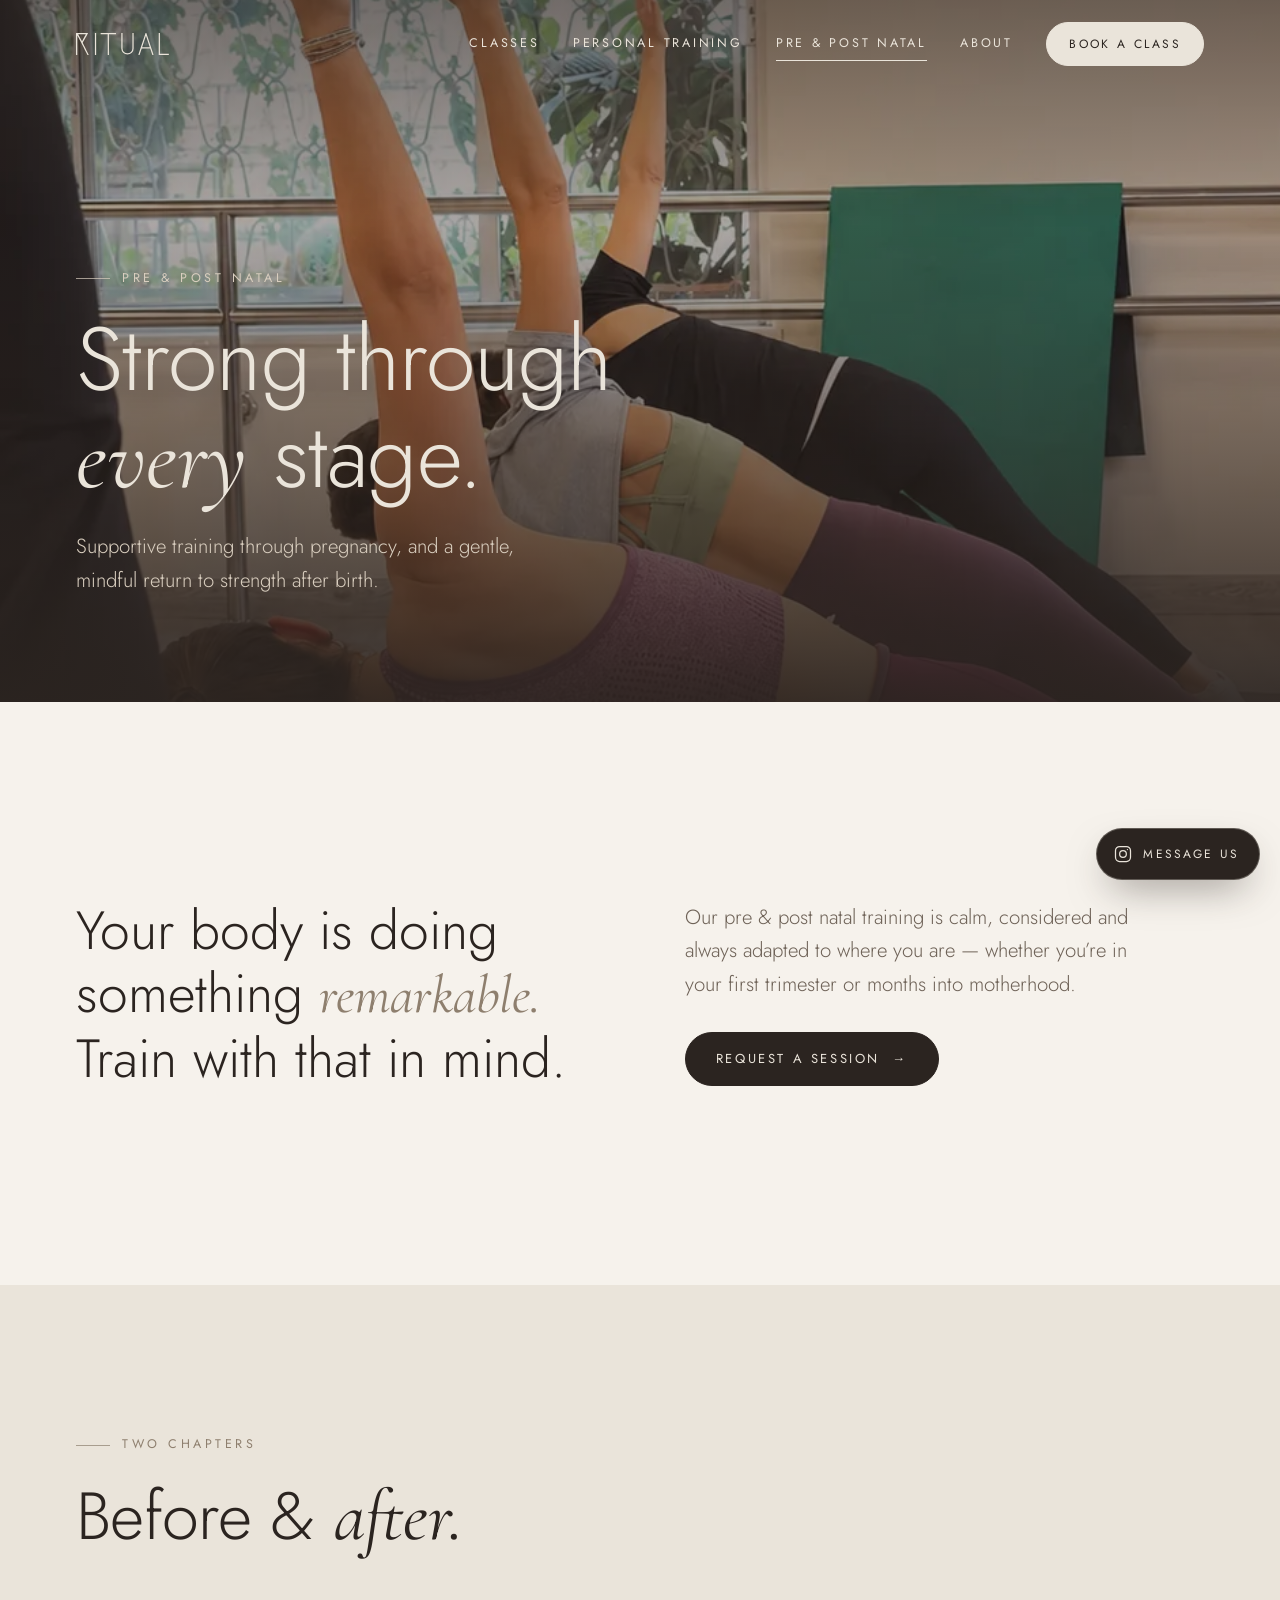
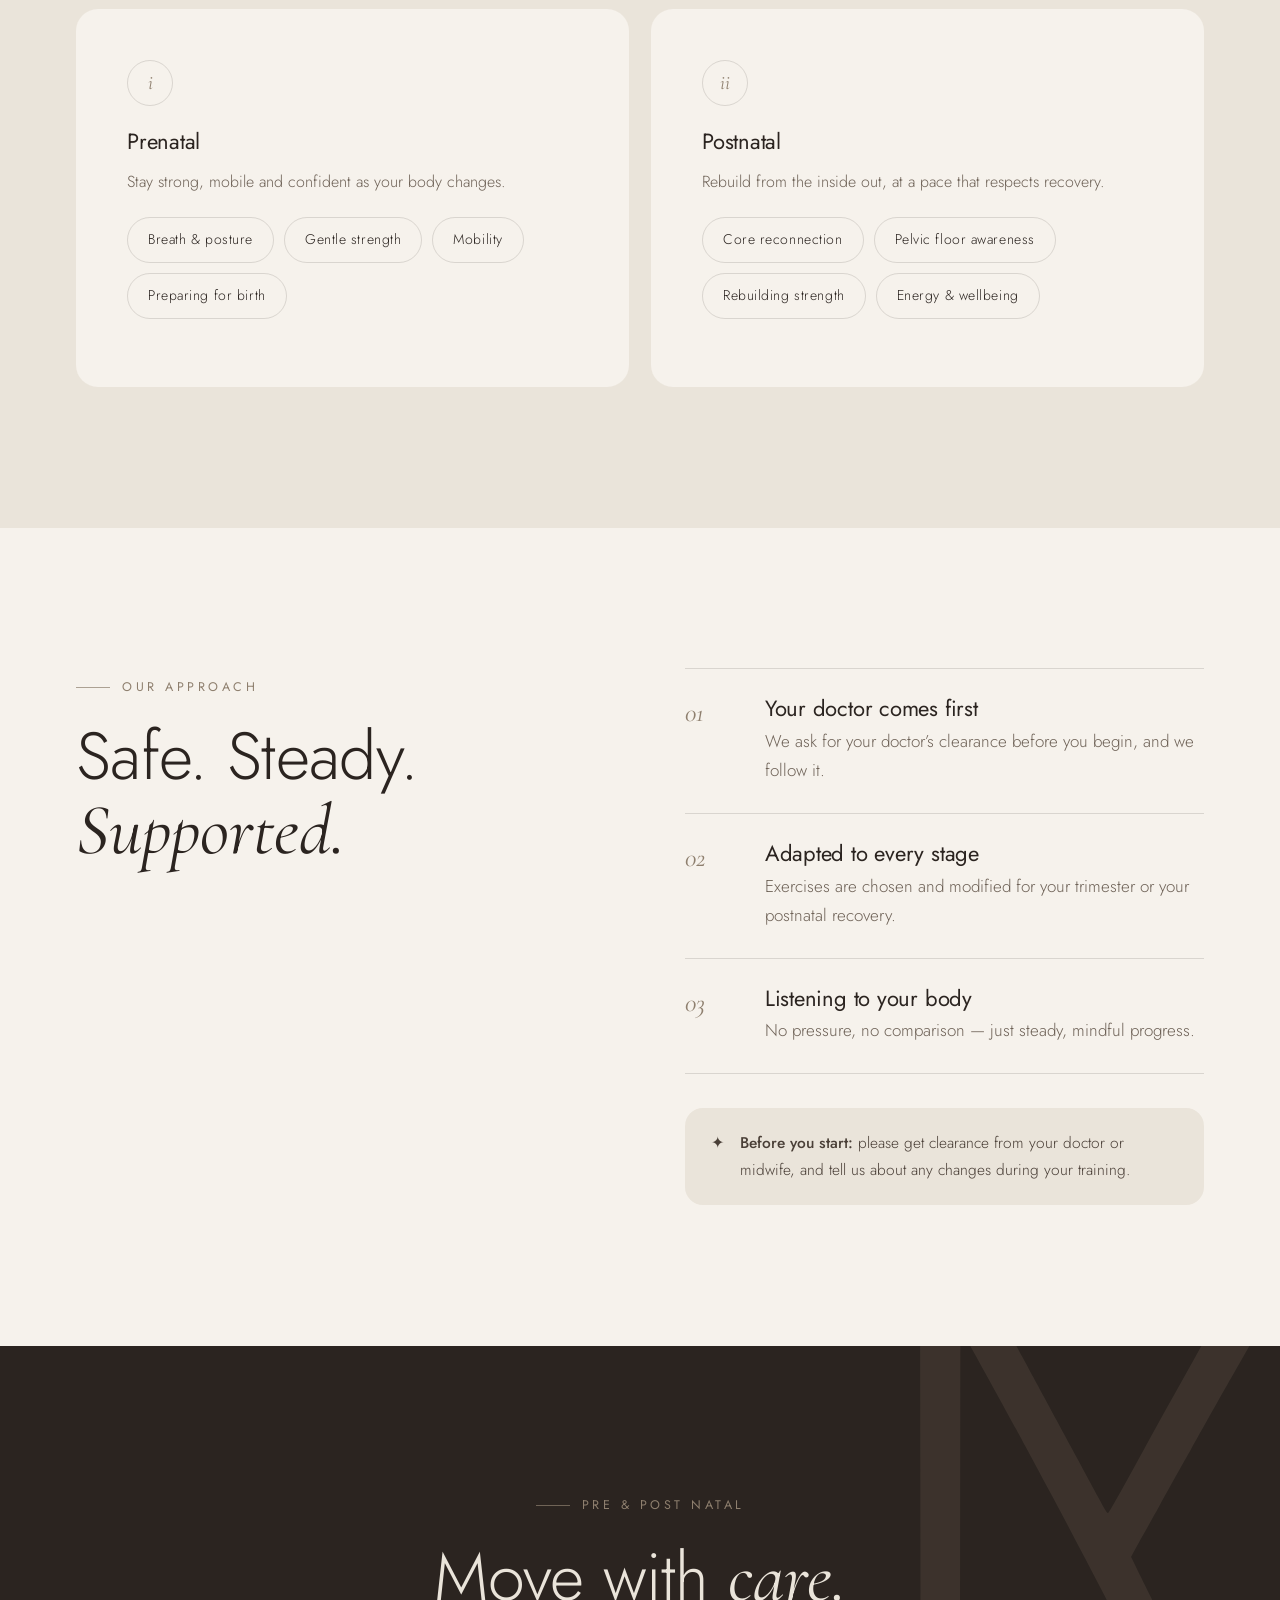
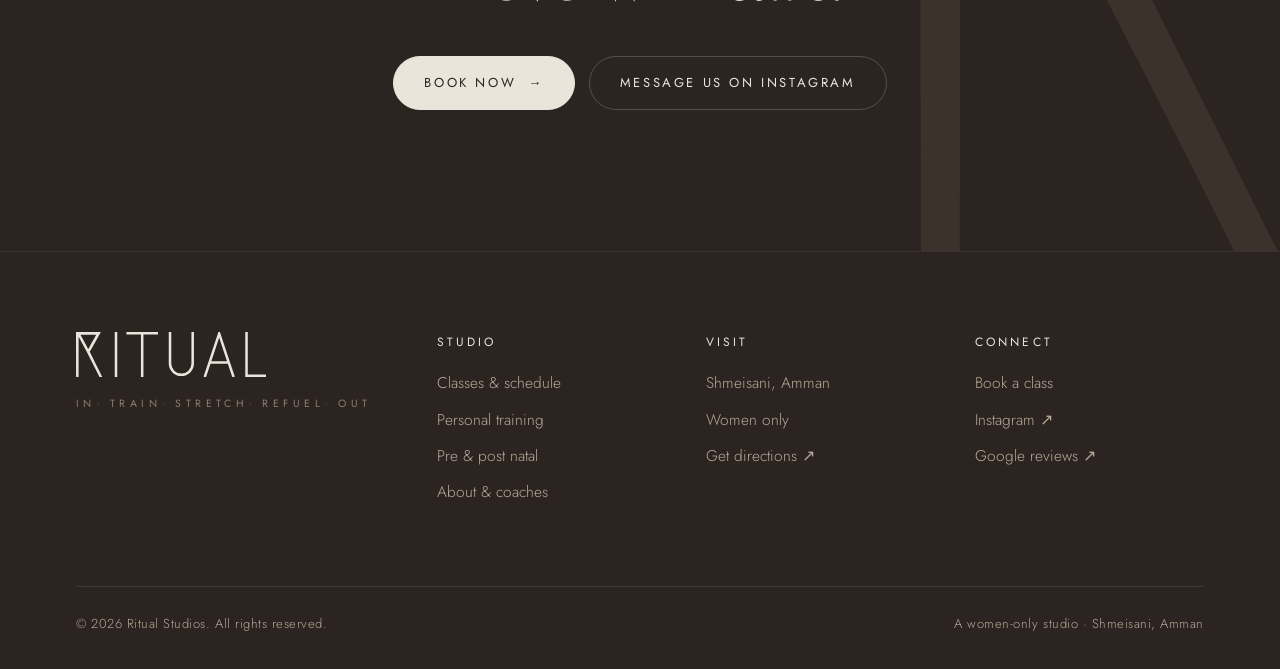
<file: pre-post-natal.html>
<!DOCTYPE html>
<html lang="en" class="no-js">
<head>
<meta charset="utf-8">
<meta name="viewport" content="width=device-width, initial-scale=1, viewport-fit=cover">
<title>Pre & Post Natal Training — Ritual Studios</title>
<meta name="description" content="Safe, supportive pre and post natal training for women at Ritual Studios in Shmeisani, Amman.">
<meta name="theme-color" content="#2B2420">
<meta property="og:type" content="website">
<meta property="og:site_name" content="Ritual Studios">
<meta property="og:title" content="Pre & Post Natal Training — Ritual Studios">
<meta property="og:description" content="Safe, supportive pre and post natal training for women at Ritual Studios in Shmeisani, Amman.">
<meta property="og:image" content="assets/img/side-plank.webp">
<meta name="twitter:card" content="summary_large_image">
<link rel="icon" href="assets/brand/favicon.svg" type="image/svg+xml">
<link rel="icon" href="favicon.ico" sizes="32x32">
<link rel="apple-touch-icon" href="assets/brand/apple-touch-icon.png">
<link rel="preload" href="assets/fonts/jost-latin-300-normal.woff2" as="font" type="font/woff2" crossorigin>
<link rel="stylesheet" href="assets/css/style.css">
<script type="application/ld+json">{"@context": "https://schema.org", "@type": "ExerciseGym", "name": "Ritual Studios", "description": "Women-only fitness studio in Shmeisani, Amman: group classes, personal training and pre/post natal training.", "address": {"@type": "PostalAddress", "addressLocality": "Shmeisani, Amman", "addressCountry": "JO"}, "sameAs": ["https://www.instagram.com/ritualstudios/"], "hasMap": "https://maps.app.goo.gl/66debxw34wgPGRtBA"}</script>
</head>
<body data-page="natal">
<a class="visually-hidden" href="#main">Skip to content</a>
<header class="site-header">
  <div class="wrap">
    <a class="brand" href="index.html" aria-label="Ritual Studios — home"><svg xmlns="http://www.w3.org/2000/svg" viewBox="0 0 422 100" role="img" aria-label="Ritual Studios"><path transform="translate(-42.842,-18.579) scale(0.10929)" fill="currentColor" fill-rule="evenodd" d="M445.0,677.5L445.5,270.5L447.1,273.0C449.0,275.8 477.3,326.9 499.0,366.5C506.8,380.8 515.6,396.8 518.5,402.0C521.4,407.2 527.3,418.0 531.5,426.0C535.8,434.0 550.0,460.3 563.0,484.5C588.6,532.0 635.9,622.2 659.0,667.5C666.8,682.9 675.8,700.5 679.0,706.5C695.1,737.3 738.1,822.4 811.5,968.5C843.3,1031.8 869.8,1083.8 870.4,1084.2C871.0,1084.7 883.2,1084.9 897.4,1084.7L923.3,1084.5L924.2,1083.0C925.2,1081.4 882.7,995.3 744.1,718.2C704.5,638.9 672.0,573.5 672.0,573.0C672.0,572.5 679.3,559.1 688.2,543.3C697.1,527.4 706.2,511.1 708.5,507.0C720.0,486.2 729.4,469.2 736.0,457.5C740.1,450.4 745.0,441.6 747.0,438.0C767.6,401.2 802.4,339.4 807.0,331.5C810.2,326.0 823.5,302.6 836.5,279.5C849.6,256.4 864.0,231.0 868.5,223.0C888.4,188.0 894.1,177.0 893.8,174.8L893.5,172.5L863.0,171.9C846.2,171.5 734.0,170.7 613.7,170.0C439.2,169.1 394.6,169.1 393.4,170.1L391.9,171.3L392.5,599.9C392.8,835.6 393.3,1041.2 393.6,1056.8L394.2,1085.0L419.4,1084.8L444.5,1084.5L445.0,677.5ZM637.7,510.8C630.0,497.1 615.7,470.8 573.3,392.0C559.8,367.0 546.4,342.2 543.5,337.0C540.6,331.8 533.3,318.3 527.2,307.0C521.2,295.7 509.0,273.1 500.1,256.6C491.2,240.2 484.1,226.1 484.4,225.4L484.9,224.0L643.5,224.0L802.0,224.0L802.0,225.3C802.0,226.1 799.8,230.7 797.1,235.6C791.0,246.9 777.5,271.3 772.0,281.0C769.7,285.1 765.4,292.8 762.5,298.0C759.6,303.2 752.0,316.9 745.5,328.5C729.1,357.7 706.0,399.4 676.5,453.0C651.0,499.2 642.4,514.4 641.2,514.8C640.6,515.0 639.1,513.2 637.7,510.8Z"/><g fill="none" stroke="currentColor" stroke-width="5.6" stroke-linecap="butt" stroke-linejoin="miter">
<path d="M88.8,0V100"/>
<path d="M112,2.8H182M147,2.8V100"/>
<path d="M208.8,0V70A25.2,25.2 0 0 0 259.2,70V0"/>
<path d="M286,100L318,3.8L350,100M296.5,68H339.5"/>
<path d="M378.8,0V97.2H422"/>
</g></svg></a>
    <nav class="nav" id="site-nav" aria-label="Main">
      <a href="classes.html">Classes</a><a href="personal-training.html">Personal Training</a><a href="pre-post-natal.html" aria-current="page">Pre &amp; Post Natal</a><a href="about.html">About</a>
      <a class="btn btn--sm" href="book.html">Book a class</a>
    </nav>
    <button class="menu-toggle" aria-controls="site-nav" aria-expanded="false" aria-label="Menu"><span></span><span></span></button>
  </div>
</header>
<section class="page-hero">
  <div class="page-hero__media"><img src="assets/img/side-plank.webp" srcset="assets/img/side-plank-sm.webp 640w, assets/img/side-plank.webp 1100w" sizes="100vw" alt="Women training together in the studio" fetchpriority="high" decoding="async" style="object-position:35% 50%"></div>
  <div class="wrap page-hero__content">
    <span class="eyebrow reveal">Pre &amp; post natal</span>
    <h1 class="reveal reveal-d1">Strong through <em>every</em> stage.</h1>
    <p class="lead reveal reveal-d2">Supportive training through pregnancy, and a gentle, mindful return to strength after birth.</p>
  </div>
</section>
<main id="main">
<section class="section">
  <div class="wrap split">
    <div><span class="eyebrow reveal">Care first</span>
      <p class="statement reveal reveal-d1" style="margin-top:26px">Your body is doing something <em>remarkable.</em> Train with that in mind.</p></div>
    <div class="reveal reveal-d2"><p class="lead">Our pre &amp; post natal training is calm, considered and always adapted to where you are — whether you’re in your first trimester or months into motherhood.</p>
      <div class="btn-row" style="margin-top:30px"><a class="btn" href="book.html?service=natal">Request a session <span class="arrow" aria-hidden="true">→</span></a></div></div>
  </div>
</section>

<section class="section section--sand">
  <div class="wrap">
    <div class="split" style="margin-bottom:54px;align-items:end">
      <div><span class="eyebrow reveal">Two chapters</span><h2 class="h2 reveal reveal-d1" style="margin-top:22px">Before &amp; <em>after.</em></h2></div>
    </div>
    <div class="spaces" style="margin-top:0">
      <div class="card reveal" style="padding:clamp(30px,4vw,50px)"><div class="card__icon">i</div><h3 class="h3">Prenatal</h3>
        <p style="margin:14px 0 22px">Stay strong, mobile and confident as your body changes.</p>
        <ul class="pill-list" style="margin-top:0"><li>Breath &amp; posture</li><li>Gentle strength</li><li>Mobility</li><li>Preparing for birth</li></ul></div>
      <div class="card reveal reveal-d1" style="padding:clamp(30px,4vw,50px)"><div class="card__icon">ii</div><h3 class="h3">Postnatal</h3>
        <p style="margin:14px 0 22px">Rebuild from the inside out, at a pace that respects recovery.</p>
        <ul class="pill-list" style="margin-top:0"><li>Core reconnection</li><li>Pelvic floor awareness</li><li>Rebuilding strength</li><li>Energy &amp; wellbeing</li></ul></div>
    </div>
  </div>
</section>

<section class="section">
  <div class="wrap split split--top">
    <div><span class="eyebrow reveal">Our approach</span><h2 class="h2 reveal reveal-d1" style="margin-top:22px">Safe. Steady. <em>Supported.</em></h2></div>
    <div>
      <ol class="numbered reveal reveal-d1">
        <li><div><h3>Your doctor comes first</h3><p>We ask for your doctor’s clearance before you begin, and we follow it.</p></div></li>
        <li><div><h3>Adapted to every stage</h3><p>Exercises are chosen and modified for your trimester or your postnatal recovery.</p></div></li>
        <li><div><h3>Listening to your body</h3><p>No pressure, no comparison — just steady, mindful progress.</p></div></li>
      </ol>
      <div class="note reveal" style="margin-top:34px"><span aria-hidden="true">✦</span><p style="margin:0"><strong>Before you start:</strong> please get clearance from your doctor or midwife, and tell us about any changes during your training.</p></div>
    </div>
  </div>
</section>
<section class="section cta-band">
  <div class="cta-band__mark" aria-hidden="true"><svg xmlns="http://www.w3.org/2000/svg" viewBox="380 158 557 939" aria-hidden="true"><path fill="currentColor" fill-rule="evenodd" d="M445.0,677.5L445.5,270.5L447.1,273.0C449.0,275.8 477.3,326.9 499.0,366.5C506.8,380.8 515.6,396.8 518.5,402.0C521.4,407.2 527.3,418.0 531.5,426.0C535.8,434.0 550.0,460.3 563.0,484.5C588.6,532.0 635.9,622.2 659.0,667.5C666.8,682.9 675.8,700.5 679.0,706.5C695.1,737.3 738.1,822.4 811.5,968.5C843.3,1031.8 869.8,1083.8 870.4,1084.2C871.0,1084.7 883.2,1084.9 897.4,1084.7L923.3,1084.5L924.2,1083.0C925.2,1081.4 882.7,995.3 744.1,718.2C704.5,638.9 672.0,573.5 672.0,573.0C672.0,572.5 679.3,559.1 688.2,543.3C697.1,527.4 706.2,511.1 708.5,507.0C720.0,486.2 729.4,469.2 736.0,457.5C740.1,450.4 745.0,441.6 747.0,438.0C767.6,401.2 802.4,339.4 807.0,331.5C810.2,326.0 823.5,302.6 836.5,279.5C849.6,256.4 864.0,231.0 868.5,223.0C888.4,188.0 894.1,177.0 893.8,174.8L893.5,172.5L863.0,171.9C846.2,171.5 734.0,170.7 613.7,170.0C439.2,169.1 394.6,169.1 393.4,170.1L391.9,171.3L392.5,599.9C392.8,835.6 393.3,1041.2 393.6,1056.8L394.2,1085.0L419.4,1084.8L444.5,1084.5L445.0,677.5ZM637.7,510.8C630.0,497.1 615.7,470.8 573.3,392.0C559.8,367.0 546.4,342.2 543.5,337.0C540.6,331.8 533.3,318.3 527.2,307.0C521.2,295.7 509.0,273.1 500.1,256.6C491.2,240.2 484.1,226.1 484.4,225.4L484.9,224.0L643.5,224.0L802.0,224.0L802.0,225.3C802.0,226.1 799.8,230.7 797.1,235.6C791.0,246.9 777.5,271.3 772.0,281.0C769.7,285.1 765.4,292.8 762.5,298.0C759.6,303.2 752.0,316.9 745.5,328.5C729.1,357.7 706.0,399.4 676.5,453.0C651.0,499.2 642.4,514.4 641.2,514.8C640.6,515.0 639.1,513.2 637.7,510.8Z"/></svg></div>
  <div class="wrap">
    <span class="eyebrow reveal">Pre &amp; post natal</span>
    <h2 class="h2 reveal reveal-d1">Move with <em>care.</em></h2>
    <div class="btn-row reveal reveal-d2">
      <a class="btn btn--light" href="book.html">Book now <span class="arrow" aria-hidden="true">→</span></a>
      <a class="btn btn--ghost-light" data-link="instagramDM" href="https://www.instagram.com/ritualstudios/" target="_blank" rel="noopener">Message us on Instagram</a>
    </div>
  </div>
</section>

</main>
<a class="ig-float" data-link="instagramDM" href="https://www.instagram.com/ritualstudios/" target="_blank" rel="noopener"><svg viewBox="0 0 24 24" fill="none" stroke="currentColor" stroke-width="1.5" aria-hidden="true"><rect x="3" y="3" width="18" height="18" rx="5"/><circle cx="12" cy="12" r="4"/><circle cx="17.3" cy="6.7" r=".8" fill="currentColor" stroke="none"/></svg><span class="label">Message us</span></a>
<footer class="site-footer">
  <div class="wrap">
    <div class="footer-top">
      <div class="footer-brand"><svg xmlns="http://www.w3.org/2000/svg" viewBox="0 0 422 100" role="img" aria-label="Ritual Studios"><path transform="translate(-42.842,-18.579) scale(0.10929)" fill="currentColor" fill-rule="evenodd" d="M445.0,677.5L445.5,270.5L447.1,273.0C449.0,275.8 477.3,326.9 499.0,366.5C506.8,380.8 515.6,396.8 518.5,402.0C521.4,407.2 527.3,418.0 531.5,426.0C535.8,434.0 550.0,460.3 563.0,484.5C588.6,532.0 635.9,622.2 659.0,667.5C666.8,682.9 675.8,700.5 679.0,706.5C695.1,737.3 738.1,822.4 811.5,968.5C843.3,1031.8 869.8,1083.8 870.4,1084.2C871.0,1084.7 883.2,1084.9 897.4,1084.7L923.3,1084.5L924.2,1083.0C925.2,1081.4 882.7,995.3 744.1,718.2C704.5,638.9 672.0,573.5 672.0,573.0C672.0,572.5 679.3,559.1 688.2,543.3C697.1,527.4 706.2,511.1 708.5,507.0C720.0,486.2 729.4,469.2 736.0,457.5C740.1,450.4 745.0,441.6 747.0,438.0C767.6,401.2 802.4,339.4 807.0,331.5C810.2,326.0 823.5,302.6 836.5,279.5C849.6,256.4 864.0,231.0 868.5,223.0C888.4,188.0 894.1,177.0 893.8,174.8L893.5,172.5L863.0,171.9C846.2,171.5 734.0,170.7 613.7,170.0C439.2,169.1 394.6,169.1 393.4,170.1L391.9,171.3L392.5,599.9C392.8,835.6 393.3,1041.2 393.6,1056.8L394.2,1085.0L419.4,1084.8L444.5,1084.5L445.0,677.5ZM637.7,510.8C630.0,497.1 615.7,470.8 573.3,392.0C559.8,367.0 546.4,342.2 543.5,337.0C540.6,331.8 533.3,318.3 527.2,307.0C521.2,295.7 509.0,273.1 500.1,256.6C491.2,240.2 484.1,226.1 484.4,225.4L484.9,224.0L643.5,224.0L802.0,224.0L802.0,225.3C802.0,226.1 799.8,230.7 797.1,235.6C791.0,246.9 777.5,271.3 772.0,281.0C769.7,285.1 765.4,292.8 762.5,298.0C759.6,303.2 752.0,316.9 745.5,328.5C729.1,357.7 706.0,399.4 676.5,453.0C651.0,499.2 642.4,514.4 641.2,514.8C640.6,515.0 639.1,513.2 637.7,510.8Z"/><g fill="none" stroke="currentColor" stroke-width="5.6" stroke-linecap="butt" stroke-linejoin="miter">
<path d="M88.8,0V100"/>
<path d="M112,2.8H182M147,2.8V100"/>
<path d="M208.8,0V70A25.2,25.2 0 0 0 259.2,70V0"/>
<path d="M286,100L318,3.8L350,100M296.5,68H339.5"/>
<path d="M378.8,0V97.2H422"/>
</g></svg><p class="tagline" aria-label="In, train, stretch, refuel, out"><span>In</span><span>Train</span><span>Stretch</span><span>Refuel</span><span>Out</span></p></div>
      <div class="footer-col"><h4>Studio</h4><ul>
        <li><a href="classes.html">Classes &amp; schedule</a></li>
        <li><a href="personal-training.html">Personal training</a></li>
        <li><a href="pre-post-natal.html">Pre &amp; post natal</a></li>
        <li><a href="about.html">About &amp; coaches</a></li>
      </ul></div>
      <div class="footer-col"><h4>Visit</h4><ul>
        <li>Shmeisani, Amman</li>
        <li>Women only</li>
        <li><a data-link="mapsUrl" href="https://maps.app.goo.gl/66debxw34wgPGRtBA" target="_blank" rel="noopener">Get directions ↗</a></li>
      </ul></div>
      <div class="footer-col"><h4>Connect</h4><ul>
        <li><a href="book.html">Book a class</a></li>
        <li><a data-link="instagramUrl" href="https://www.instagram.com/ritualstudios/" target="_blank" rel="noopener">Instagram ↗</a></li>
        <li><a data-link="reviewsUrl" href="https://maps.app.goo.gl/66debxw34wgPGRtBA" target="_blank" rel="noopener">Google reviews ↗</a></li>
      </ul></div>
    </div>
    <div class="footer-bottom"><span>© <span data-year>2026</span> Ritual Studios. All rights reserved.</span><span>A women-only studio · Shmeisani, Amman</span></div>
  </div>
</footer>
<script src="assets/js/config.js"></script>
<script src="assets/js/main.js"></script>
</body>
</html>
</file>
<file: assets/css/style.css>
/* ==========================================================================
   Ritual Studios — main stylesheet
   Palette taken from the studio's own Instagram graphics:
   warm cream on deep espresso brown.
   ========================================================================== */

/* Fonts (self-hosted, SIL Open Font License) */
@font-face { font-family: "Jost"; src: url("../fonts/jost-latin-300-normal.woff2") format("woff2"); font-weight: 300; font-style: normal; font-display: swap; }
@font-face { font-family: "Jost"; src: url("../fonts/jost-latin-400-normal.woff2") format("woff2"); font-weight: 400; font-style: normal; font-display: swap; }
@font-face { font-family: "Jost"; src: url("../fonts/jost-latin-500-normal.woff2") format("woff2"); font-weight: 500; font-style: normal; font-display: swap; }
@font-face { font-family: "Cormorant Garamond"; src: url("../fonts/cormorant-garamond-latin-400-italic.woff2") format("woff2"); font-weight: 400; font-style: italic; font-display: swap; }
@font-face { font-family: "Cormorant Garamond"; src: url("../fonts/cormorant-garamond-latin-500-italic.woff2") format("woff2"); font-weight: 500; font-style: italic; font-display: swap; }

:root {
  --bone: #F6F2EC;
  --cream: #EAE4DA;
  --sand: #D9CEBF;
  --stone: #B8AA98;
  --taupe: #8E7F6E;
  --cocoa: #4A3F37;
  --espresso: #2B2420;
  --ink: #2B2420;
  --muted: #6E6257;
  --line: rgba(43, 36, 32, .14);
  --line-light: rgba(234, 228, 218, .22);

  --sans: "Jost", "Helvetica Neue", Arial, sans-serif;
  --serif: "Cormorant Garamond", "Times New Roman", serif;

  --radius: 999px;
  --radius-card: 22px;
  --wrap: 1240px;
  --pad: clamp(20px, 5vw, 56px);
  --section: clamp(84px, 11vw, 150px);
  --ease: cubic-bezier(.22, .61, .36, 1);
}

*, *::before, *::after { box-sizing: border-box; }
html { -webkit-text-size-adjust: 100%; scroll-behavior: smooth; }
body {
  margin: 0;
  background: var(--bone);
  color: var(--ink);
  font-family: var(--sans);
  font-weight: 300;
  font-size: 17px;
  line-height: 1.7;
  -webkit-font-smoothing: antialiased;
  text-rendering: optimizeLegibility;
}
img, video, svg { display: block; max-width: 100%; }
a { color: inherit; text-decoration: none; }
button { font: inherit; color: inherit; background: none; border: 0; cursor: pointer; }
::selection { background: var(--espresso); color: var(--cream); }

.wrap { width: 100%; max-width: var(--wrap); margin-inline: auto; padding-inline: var(--pad); }
.section { padding-block: var(--section); }
.section--sand { background: var(--cream); }
.section--dark { background: var(--espresso); color: var(--cream); }
.visually-hidden { position: absolute !important; width: 1px; height: 1px; overflow: hidden; clip: rect(0 0 0 0); white-space: nowrap; }

/* ---------- Type ---------- */
.eyebrow {
  display: inline-flex; align-items: center; gap: 12px;
  font-size: 12.5px; font-weight: 400; letter-spacing: .28em; text-transform: uppercase;
  color: var(--taupe);
}
.eyebrow::before { content: ""; width: 34px; height: 1px; background: currentColor; opacity: .7; }
.section--dark .eyebrow, .hero .eyebrow, .page-hero .eyebrow { color: var(--sand); }

h1, h2, h3 { font-weight: 300; margin: 0; letter-spacing: -.01em; line-height: 1.08; }
.display { font-size: clamp(46px, 8.4vw, 118px); line-height: .98; letter-spacing: -.025em; }
.h2 { font-size: clamp(36px, 5.2vw, 68px); }
.h3 { font-size: clamp(24px, 2.4vw, 30px); font-weight: 400; }
em, .serif { font-family: var(--serif); font-style: italic; font-weight: 400; letter-spacing: 0; }
.display em, .h2 em { font-size: 1.08em; }
.lead { font-size: clamp(18px, 1.6vw, 21px); line-height: 1.65; color: var(--muted); max-width: 40ch; }
.section--dark .lead { color: var(--stone); }
p { margin: 0 0 1em; }

.tagline {
  font-size: clamp(11px, 1.15vw, 14px); letter-spacing: .42em; text-transform: uppercase; font-weight: 400;
  display: flex; flex-wrap: wrap; gap: .25em 0;
}
.tagline span + span::before { content: "·"; margin: 0 .55em 0 .1em; opacity: .55; }

/* ---------- Buttons ---------- */
.btn {
  --bg: var(--espresso); --fg: var(--cream);
  display: inline-flex; align-items: center; justify-content: center; gap: 12px;
  min-height: 54px; padding: 0 30px;
  border-radius: var(--radius); border: 1px solid var(--bg);
  background: var(--bg); color: var(--fg);
  font-size: 13px; font-weight: 400; letter-spacing: .2em; text-transform: uppercase;
  transition: background .35s var(--ease), color .35s var(--ease), border-color .35s var(--ease), transform .35s var(--ease);
  white-space: nowrap;
}
.btn:hover { background: var(--cocoa); border-color: var(--cocoa); }
.btn .arrow { transition: transform .35s var(--ease); }
.btn:hover .arrow { transform: translateX(4px); }
.btn--light { --bg: var(--cream); --fg: var(--espresso); }
.btn--light:hover { background: #fff; border-color: #fff; }
.btn--ghost { background: transparent; color: var(--ink); border-color: var(--line); }
.btn--ghost:hover { background: var(--espresso); color: var(--cream); border-color: var(--espresso); }
.btn--ghost-light { background: transparent; color: var(--cream); border-color: var(--line-light); }
.btn--ghost-light:hover { background: var(--cream); color: var(--espresso); border-color: var(--cream); }
.btn--sm { min-height: 44px; padding: 0 22px; font-size: 12px; }
.btn-row { display: flex; flex-wrap: wrap; gap: 14px; }

.link-line {
  display: inline-flex; align-items: center; gap: 10px;
  font-size: 13px; letter-spacing: .2em; text-transform: uppercase; font-weight: 400;
  padding-bottom: 6px; border-bottom: 1px solid currentColor;
}
.link-line .arrow { transition: transform .35s var(--ease); }
.link-line:hover .arrow { transform: translateX(4px); }

/* ---------- Header ---------- */
.site-header {
  position: fixed; inset: 0 0 auto 0; z-index: 50;
  color: var(--cream);
  transition: background .45s var(--ease), color .45s var(--ease), box-shadow .45s var(--ease), transform .45s var(--ease);
}
.site-header .wrap { display: flex; align-items: center; justify-content: space-between; height: 88px; transition: height .45s var(--ease); }
.site-header.is-solid { background: rgba(246, 242, 236, .92); color: var(--ink); backdrop-filter: blur(14px); -webkit-backdrop-filter: blur(14px); box-shadow: 0 1px 0 var(--line); }
.site-header.is-solid .wrap { height: 72px; }
.brand { display: flex; align-items: center; }
.brand svg { height: 22px; width: auto; }
.nav { display: flex; align-items: center; gap: clamp(20px, 2.6vw, 38px); }
.nav a:not(.btn) { font-size: 12.5px; letter-spacing: .22em; text-transform: uppercase; font-weight: 400; position: relative; padding: 6px 0; }
.nav a:not(.btn)::after { content: ""; position: absolute; left: 0; right: 0; bottom: 0; height: 1px; background: currentColor; transform: scaleX(0); transform-origin: right; transition: transform .45s var(--ease); }
.nav a:not(.btn):hover::after, .nav a[aria-current="page"]::after { transform: scaleX(1); transform-origin: left; }
.site-header .btn { --bg: var(--cream); --fg: var(--espresso); }
.site-header.is-solid .btn { --bg: var(--espresso); --fg: var(--cream); }
.menu-toggle { display: none; width: 44px; height: 44px; position: relative; }
.menu-toggle span { position: absolute; left: 10px; right: 10px; height: 1px; background: currentColor; transition: transform .4s var(--ease), top .4s var(--ease); }
.menu-toggle span:first-child { top: 18px; }
.menu-toggle span:last-child { top: 26px; }
body.menu-open .menu-toggle span:first-child { top: 22px; transform: rotate(45deg); }
body.menu-open .menu-toggle span:last-child { top: 22px; transform: rotate(-45deg); }

@media (max-width: 960px) {
  .menu-toggle { display: block; z-index: 2; }
  .nav {
    position: fixed; inset: 0; z-index: 1;
    flex-direction: column; justify-content: center; gap: 26px;
    background: var(--espresso); color: var(--cream);
    opacity: 0; visibility: hidden; transition: opacity .45s var(--ease), visibility .45s;
  }
  .nav a:not(.btn) { font-size: 30px; letter-spacing: .02em; text-transform: none; font-weight: 300; }
  .nav .btn { margin-top: 14px; --bg: var(--cream) !important; --fg: var(--espresso) !important; }
  body.menu-open { overflow: hidden; }
  body.menu-open .nav { opacity: 1; visibility: visible; }
  body.menu-open .site-header { color: var(--cream); background: transparent; box-shadow: none; backdrop-filter: none; }
}

/* ---------- Hero ---------- */
.hero {
  position: relative; min-height: 100svh; display: flex; align-items: flex-end;
  color: var(--cream); overflow: hidden; background: var(--espresso);
}
.hero__media, .page-hero__media { position: absolute; inset: 0; }
.hero__media img, .page-hero__media img { width: 100%; height: 100%; object-fit: cover; }
.hero__media img { object-position: 50% 62%; transform: scale(1.06); animation: heroZoom 14s var(--ease) forwards; }
@keyframes heroZoom { to { transform: scale(1); } }
.hero__media::after, .page-hero__media::after {
  content: ""; position: absolute; inset: 0;
  background:
    linear-gradient(180deg, rgba(43,36,32,.55) 0%, rgba(43,36,32,.18) 32%, rgba(43,36,32,.52) 66%, rgba(43,36,32,.92) 100%),
    rgba(58, 46, 38, .28);
}
.hero__content { position: relative; width: 100%; padding-top: 140px; padding-bottom: clamp(48px, 8vh, 90px); }
.hero__wordmark { width: min(560px, 78vw); margin: 26px 0 22px; color: var(--cream); }
.hero h1 { max-width: 13ch; }
.hero__bottom { display: flex; flex-wrap: wrap; align-items: flex-end; justify-content: space-between; gap: 28px; margin-top: 40px; padding-top: 30px; border-top: 1px solid var(--line-light); }
.hero .tagline { color: var(--sand); }
.scroll-cue { position: absolute; right: var(--pad); top: 50%; writing-mode: vertical-rl; font-size: 11px; letter-spacing: .4em; text-transform: uppercase; color: var(--sand); display: flex; align-items: center; gap: 16px; }
.scroll-cue::after { content: ""; width: 1px; height: 64px; background: linear-gradient(var(--sand), transparent); animation: cue 2.4s var(--ease) infinite; transform-origin: top; }
@keyframes cue { 0% { transform: scaleY(0); } 50% { transform: scaleY(1); transform-origin: top; } 51% { transform-origin: bottom; } 100% { transform: scaleY(0); transform-origin: bottom; } }
@media (max-width: 960px) { .scroll-cue { display: none; } }

.page-hero { position: relative; min-height: min(78svh, 720px); display: flex; align-items: flex-end; color: var(--cream); background: var(--espresso); overflow: hidden; }
.page-hero__content { position: relative; width: 100%; padding-top: 150px; padding-bottom: clamp(48px, 7vw, 84px); }
.page-hero h1 { font-size: clamp(44px, 7vw, 96px); max-width: 14ch; margin-top: 22px; }
.page-hero .lead { color: var(--sand); margin-top: 22px; }

/* ---------- Intro / split ---------- */
.split { display: grid; grid-template-columns: 1fr 1fr; gap: clamp(40px, 7vw, 110px); align-items: center; }
.split--top { align-items: start; }
@media (max-width: 860px) { .split { grid-template-columns: 1fr; } }
.statement { font-size: clamp(30px, 4.2vw, 54px); line-height: 1.18; font-weight: 300; max-width: 22ch; }
.statement em { color: var(--taupe); }
.section--dark .statement em { color: var(--stone); }

.pill-list { display: flex; flex-wrap: wrap; gap: 10px; margin-top: 30px; padding: 0; list-style: none; }
.pill-list li { padding: 10px 20px; border: 1px solid var(--line); border-radius: var(--radius); font-size: 14px; letter-spacing: .04em; }
.section--dark .pill-list li { border-color: var(--line-light); }

/* ---------- Inside the studio (video) ---------- */
.studio-film { display: grid; grid-template-columns: minmax(0, 1fr) minmax(0, 1fr); gap: clamp(40px, 7vw, 110px); align-items: center; }
.film-frame {
  position: relative; width: min(100%, 440px); aspect-ratio: 9 / 16; margin-inline: auto;
  border-radius: 28px; overflow: hidden; background: var(--cocoa);
  box-shadow: 0 40px 80px -40px rgba(0,0,0,.6);
}
.film-frame video { width: 100%; height: 100%; object-fit: cover; }
.sound-btn {
  position: absolute; left: 50%; bottom: 22px; transform: translateX(-50%);
  display: inline-flex; align-items: center; gap: 10px;
  height: 46px; padding: 0 22px; border-radius: var(--radius);
  background: rgba(246, 242, 236, .9); color: var(--espresso);
  backdrop-filter: blur(10px); -webkit-backdrop-filter: blur(10px);
  font-size: 12px; letter-spacing: .2em; text-transform: uppercase; font-weight: 500;
  box-shadow: 0 10px 30px -10px rgba(0,0,0,.4);
  transition: all .45s var(--ease);
}
.sound-btn svg { width: 18px; height: 18px; }
.sound-btn .label { white-space: nowrap; }
.sound-btn:hover { background: #fff; }
.sound-btn.is-on { left: auto; right: 16px; bottom: 16px; transform: none; width: 46px; padding: 0; justify-content: center; }
.sound-btn.is-on .label { display: none; }
.sound-btn .icon-off { display: none; }
.sound-btn.is-on .icon-on { display: none; }
.sound-btn.is-on .icon-off { display: block; }
.sound-btn:not(.is-on) { animation: pulse 2.6s var(--ease) infinite; }
@keyframes pulse { 0%, 100% { box-shadow: 0 0 0 0 rgba(246,242,236,.45), 0 10px 30px -10px rgba(0,0,0,.4); } 60% { box-shadow: 0 0 0 14px rgba(246,242,236,0), 0 10px 30px -10px rgba(0,0,0,.4); } }
@media (max-width: 860px) { .studio-film { grid-template-columns: 1fr; } .studio-film .film-frame { order: 2; } }

/* ---------- The Ritual (5 steps) ---------- */
.ritual-head { display: flex; flex-wrap: wrap; justify-content: space-between; align-items: end; gap: 28px; margin-bottom: clamp(44px, 6vw, 72px); }
.ritual-steps { display: grid; grid-template-columns: repeat(5, 1fr); gap: 14px; list-style: none; padding: 0; margin: 0; }
.step { position: relative; border-radius: var(--radius-card); overflow: hidden; aspect-ratio: 3 / 5; color: var(--cream); background: var(--cocoa); }
.step img { position: absolute; inset: 0; width: 100%; height: 100%; object-fit: cover; transition: transform 1.2s var(--ease); }
.step::after { content: ""; position: absolute; inset: 0; background: linear-gradient(180deg, rgba(43,36,32,.05) 30%, rgba(43,36,32,.88) 100%); }
.step:hover img { transform: scale(1.06); }
.step__body { position: absolute; inset: auto 0 0 0; z-index: 1; padding: 22px; }
.step__num { font-family: var(--serif); font-style: italic; font-size: 20px; color: var(--sand); }
.step__title { font-size: clamp(22px, 2.1vw, 28px); letter-spacing: .26em; text-transform: uppercase; font-weight: 400; margin: 4px 0 8px; }
.step__text { font-size: 14.5px; line-height: 1.55; color: var(--cream); opacity: .85; margin: 0; }
@media (max-width: 1100px) {
  .ritual-steps { grid-template-columns: none; grid-auto-flow: column; grid-auto-columns: minmax(240px, 70vw); overflow-x: auto; scroll-snap-type: x mandatory; padding-bottom: 12px; margin-inline: calc(var(--pad) * -1); padding-inline: var(--pad); scrollbar-width: none; }
  .ritual-steps::-webkit-scrollbar { display: none; }
  .step { scroll-snap-align: start; }
}

/* ---------- Offerings ---------- */
.offerings { display: grid; grid-template-columns: repeat(3, 1fr); gap: 22px; margin-top: clamp(44px, 6vw, 72px); }
.offer { display: flex; flex-direction: column; background: var(--bone); border-radius: var(--radius-card); overflow: hidden; transition: transform .6s var(--ease), box-shadow .6s var(--ease); }
.offer:hover { transform: translateY(-6px); box-shadow: 0 30px 60px -30px rgba(43,36,32,.35); }
.offer__img { aspect-ratio: 4 / 4.4; overflow: hidden; }
.offer__img img { width: 100%; height: 100%; object-fit: cover; transition: transform 1.2s var(--ease); }
.offer:hover .offer__img img { transform: scale(1.05); }
.offer__body { padding: 28px 28px 32px; display: flex; flex-direction: column; flex: 1; }
.offer__body p { color: var(--muted); font-size: 16px; margin: 12px 0 26px; }
.offer__body .link-line { margin-top: auto; align-self: flex-start; }
@media (max-width: 960px) { .offerings { grid-template-columns: 1fr; max-width: 520px; } }

/* ---------- Up next ---------- */
.up-next { display: grid; grid-template-columns: 1.1fr 1fr; gap: clamp(30px, 6vw, 90px); align-items: center; }
.next-card { border: 1px solid var(--line-light); border-radius: var(--radius-card); padding: clamp(28px, 4vw, 44px); }
.next-card__label { font-size: 12px; letter-spacing: .28em; text-transform: uppercase; color: var(--stone); }
.next-card__class { font-size: clamp(32px, 4vw, 48px); margin: 14px 0 6px; line-height: 1.1; }
.next-card__meta { color: var(--sand); font-size: 17px; margin-bottom: 28px; }
.mini-week { list-style: none; margin: 0; padding: 0; }
.mini-week li { display: grid; grid-template-columns: 110px 90px 1fr; gap: 12px; padding: 14px 0; border-bottom: 1px solid var(--line-light); font-size: 15.5px; }
.mini-week li span:first-child { text-transform: capitalize; color: var(--stone); }
.mini-week li.is-today span:first-child { color: var(--cream); }
.mini-week li.is-today { position: relative; }
.mini-week li.is-today::before { content: ""; position: absolute; left: -16px; top: 50%; width: 6px; height: 6px; margin-top: -3px; border-radius: 50%; background: var(--sand); }
@media (max-width: 860px) { .up-next { grid-template-columns: 1fr; } .mini-week li { grid-template-columns: 90px 78px 1fr; font-size: 14.5px; } }

/* ---------- Two spaces ---------- */
.spaces { display: grid; grid-template-columns: 1fr 1fr; gap: 22px; margin-top: clamp(44px, 6vw, 72px); }
.space { position: relative; border-radius: var(--radius-card); overflow: hidden; aspect-ratio: 4 / 5; color: var(--cream); }
.space img { position: absolute; inset: 0; width: 100%; height: 100%; object-fit: cover; }
.space::after { content: ""; position: absolute; inset: 0; background: linear-gradient(180deg, transparent 45%, rgba(43,36,32,.85)); }
.space__body { position: absolute; z-index: 1; left: 0; right: 0; bottom: 0; padding: clamp(24px, 3vw, 38px); }
.space__body h3 { font-size: clamp(28px, 3vw, 40px); }
.space__body p { margin: 8px 0 0; color: var(--sand); font-size: 16px; max-width: 36ch; }
@media (max-width: 760px) { .spaces { grid-template-columns: 1fr; } }

/* ---------- Reviews ---------- */
.reviews-card {
  display: grid; grid-template-columns: auto 1fr auto; gap: clamp(26px, 5vw, 70px); align-items: center;
  padding: clamp(32px, 5vw, 60px); border-radius: var(--radius-card); background: var(--bone); border: 1px solid var(--line);
}
.rating { display: flex; align-items: baseline; gap: 18px; }
.rating__score { font-size: clamp(64px, 8vw, 104px); line-height: .9; font-weight: 300; letter-spacing: -.03em; }
.stars { display: inline-flex; gap: 4px; position: relative; }
.stars svg { width: 20px; height: 20px; }
.stars__fill { position: absolute; inset: 0; overflow: hidden; white-space: nowrap; display: inline-flex; gap: 4px; color: var(--espresso); }
.stars__base { display: inline-flex; gap: 4px; color: var(--sand); }
.rating__meta { font-size: 14px; color: var(--muted); margin-top: 10px; letter-spacing: .04em; }
.reviews-card .g-logo { width: 22px; height: 22px; }
.reviews-quote { font-family: var(--serif); font-style: italic; font-size: clamp(24px, 2.6vw, 34px); line-height: 1.3; }
@media (max-width: 960px) { .reviews-card { grid-template-columns: 1fr; } }

/* ---------- Visit ---------- */
.visit-grid { display: grid; grid-template-columns: 1fr 1fr 1fr; gap: 22px; margin-top: 54px; }
.visit-item { padding-top: 22px; border-top: 1px solid var(--line); }
.visit-item h3 { font-size: 13px; letter-spacing: .26em; text-transform: uppercase; font-weight: 400; color: var(--taupe); margin-bottom: 12px; }
.visit-item p { font-size: 19px; margin: 0 0 18px; }
@media (max-width: 860px) { .visit-grid { grid-template-columns: 1fr; } }

/* ---------- CTA band ---------- */
.cta-band { position: relative; overflow: hidden; color: var(--cream); background: var(--espresso); text-align: center; }
.cta-band__mark { position: absolute; right: -4%; top: 50%; width: min(420px, 50vw); transform: translateY(-50%); color: var(--cocoa); opacity: .55; pointer-events: none; }
.cta-band .wrap { position: relative; }
.cta-band h2 { max-width: 16ch; margin: 22px auto 0; }
.cta-band .btn-row { justify-content: center; margin-top: 40px; }

/* ---------- Footer ---------- */
.site-footer { background: var(--espresso); color: var(--stone); padding: 80px 0 34px; border-top: 1px solid rgba(234,228,218,.08); }
.footer-top { display: grid; grid-template-columns: 1.4fr 1fr 1fr 1fr; gap: 40px; }
.footer-brand svg { width: 190px; color: var(--cream); }
.footer-brand .tagline { color: var(--taupe); margin-top: 18px; font-size: 10.5px; }
.footer-col h4 { margin: 0 0 18px; font-size: 12px; letter-spacing: .26em; text-transform: uppercase; font-weight: 400; color: var(--cream); }
.footer-col ul { list-style: none; margin: 0; padding: 0; }
.footer-col li { margin-bottom: 10px; font-size: 15.5px; }
.footer-col a:hover { color: var(--cream); }
.footer-bottom { display: flex; flex-wrap: wrap; justify-content: space-between; gap: 14px; margin-top: 70px; padding-top: 26px; border-top: 1px solid rgba(234,228,218,.1); font-size: 13px; letter-spacing: .04em; }
@media (max-width: 860px) { .footer-top { grid-template-columns: 1fr 1fr; } .footer-brand { grid-column: 1 / -1; } }

/* ---------- Floating Instagram ---------- */
.ig-float {
  position: fixed; right: 20px; bottom: 20px; z-index: 40;
  display: inline-flex; align-items: center; gap: 10px;
  height: 52px; padding: 0 20px 0 16px; border-radius: var(--radius);
  background: var(--espresso); color: var(--cream);
  font-size: 12px; letter-spacing: .18em; text-transform: uppercase; font-weight: 400;
  box-shadow: 0 16px 40px -14px rgba(43,36,32,.6);
  transition: transform .45s var(--ease), opacity .45s var(--ease);
}
.ig-float { border: 1px solid rgba(234,228,218,.28); }
.ig-float svg { width: 20px; height: 20px; }
.ig-float:hover { transform: translateY(-3px); }
.ig-float.is-hidden { opacity: 0; transform: translateY(20px); pointer-events: none; }
@media (max-width: 600px) { .ig-float { padding: 0; width: 52px; justify-content: center; } .ig-float .label { display: none; } }

/* ---------- Schedule ---------- */
.filters { display: flex; flex-wrap: wrap; gap: 10px; margin-bottom: 44px; }
.chip { height: 44px; padding: 0 22px; border-radius: var(--radius); border: 1px solid var(--line); font-size: 13px; letter-spacing: .14em; text-transform: uppercase; transition: all .3s var(--ease); }
.chip:hover { border-color: var(--espresso); }
.chip[aria-pressed="true"] { background: var(--espresso); color: var(--cream); border-color: var(--espresso); }
.week { display: grid; gap: 14px; }
.day { display: grid; grid-template-columns: 200px 1fr; gap: 14px; align-items: stretch; }
.day__name {
  display: flex; align-items: center; justify-content: center; flex-direction: column;
  border-radius: var(--radius); background: var(--cream); font-size: 16px; text-transform: capitalize; letter-spacing: .06em; min-height: 76px; text-align: center; line-height: 1.2;
}
.day__name small { font-size: 10.5px; letter-spacing: .26em; text-transform: uppercase; color: var(--taupe); margin-top: 4px; }
.day.is-today .day__name { background: var(--espresso); color: var(--cream); }
.day.is-today .day__name small { color: var(--sand); }
.day__classes { display: grid; gap: 10px; }
.class-row {
  display: grid; grid-template-columns: 120px 1fr auto auto; align-items: center; gap: 20px;
  min-height: 76px; padding: 10px 12px 10px 32px; border-radius: var(--radius); background: var(--bone); border: 1px solid var(--line);
  transition: border-color .3s var(--ease), background .3s var(--ease);
}
.class-row:hover { border-color: var(--espresso); }
.class-row__time { font-size: 16px; color: var(--muted); }
.class-row__name { font-size: 20px; font-weight: 400; }
.class-row__coach { font-size: 14px; letter-spacing: .12em; text-transform: uppercase; color: var(--taupe); }
.class-row.is-rest { grid-template-columns: 1fr; text-align: center; color: var(--taupe); font-family: var(--serif); font-style: italic; font-size: 22px; background: transparent; border-style: dashed; padding-left: 12px; }
.class-row.is-hidden { display: none; }
.day.is-empty { display: none; }
.layali-tag { display: inline-block; margin-left: 10px; padding: 2px 10px; border-radius: var(--radius); background: var(--cream); font-size: 11px; letter-spacing: .14em; text-transform: uppercase; color: var(--cocoa); vertical-align: middle; }
@media (max-width: 860px) {
  .day { grid-template-columns: 1fr; gap: 10px; }
  .day__name { flex-direction: row; gap: 12px; min-height: 52px; justify-content: flex-start; padding-left: 26px; }
  .day__name small { margin-top: 0; }
  .class-row { grid-template-columns: 1fr auto; grid-template-areas: "time btn" "name btn" "coach btn"; gap: 2px 14px; border-radius: 26px; padding: 18px 14px 18px 24px; }
  .class-row__time { grid-area: time; font-size: 14px; }
  .class-row__name { grid-area: name; }
  .class-row__coach { grid-area: coach; font-size: 12px; }
  .class-row .btn { grid-area: btn; }
}

.feature-coach { display: grid; grid-template-columns: 1fr 1fr; gap: clamp(40px, 7vw, 110px); align-items: center; }
.feature-coach__img { border-radius: var(--radius-card); overflow: hidden; aspect-ratio: 4 / 5; }
.feature-coach__img img { width: 100%; height: 100%; object-fit: cover; }
.feature-coach .display { font-size: clamp(54px, 8vw, 110px); }
@media (max-width: 860px) { .feature-coach { grid-template-columns: 1fr; } }

/* ---------- Lists, steps, FAQ ---------- */
.numbered { list-style: none; padding: 0; margin: 0; counter-reset: n; }
.numbered li { counter-increment: n; display: grid; grid-template-columns: 70px 1fr; gap: 10px; padding: 28px 0; border-top: 1px solid var(--line); }
.numbered li:last-child { border-bottom: 1px solid var(--line); }
.numbered li::before { content: "0" counter(n); font-family: var(--serif); font-style: italic; font-size: 26px; color: var(--taupe); line-height: 1.2; }
.numbered h3 { font-size: 22px; font-weight: 400; margin-bottom: 6px; }
.numbered p { color: var(--muted); margin: 0; }
.section--dark .numbered li { border-color: var(--line-light); }
.section--dark .numbered p { color: var(--stone); }

.faq { border-top: 1px solid var(--line); }
.faq details { border-bottom: 1px solid var(--line); }
.faq summary { list-style: none; cursor: pointer; display: flex; justify-content: space-between; align-items: center; gap: 20px; padding: 26px 0; font-size: clamp(18px, 1.7vw, 22px); font-weight: 400; }
.faq summary::-webkit-details-marker { display: none; }
.faq summary .plus { flex: none; width: 30px; height: 30px; border-radius: 50%; border: 1px solid var(--line); position: relative; transition: transform .4s var(--ease), background .4s var(--ease); }
.faq summary .plus::before, .faq summary .plus::after { content: ""; position: absolute; left: 50%; top: 50%; width: 10px; height: 1px; background: currentColor; transform: translate(-50%, -50%); }
.faq summary .plus::after { transform: translate(-50%, -50%) rotate(90deg); }
.faq details[open] summary .plus { transform: rotate(45deg); background: var(--espresso); color: var(--cream); border-color: var(--espresso); }
.faq details p { color: var(--muted); padding: 0 50px 26px 0; margin: 0; max-width: 70ch; }

.cards-3 { display: grid; grid-template-columns: repeat(3, 1fr); gap: 22px; }
.card { background: var(--bone); border: 1px solid var(--line); border-radius: var(--radius-card); padding: 34px 30px; }
.section--sand .card { background: var(--bone); border-color: transparent; }
.card__icon { width: 46px; height: 46px; border-radius: 50%; border: 1px solid var(--line); display: grid; place-items: center; margin-bottom: 24px; font-family: var(--serif); font-style: italic; font-size: 20px; color: var(--taupe); }
.card h3 { font-size: 22px; font-weight: 400; margin-bottom: 10px; }
.card p { color: var(--muted); margin: 0; font-size: 16px; }
@media (max-width: 960px) { .cards-3 { grid-template-columns: 1fr; } }

.note { display: flex; gap: 16px; align-items: flex-start; padding: 22px 26px; border-radius: 18px; background: var(--cream); font-size: 15.5px; color: var(--cocoa); }
.note strong { font-weight: 500; }

/* ---------- Coaches ---------- */
.coaches { display: grid; grid-template-columns: repeat(4, 1fr); gap: 18px; margin-top: 54px; }
.coach { border-radius: var(--radius-card); background: var(--bone); padding: 30px 26px 30px; display: flex; flex-direction: column; min-height: 320px; }
.coach__mono { width: 74px; height: 74px; border-radius: 50%; background: var(--espresso); color: var(--cream); display: grid; place-items: center; font-family: var(--serif); font-style: italic; font-size: 30px; margin-bottom: 26px; }
.coach h3 { font-size: 26px; font-weight: 400; }
.coach__role { font-size: 12px; letter-spacing: .22em; text-transform: uppercase; color: var(--taupe); margin: 6px 0 18px; }
.coach ul { list-style: none; padding: 0; margin: auto 0 0; border-top: 1px solid var(--line); }
.coach li { font-size: 15px; padding: 10px 0; border-bottom: 1px solid var(--line); display: flex; justify-content: space-between; gap: 10px; }
.coach li span:last-child { color: var(--muted); text-transform: capitalize; }
@media (max-width: 1060px) { .coaches { grid-template-columns: repeat(2, 1fr); } }
@media (max-width: 600px) { .coaches { grid-template-columns: 1fr; } }

/* ---------- Gallery ---------- */
.gallery { display: grid; grid-template-columns: repeat(12, 1fr); gap: 16px; margin-top: 54px; }
.gallery figure { margin: 0; border-radius: var(--radius-card); overflow: hidden; }
.gallery img { width: 100%; height: 100%; object-fit: cover; }
.gallery .g1 { grid-column: span 5; aspect-ratio: 4/5; }
.gallery .g2 { grid-column: span 4; aspect-ratio: 3/4.5; align-self: end; }
.gallery .g3 { grid-column: span 3; aspect-ratio: 3/5; }
@media (max-width: 760px) { .gallery .g1, .gallery .g2, .gallery .g3 { grid-column: span 12; aspect-ratio: 4/5; } }

/* ---------- Booking form ---------- */
.book-layout { display: grid; grid-template-columns: 1fr 1.25fr; gap: clamp(40px, 6vw, 90px); align-items: start; }
.book-aside { position: sticky; top: 110px; }
.book-aside__img { border-radius: var(--radius-card); overflow: hidden; aspect-ratio: 4/4.6; margin-top: 34px; }
.book-aside__img img { width: 100%; height: 100%; object-fit: cover; }
@media (max-width: 960px) { .book-layout { grid-template-columns: 1fr; } .book-aside { position: static; } .book-aside__img { display: none; } }

.form-card { background: var(--bone); border: 1px solid var(--line); border-radius: 28px; padding: clamp(26px, 4vw, 52px); }
.form-step { border: 0; margin: 0 0 38px; padding: 0; }
.form-step legend { display: flex; align-items: baseline; gap: 14px; font-size: 22px; font-weight: 400; margin-bottom: 22px; padding: 0; }
.form-step legend span { font-family: var(--serif); font-style: italic; color: var(--taupe); font-size: 20px; }
.fields { display: grid; grid-template-columns: 1fr 1fr; gap: 18px; }
.field { display: flex; flex-direction: column; gap: 8px; }
.field--full { grid-column: 1 / -1; }
.field label, .field .label { font-size: 12px; letter-spacing: .18em; text-transform: uppercase; color: var(--muted); font-weight: 400; }
.field input, .field select, .field textarea {
  width: 100%; font: inherit; font-size: 16px; color: var(--ink);
  background: #fff; border: 1px solid var(--line); border-radius: 14px; padding: 15px 18px;
  transition: border-color .3s var(--ease), box-shadow .3s var(--ease);
  -webkit-appearance: none; appearance: none;
}
.field select { background-image: url("data:image/svg+xml,%3Csvg xmlns='http://www.w3.org/2000/svg' width='12' height='8' viewBox='0 0 12 8'%3E%3Cpath d='M1 1l5 5 5-5' fill='none' stroke='%232B2420' stroke-width='1.2'/%3E%3C/svg%3E"); background-repeat: no-repeat; background-position: right 18px center; padding-right: 44px; }
.field textarea { min-height: 120px; resize: vertical; }
.field input:focus, .field select:focus, .field textarea:focus { outline: none; border-color: var(--espresso); box-shadow: 0 0 0 4px rgba(43,36,32,.08); }
.field.has-error input, .field.has-error select { border-color: #9B4A3C; }
.field .error { font-size: 13px; color: #9B4A3C; display: none; }
.field.has-error .error { display: block; }
@media (max-width: 600px) { .fields { grid-template-columns: 1fr; } }

.choice-grid { display: grid; grid-template-columns: repeat(3, 1fr); gap: 12px; }
.choice { position: relative; display: block; }
.choice input { position: absolute; left: 0; top: 0; width: 1px; height: 1px; opacity: 0; pointer-events: none; margin: 0; }
.choice span { display: flex; flex-direction: column; gap: 4px; height: 100%; padding: 18px 18px; border: 1px solid var(--line); border-radius: 18px; background: #fff; cursor: pointer; transition: all .3s var(--ease); font-size: 16px; font-weight: 400; }
.choice small { font-size: 13px; color: var(--muted); font-weight: 300; }
.choice input:checked + span { background: var(--espresso); color: var(--cream); border-color: var(--espresso); }
.choice input:checked + span small { color: var(--sand); }
.choice input:focus-visible + span { box-shadow: 0 0 0 4px rgba(43,36,32,.15); }
@media (max-width: 700px) { .choice-grid { grid-template-columns: 1fr; } }

.check { display: flex; gap: 12px; align-items: flex-start; font-size: 15px; color: var(--muted); cursor: pointer; }
.check input { width: 20px; height: 20px; margin-top: 3px; accent-color: var(--espresso); flex: none; }
[data-show-for] { display: none; }
[data-show-for].is-visible { display: grid; }
.form-actions { display: flex; flex-wrap: wrap; align-items: center; justify-content: space-between; gap: 18px; padding-top: 10px; }
.form-actions small { color: var(--muted); font-size: 14px; max-width: 34ch; }
.btn[disabled] { opacity: .6; pointer-events: none; }
.form-status { margin-top: 18px; padding: 16px 20px; border-radius: 14px; font-size: 15px; display: none; }
.form-status.is-error { display: block; background: #F3E3DE; color: #7A3A2F; }
.form-success { display: none; text-align: center; padding: clamp(20px, 5vw, 50px) 0; }
.form-success.is-visible { display: block; }
.form-success__mark { width: 72px; height: 72px; margin: 0 auto 26px; border-radius: 50%; background: var(--espresso); color: var(--cream); display: grid; place-items: center; }
.form-success__mark svg { width: 28px; }
.form-success h2 { font-size: clamp(32px, 4vw, 46px); margin-bottom: 14px; }
.form-success p { color: var(--muted); max-width: 42ch; margin: 0 auto 28px; }

/* ---------- Reveal animations ---------- */
.reveal { opacity: 0; transform: translateY(28px); transition: opacity 1.1s var(--ease), transform 1.1s var(--ease); }
.reveal.is-in { opacity: 1; transform: none; }
.reveal-d1 { transition-delay: .1s; } .reveal-d2 { transition-delay: .2s; } .reveal-d3 { transition-delay: .3s; } .reveal-d4 { transition-delay: .4s; }
@media (prefers-reduced-motion: reduce) {
  *, *::before, *::after { animation: none !important; transition: none !important; scroll-behavior: auto !important; }
  .reveal { opacity: 1; transform: none; }
}
.no-js .reveal { opacity: 1; transform: none; }

:focus-visible { outline: 2px solid var(--taupe); outline-offset: 3px; }

/* refinements */
.field .choice, .field .choice span { text-transform: none; letter-spacing: normal; color: var(--ink); font-size: 16px; }
.field .choice small { font-size: 13px; color: var(--muted); }
.field .choice input:checked + span, .field .choice input:checked + span small { color: var(--cream); }
.field .check { text-transform: none; letter-spacing: normal; font-size: 15px; }
@media (max-width: 600px) {
  .eyebrow { letter-spacing: .2em; font-size: 11.5px; }
  .eyebrow::before { width: 22px; }
}
.field input[type="checkbox"] { -webkit-appearance: auto; appearance: auto; width: 20px; height: 20px; padding: 0; border-radius: 4px; box-shadow: none; }
</file>
